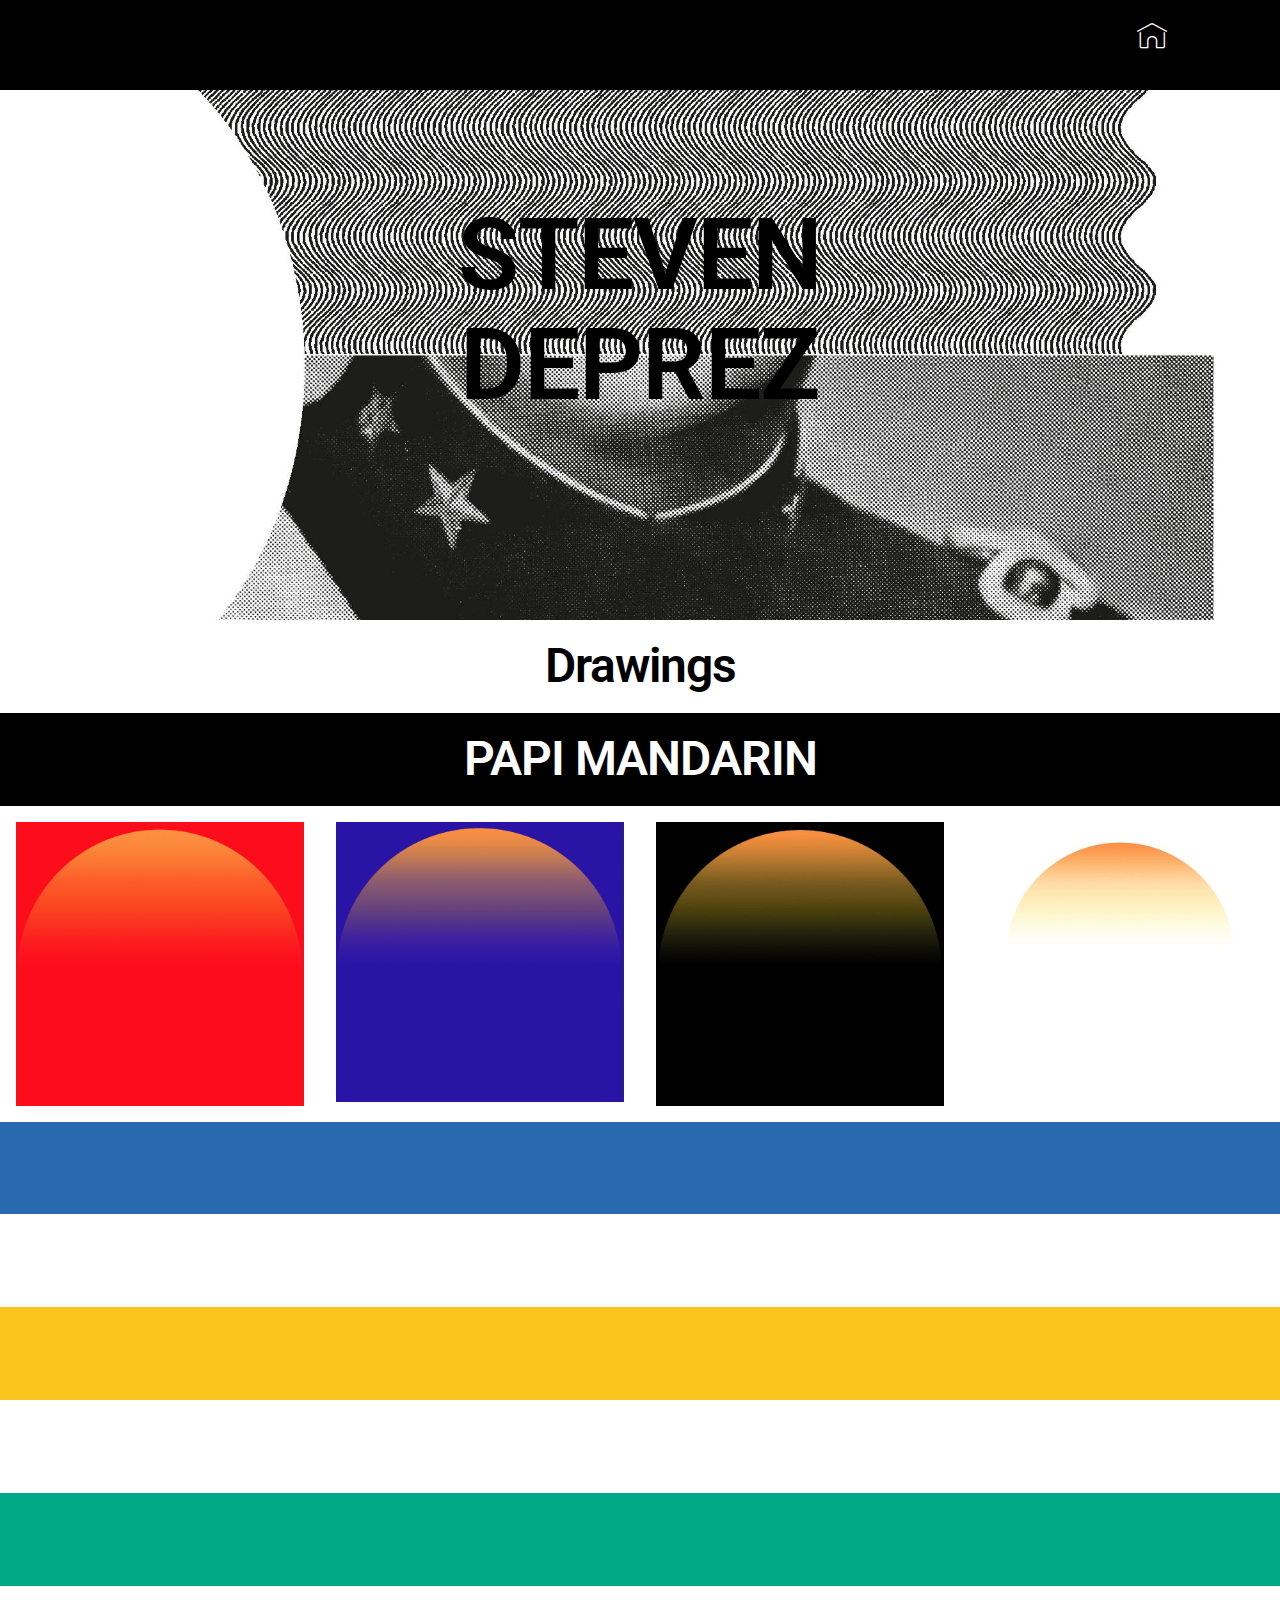
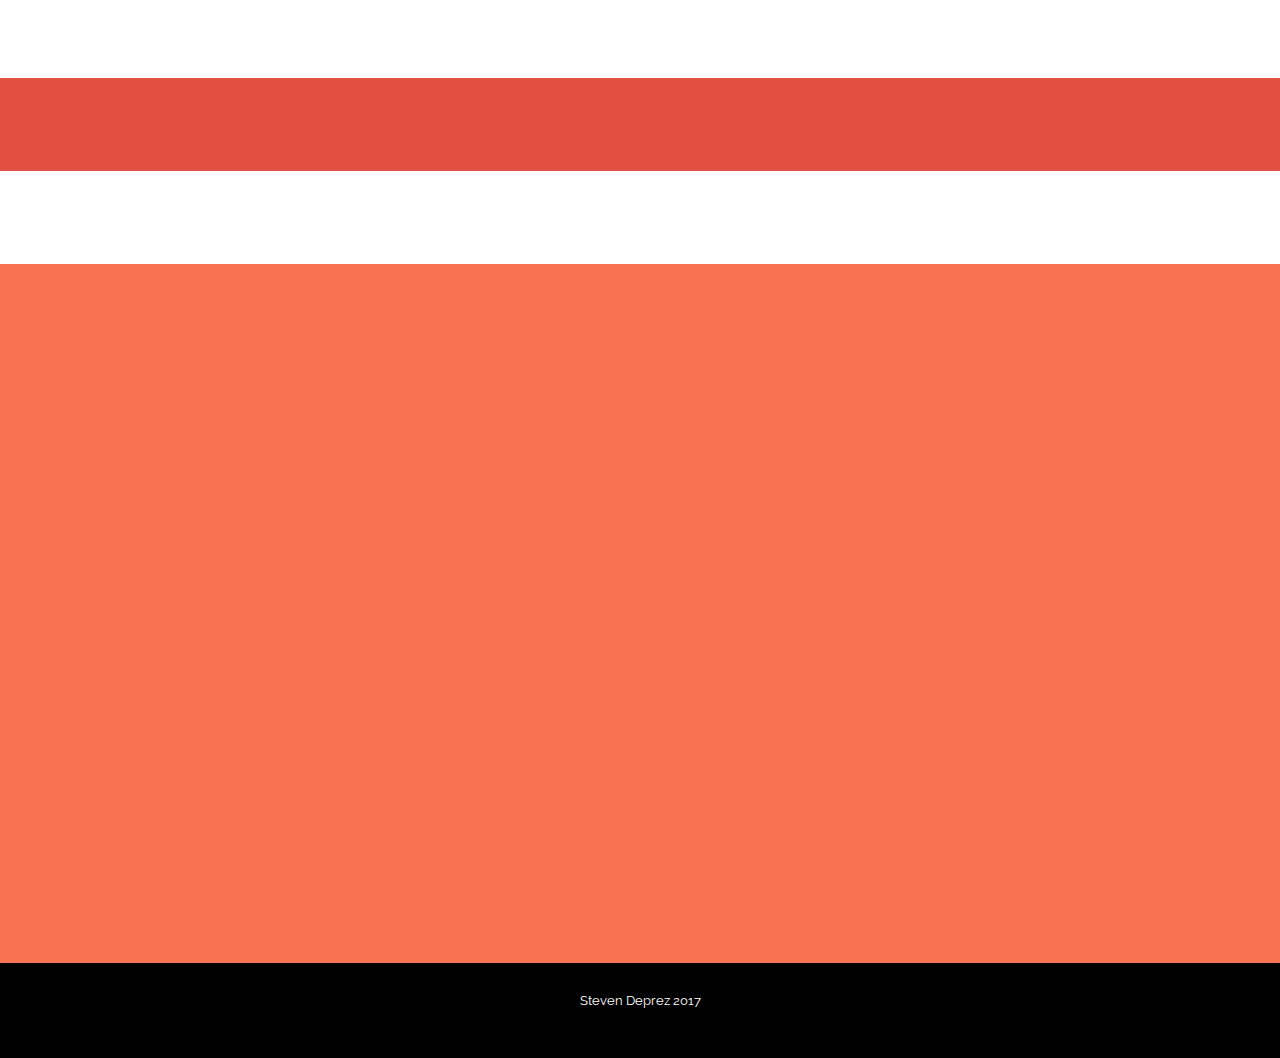
<file: index.html>
<!DOCTYPE html>
<html>
<head>
  <!-- Site made with Mobirise Website Builder v4.3.0, https://mobirise.com -->
  <meta charset="UTF-8">
  <meta http-equiv="X-UA-Compatible" content="IE=edge">
  <meta name="generator" content="Mobirise v4.3.0, mobirise.com">
  <meta name="viewport" content="width=device-width, initial-scale=1">
  <link rel="shortcut icon" href="assets/images/mbr-favicon.png" type="image/x-icon">
  <meta name="description" content="Steven Deprez, LUCA 2016-2017, Graphic Design, contact: steven_deprez@hotmail.com">
  <title>Steven Deprez</title>
  <link rel="stylesheet" href="assets/web/assets/mobirise-icons/mobirise-icons.css">
  <link rel="stylesheet" href="https://fonts.googleapis.com/css?family=Montserrat:400,700">
  <link rel="stylesheet" href="https://fonts.googleapis.com/css?family=Raleway:100,100i,200,200i,300,300i,400,400i,500,500i,600,600i,700,700i,800,800i,900,900i">
  <link rel="stylesheet" href="assets/et-line-font-plugin/style.css">
  <link rel="stylesheet" href="https://fonts.googleapis.com/css?family=Lora:400,700,400italic,700italic&subset=latin">
  <link rel="stylesheet" href="assets/bootstrap-material-design-font/css/material.css">
  <link rel="stylesheet" href="assets/tether/tether.min.css">
  <link rel="stylesheet" href="assets/bootstrap/css/bootstrap.min.css">
  <link rel="stylesheet" href="assets/animate.css/animate.min.css">
  <link rel="stylesheet" href="assets/dropdown/css/style.css">
  <link rel="stylesheet" href="assets/theme/css/style.css">
  <link rel="stylesheet" href="assets/mobirise-gallery/style.css">
  <link rel="stylesheet" href="assets/theme/css/style-rtl.css">
  <link rel="stylesheet" href="assets/mobirise/css/mbr-additional.css" type="text/css">
  
  
  
</head>
<body class="rtl">
<section id="ext_menu-1y" data-rv-view="0">

    <nav class="navbar navbar-dropdown navbar-fixed-top">
        <div class="container">

            <div class="mbr-table">
                
                <div class="mbr-table-cell">

                    <button class="navbar-toggler pull-xs-right hidden-md-up" type="button" data-toggle="collapse" data-target="#exCollapsingNavbar">
                        <div class="hamburger-icon"></div>
                    </button>

                    <ul class="nav-dropdown collapse pull-xs-right nav navbar-nav navbar-toggleable-sm" id="exCollapsingNavbar"><li class="nav-item"><a class="nav-link link" href="index.html"><span class="mbri-home mbr-iconfont mbr-iconfont-btn" style="font-size: 30px; color: rgb(255, 255, 255);"></span></a></li></ul>
                    <button hidden="" class="navbar-toggler navbar-close" type="button" data-toggle="collapse" data-target="#exCollapsingNavbar">
                        <div class="close-icon"></div>
                    </button>

                </div>
            </div>

        </div>
    </nav>

</section>

<section class="engine"><a href="https://mobirise.co/h">make a website for free</a></section><section class="mbr-section article mbr-parallax-background mbr-after-navbar" id="msg-box8-1s" data-rv-view="2" style="background-image: url(assets/images/trump-pagina-7-2000x2629.jpg); padding-top: 200px; padding-bottom: 200px;">

    
    <div class="container">
        <div class="row">
            <div class="col-md-8 col-md-offset-2 text-xs-center">
                <h3 class="mbr-section-title display-2">STEVEN DEPREZ</h3>
                
                
            </div>
        </div>
    </div>

</section>

<section class="mbr-section mbr-section__container article" id="header3-16" data-rv-view="5" style="background-color: rgb(255, 255, 255); padding-top: 20px; padding-bottom: 20px;">
    <div class="container">
        <div class="row">
            <div class="col-xs-12">
                <h3 class="mbr-section-title display-2"><a href="Tekeningen.html" class="text-primary">Drawings</a><br></h3>
                
            </div>
        </div>
    </div>
</section>

<section class="mbr-section mbr-section__container article" id="header3-27" data-rv-view="81" style="background-color: rgb(0, 0, 0); padding-top: 20px; padding-bottom: 20px;">
    <div class="container">
        <div class="row">
            <div class="col-xs-12">
                <h3 class="mbr-section-title display-2">PAPI MANDARIN</h3>
                
            </div>
        </div>
    </div>
</section>

<section class="mbr-gallery mbr-section mbr-section-nopadding mbr-slider-carousel" data-filter="false" id="gallery4-26" data-rv-view="34" style="background-color: rgb(255, 255, 255); padding-top: 0rem; padding-bottom: 0rem;">
    <!-- Filter -->
    

    <!-- Gallery -->
    <div class="mbr-gallery-row">
        <div class=" mbr-gallery-layout-default">
            <div>
                <div>
                    <div class="mbr-gallery-item mbr-gallery-item__mobirise3 mbr-gallery-item--p1" data-video-url="false" data-tags="Animated">
                        <div href="#lb-gallery4-26" data-slide-to="0" data-toggle="modal">
                            
                            

                            <img src="assets/images/schermafbeelding-2017-09-17-om-16.10.28-1532x1512-800x789.png" alt="">
                            
                            <span class="icon-focus"></span>
                            
                        </div>
                    </div><div class="mbr-gallery-item mbr-gallery-item__mobirise3 mbr-gallery-item--p1" data-video-url="false" data-tags="Animated">
                        <div href="#lb-gallery4-26" data-slide-to="1" data-toggle="modal">
                            
                            

                            <img src="assets/images/schermafbeelding-2017-09-17-om-16.06.47-1532x1494-800x780.png" alt="">
                            
                            <span class="icon-focus"></span>
                            
                        </div>
                    </div><div class="mbr-gallery-item mbr-gallery-item__mobirise3 mbr-gallery-item--p1" data-video-url="false" data-tags="Animated">
                        <div href="#lb-gallery4-26" data-slide-to="2" data-toggle="modal">
                            
                            

                            <img src="assets/images/papi-plaat3-2000x1973-800x789.jpg" alt="">
                            
                            <span class="icon-focus"></span>
                            
                        </div>
                    </div><div class="mbr-gallery-item mbr-gallery-item__mobirise3 mbr-gallery-item--p1" data-video-url="false" data-tags="Animated">
                        <div href="#lb-gallery4-26" data-slide-to="3" data-toggle="modal">
                            
                            

                            <img src="assets/images/papiplaat-2000x1973-800x789.jpg" alt="">
                            
                            <span class="icon-focus"></span>
                            
                        </div>
                    </div>
                </div>
            </div>
            <div class="clearfix"></div>
        </div>
    </div>

    <!-- Lightbox -->
    <div data-app-prevent-settings="" class="mbr-slider modal fade carousel slide" tabindex="-1" data-keyboard="true" data-interval="false" id="lb-gallery4-26">
        <div class="modal-dialog">
            <div class="modal-content">
                <div class="modal-body">
                    <ol class="carousel-indicators">
                        <li data-app-prevent-settings="" data-target="#lb-gallery4-26" data-slide-to="0"></li><li data-app-prevent-settings="" data-target="#lb-gallery4-26" data-slide-to="1"></li><li data-app-prevent-settings="" data-target="#lb-gallery4-26" data-slide-to="2"></li><li data-app-prevent-settings="" data-target="#lb-gallery4-26" class=" active" data-slide-to="3"></li>
                    </ol>
                    <div class="carousel-inner">
                        <div class="carousel-item">
                            <img src="assets/images/schermafbeelding-2017-09-17-om-16.10.28-1532x1512.png" alt="">
                        </div><div class="carousel-item">
                            <img src="assets/images/schermafbeelding-2017-09-17-om-16.06.47-1532x1494.png" alt="">
                        </div><div class="carousel-item">
                            <img src="assets/images/papi-plaat3-2000x1973.jpg" alt="">
                        </div><div class="carousel-item active">
                            <img src="assets/images/papiplaat-2000x1973.jpg" alt="">
                        </div>
                    </div>
                    <a class="left carousel-control" role="button" data-slide="prev" href="#lb-gallery4-26">
                        <span class="icon-prev" aria-hidden="true"></span>
                        <span class="sr-only">Previous</span>
                    </a>
                    <a class="right carousel-control" role="button" data-slide="next" href="#lb-gallery4-26">
                        <span class="icon-next" aria-hidden="true"></span>
                        <span class="sr-only">Next</span>
                    </a>

                    <a class="close" href="#" role="button" data-dismiss="modal">
                        <span aria-hidden="true">×</span>
                        <span class="sr-only">Close</span>
                    </a>
                </div>
            </div>
        </div>
    </div>
</section>

<section class="mbr-section mbr-section__container article" id="header3-17" data-rv-view="7" style="background-color: rgb(41, 105, 176); padding-top: 20px; padding-bottom: 20px;">
    <div class="container">
        <div class="row">
            <div class="col-xs-12">
                <h3 class="mbr-section-title display-2"><a href="Grap.html" class="text-primary">Joke</a></h3>
                
            </div>
        </div>
    </div>
</section>

<section class="mbr-section mbr-section__container article" id="header3-18" data-rv-view="9" style="background-color: rgb(255, 255, 255); padding-top: 20px; padding-bottom: 20px;">
    <div class="container">
        <div class="row">
            <div class="col-xs-12">
                <h3 class="mbr-section-title display-2"><a href="IstanbulEkspres.html" class="text-primary">Istanbul Ekspres</a><br></h3>
                
            </div>
        </div>
    </div>
</section>

<section class="mbr-section mbr-section__container article" id="header3-19" data-rv-view="11" style="background-color: rgb(250, 197, 28); padding-top: 20px; padding-bottom: 20px;">
    <div class="container">
        <div class="row">
            <div class="col-xs-12">
                <h3 class="mbr-section-title display-2"><a href="Vinyl.html" class="text-primary">Music for Insomniacs</a></h3>
                
            </div>
        </div>
    </div>
</section>

<section class="mbr-section mbr-section__container article" id="header3-1a" data-rv-view="13" style="background-color: rgb(255, 255, 255); padding-top: 20px; padding-bottom: 20px;">
    <div class="container">
        <div class="row">
            <div class="col-xs-12">
                <h3 class="mbr-section-title display-2"><a href="Kunstgeschiendenis.html" class="text-primary">The New Medieval Panorama</a></h3>
                
            </div>
        </div>
    </div>
</section>

<section class="mbr-section mbr-section__container article" id="header3-1b" data-rv-view="15" style="background-color: rgb(0, 168, 133); padding-top: 20px; padding-bottom: 20px;">
    <div class="container">
        <div class="row">
            <div class="col-xs-12">
                <h3 class="mbr-section-title display-2"><a href="page9.html" class="text-primary">A Neglected Herbarium</a></h3>
                
            </div>
        </div>
    </div>
</section>

<section class="mbr-section mbr-section__container article" id="header3-1c" data-rv-view="17" style="background-color: rgb(255, 255, 255); padding-top: 20px; padding-bottom: 20px;">
    <div class="container">
        <div class="row">
            <div class="col-xs-12">
                <h3 class="mbr-section-title display-2"><a href="Newspaper Trump.html" class="text-primary">Newspaper Trump</a></h3>
                
            </div>
        </div>
    </div>
</section>

<section class="mbr-section mbr-section__container article" id="header3-1t" data-rv-view="19" style="background-color: rgb(226, 80, 65); padding-top: 20px; padding-bottom: 20px;">
    <div class="container">
        <div class="row">
            <div class="col-xs-12">
                <h3 class="mbr-section-title display-2"><a href="fantastic voyage.html" class="text-primary">Fantastic Voyage</a></h3>
                
            </div>
        </div>
    </div>
</section>

<section class="mbr-section mbr-section__container article" id="header3-1u" data-rv-view="21" style="background-color: rgb(255, 255, 255); padding-top: 20px; padding-bottom: 20px;">
    <div class="container">
        <div class="row">
            <div class="col-xs-12">
                <h3 class="mbr-section-title display-2"><a href="Strangersonatrain.html" class="text-primary">Strangers on a Train</a></h3>
                
            </div>
        </div>
    </div>
</section>

<section class="mbr-section form1" id="form1-x" data-rv-view="23" style="background-color: rgb(249, 115, 82); padding-top: 120px; padding-bottom: 120px;">
    
    <div class="mbr-section mbr-section__container mbr-section__container--middle">
        <div class="container">
            <div class="row">
                <div class="col-xs-12 text-xs-center">
                    <h3 class="mbr-section-title display-2">Contact me</h3>
                    
                </div>
            </div>
        </div>
    </div>
    <div class="mbr-section mbr-section-nopadding">
        <div class="container">
            <div class="row">
                <div class="col-xs-12 col-lg-10 col-lg-offset-1" data-form-type="formoid">


                    <div data-form-alert="true">
                        <div hidden="" data-form-alert-success="true" class="alert alert-form alert-success text-xs-center">Thanks for filling out form!</div>
                    </div>


                    <form action="https://mobirise.com/" method="post" data-form-title="Contact me">

                        <input type="hidden" value="gu21DUxaIRfaPL4KvBD8p3oittEnjtwAHLzBId3W/c0IsanI7Q70sz455rsIeyKkK9v644t+cTQsw+pzH2Y4piC6b6UBv0oPjXjdRApBg+JrX1u0EMGUy7tlAxfxHga5" data-form-email="true">

                        <div class="row row-sm-offset">

                            <div class="col-xs-12 col-md-4">
                                <div class="form-group">
                                    <label class="form-control-label" for="form1-x-name">Name<span class="form-asterisk">*</span></label>
                                    <input type="text" class="form-control" name="name" required="" data-form-field="Name" id="form1-x-name">
                                </div>
                            </div>

                            <div class="col-xs-12 col-md-4">
                                <div class="form-group">
                                    <label class="form-control-label" for="form1-x-email">Email<span class="form-asterisk">*</span></label>
                                    <input type="email" class="form-control" name="email" required="" data-form-field="Email" id="form1-x-email">
                                </div>
                            </div>

                            <div class="col-xs-12 col-md-4">
                                <div class="form-group">
                                    <label class="form-control-label" for="form1-x-phone">Phone</label>
                                    <input type="tel" class="form-control" name="phone" data-form-field="Phone" id="form1-x-phone">
                                </div>
                            </div>

                        </div>

                        <div class="form-group">
                            <label class="form-control-label" for="form1-x-message">Message</label>
                            <textarea class="form-control" name="message" rows="7" data-form-field="Message" id="form1-x-message"></textarea>
                        </div>

                        <div><button type="submit" class="btn btn-primary">Send</button></div>

                    </form>
                </div>
            </div>
        </div>
    </div>
</section>

<footer class="mbr-small-footer mbr-section mbr-section-nopadding" id="footer1-1r" data-rv-view="32" style="background-color: rgb(0, 0, 0); padding-top: 1.75rem; padding-bottom: 1.75rem;">
    
    <div class="container text-xs-center">
        <p>Steven Deprez 2017<br><br></p>
    </div>
</footer>


  <script src="assets/web/assets/jquery/jquery.min.js"></script>
  <script src="assets/tether/tether.min.js"></script>
  <script src="assets/bootstrap/js/bootstrap.min.js"></script>
  <script src="assets/jarallax/jarallax.js"></script>
  <script src="assets/smooth-scroll/smooth-scroll.js"></script>
  <script src="assets/viewport-checker/jquery.viewportchecker.js"></script>
  <script src="assets/dropdown/js/script.min.js"></script>
  <script src="assets/bootstrap-carousel-swipe/bootstrap-carousel-swipe.js"></script>
  <script src="assets/masonry/masonry.pkgd.min.js"></script>
  <script src="assets/imagesloaded/imagesloaded.pkgd.min.js"></script>
  <script src="assets/touch-swipe/jquery.touch-swipe.min.js"></script>
  <script src="assets/theme/js/script.js"></script>
  <script src="assets/mobirise-gallery/player.min.js"></script>
  <script src="assets/mobirise-gallery/script.js"></script>
  <script src="assets/formoid/formoid.min.js"></script>
  
  
  <input name="animation" type="hidden">
   <div id="scrollToTop" class="scrollToTop mbr-arrow-up"><a style="text-align: center;"><i class="mbr-arrow-up-icon"></i></a></div>
  </body>
</html>
</file>
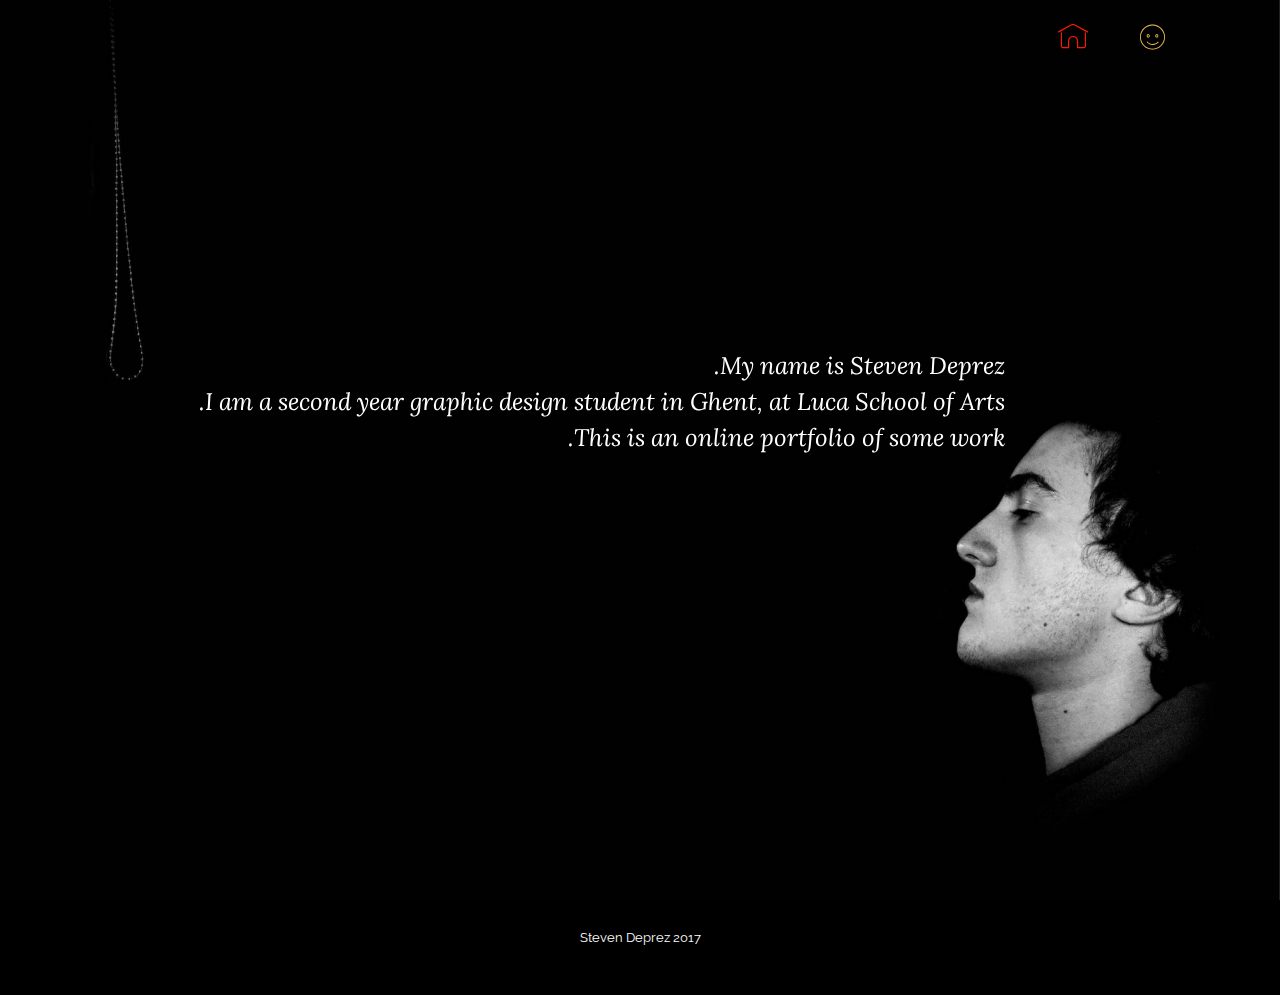
<file: about..html>
<!DOCTYPE html>
<html>
<head>
  <!-- Site made with Mobirise Website Builder v3.12.1, https://mobirise.com -->
  <meta charset="UTF-8">
  <meta http-equiv="X-UA-Compatible" content="IE=edge">
  <meta name="generator" content="Mobirise v3.12.1, mobirise.com">
  <meta name="viewport" content="width=device-width, initial-scale=1">
  <link rel="shortcut icon" href="assets/images/logo.png" type="image/x-icon">
  <meta name="description" content="Beschrijving Deprez Steven, tekening, 
Steven Deprez, LUCA 2016-2017, Graphic Design, contact: steven_deprez@hotmail.com">
  <title>Over mij</title>
  <link rel="stylesheet" href="https://fonts.googleapis.com/css?family=Lora:400,700,400italic,700italic&amp;subset=latin">
  <link rel="stylesheet" href="https://fonts.googleapis.com/css?family=Montserrat:400,700">
  <link rel="stylesheet" href="https://fonts.googleapis.com/css?family=Raleway:100,100i,200,200i,300,300i,400,400i,500,500i,600,600i,700,700i,800,800i,900,900i">
  <link rel="stylesheet" href="assets/bootstrap-material-design-font/css/material.css">
  <link rel="stylesheet" href="assets/web/assets/mobirise-icons/mobirise-icons.css">
  <link rel="stylesheet" href="assets/et-line-font-plugin/style.css">
  <link rel="stylesheet" href="assets/tether/tether.min.css">
  <link rel="stylesheet" href="assets/bootstrap/css/bootstrap.min.css">
  <link rel="stylesheet" href="assets/dropdown/css/style.css">
  <link rel="stylesheet" href="assets/animate.css/animate.min.css">
  <link rel="stylesheet" href="assets/theme/css/style.css">
  <link rel="stylesheet" href="assets/theme/css/style-rtl.css">
  <link rel="stylesheet" href="assets/mobirise/css/mbr-additional.css" type="text/css">
  
  
  
</head>
<body class="rtl">
<section id="ext_menu-4">

    <nav class="navbar navbar-dropdown">
        <div class="container">

            <div class="mbr-table">
                
                <div class="mbr-table-cell">

                    <button class="navbar-toggler pull-xs-right hidden-md-up" type="button" data-toggle="collapse" data-target="#exCollapsingNavbar">
                        <div class="hamburger-icon"></div>
                    </button>

                    <ul class="nav-dropdown collapse pull-xs-right nav navbar-nav navbar-toggleable-sm" id="exCollapsingNavbar"><li class="nav-item"><a class="nav-link link" href="index.html"><span class="mbri-home mbr-iconfont mbr-iconfont-btn" style="font-size: 30px; color: rgb(255, 24, 0);"></span></a></li><li class="nav-item"><a class="nav-link link" href="about..html"><span class="etl-icon icon-happy mbr-iconfont mbr-iconfont-btn" style="font-size: 25px;"></span></a></li></ul>
                    <button hidden="" class="navbar-toggler navbar-close" type="button" data-toggle="collapse" data-target="#exCollapsingNavbar">
                        <div class="close-icon"></div>
                    </button>

                </div>
            </div>

        </div>
    </nav>

</section>

<section class="engine"><a rel="external" href="https://mobirise.com">mobirise.com</a></section><section class="mbr-section mbr-section-hero mbr-section-full mbr-parallax-background mbr-after-navbar" id="header5-r" style="background-image: url(assets/images/moimeme-2000x1663.jpg);">

    

    <div class="mbr-table-cell">

        <div class="container">
            <div class="row">
                <div class="mbr-section col-md-10">

                    
                    <p class="mbr-section-lead lead">My name is Steven Deprez.<br>I am a second year graphic design student in Ghent, at Luca School of Arts.<br>This is an online portfolio of some work.<br><br></p>
                    
                </div>
            </div>
        </div>
    </div>

    

</section>

<footer class="mbr-small-footer mbr-section mbr-section-nopadding" id="footer1-1r" style="background-color: rgb(0, 0, 0); padding-top: 1.75rem; padding-bottom: 1.75rem;">
    
    <div class="container">
        <p class="text-xs-center">Steven Deprez 2017<br><br></p>
    </div>
</footer>


  <script src="assets/web/assets/jquery/jquery.min.js"></script>
  <script src="assets/tether/tether.min.js"></script>
  <script src="assets/bootstrap/js/bootstrap.min.js"></script>
  <script src="assets/smooth-scroll/smooth-scroll.js"></script>
  <script src="assets/dropdown/js/script.min.js"></script>
  <script src="assets/touch-swipe/jquery.touch-swipe.min.js"></script>
  <script src="assets/viewport-checker/jquery.viewportchecker.js"></script>
  <script src="assets/jarallax/jarallax.js"></script>
  <script src="assets/theme/js/script.js"></script>
  
  
  <input name="animation" type="hidden">
   <div id="scrollToTop" class="scrollToTop mbr-arrow-up"><a style="text-align: center;"><i class="mbr-arrow-up-icon"></i></a></div>
  </body>
</html>
</file>
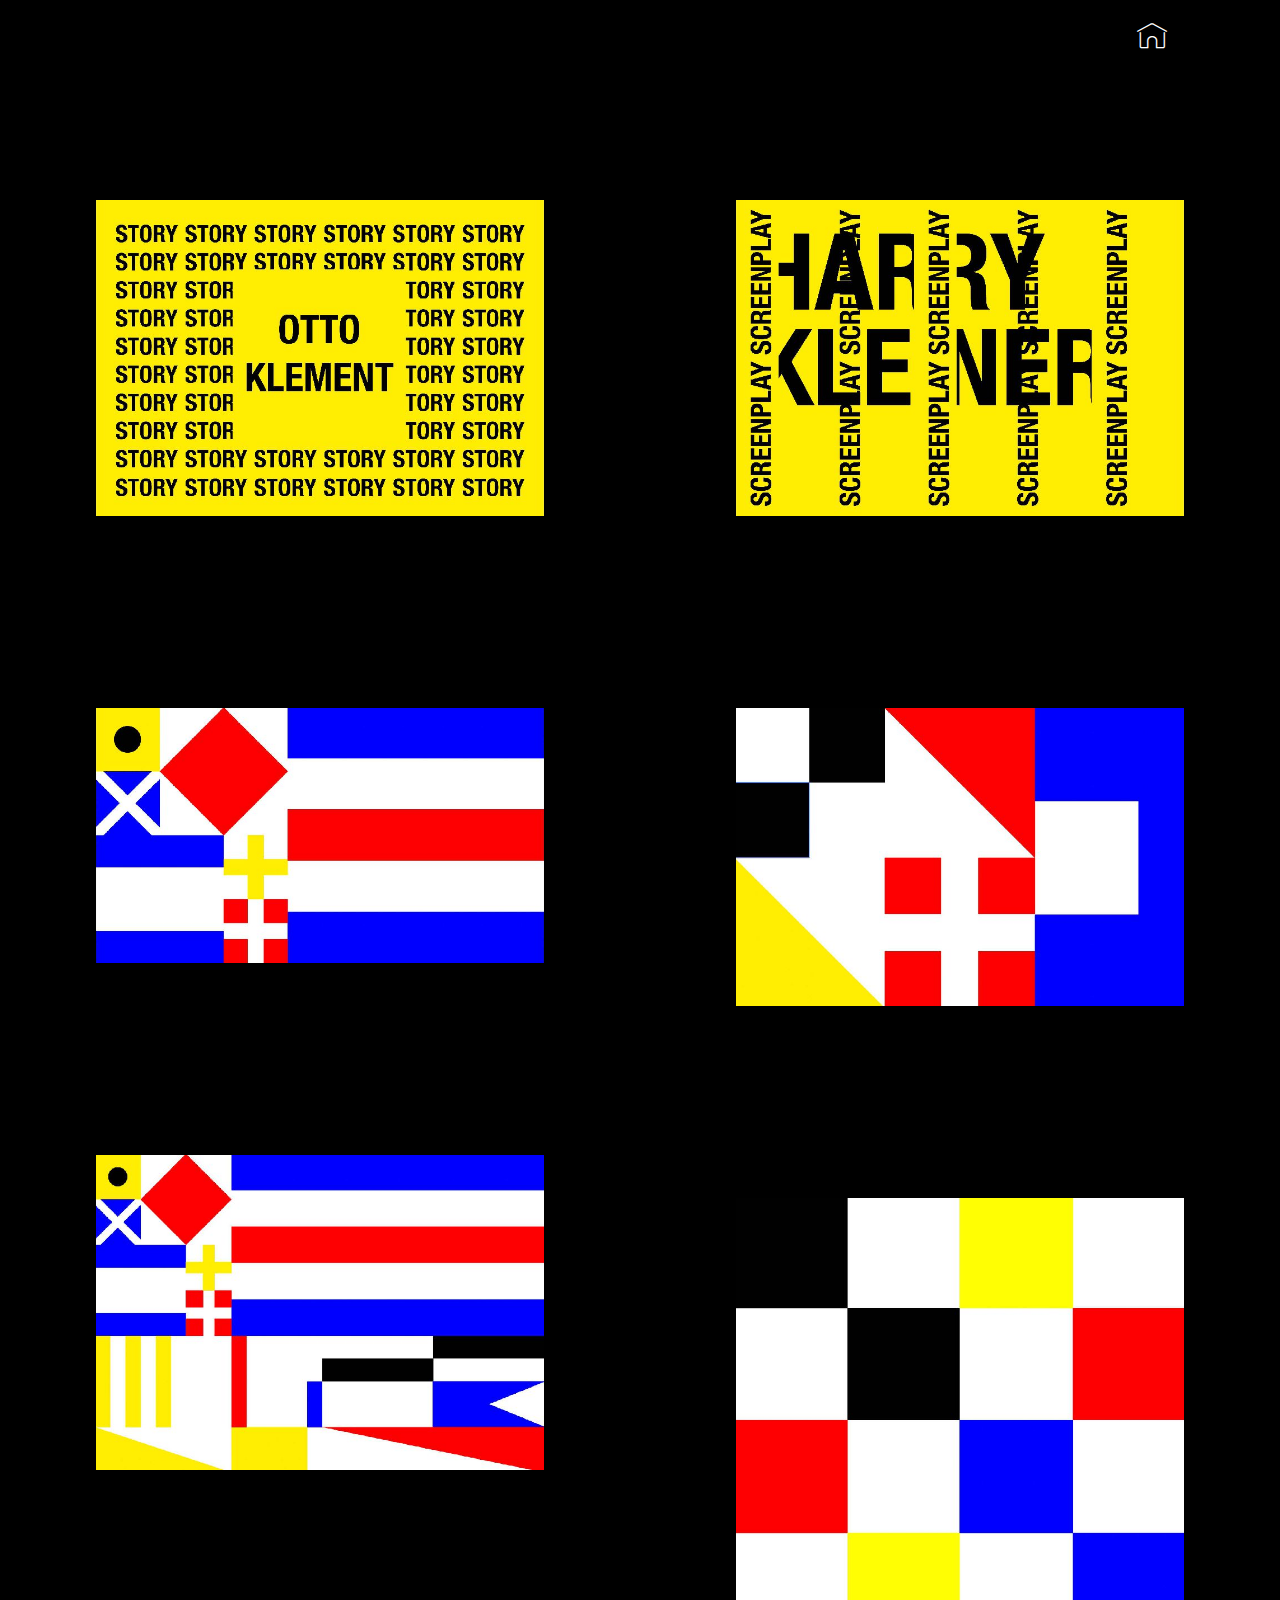
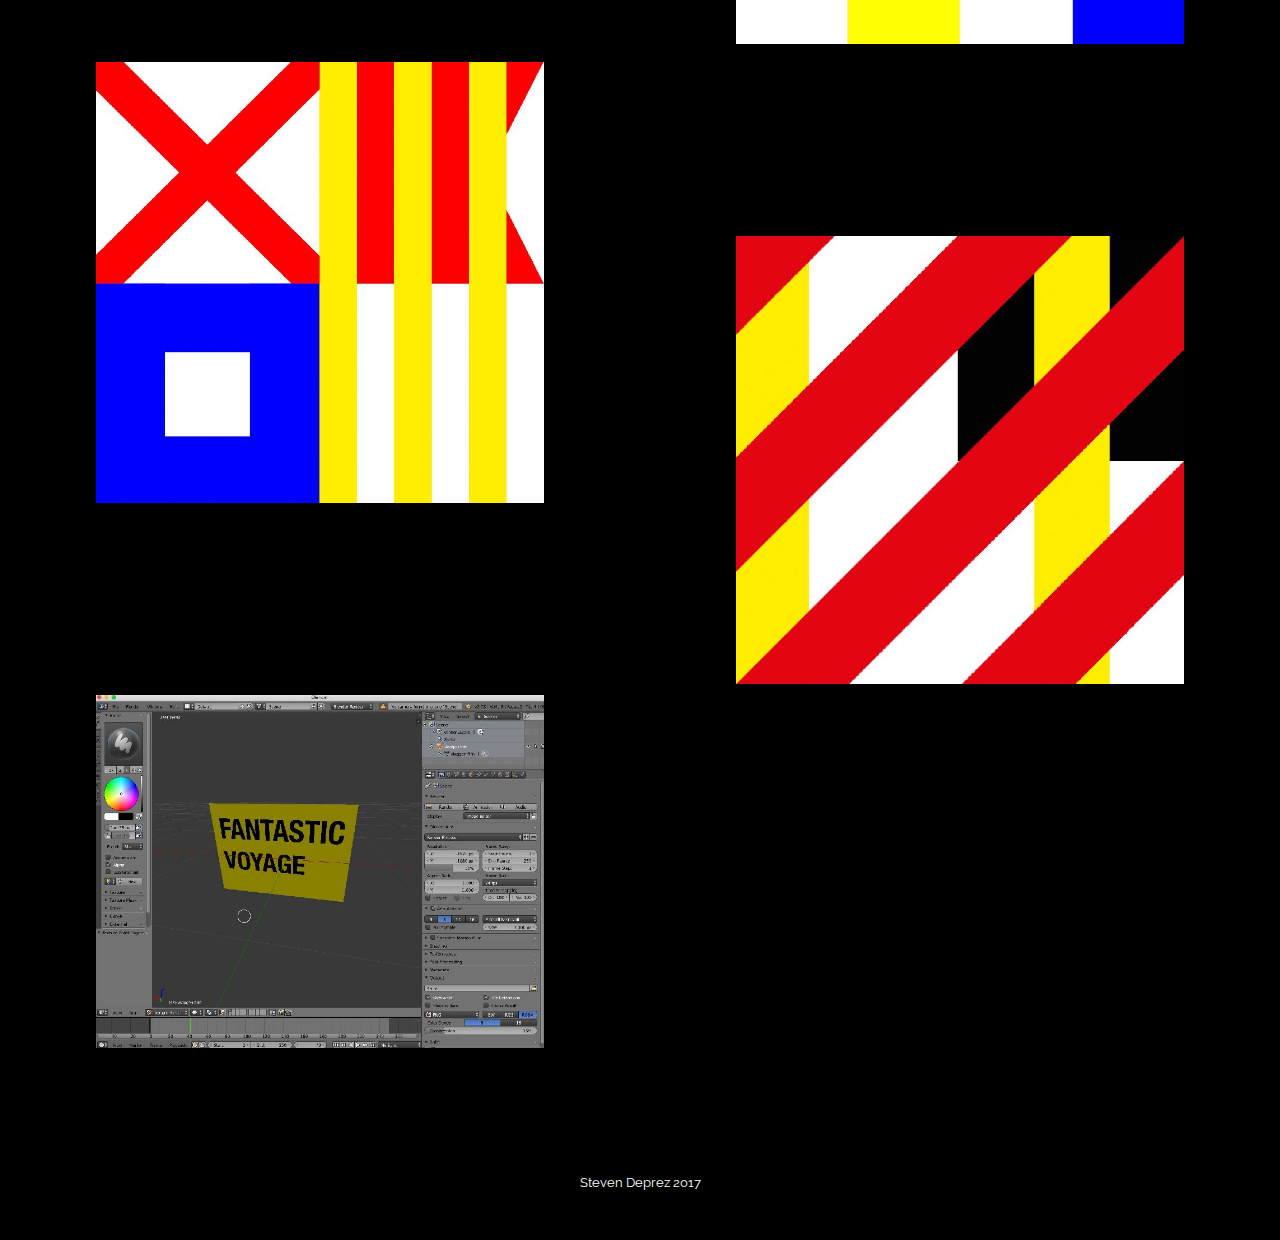
<file: fantastic voyage.html>
<!DOCTYPE html>
<html>
<head>
  <!-- Site made with Mobirise Website Builder v4.3.0, https://mobirise.com -->
  <meta charset="UTF-8">
  <meta http-equiv="X-UA-Compatible" content="IE=edge">
  <meta name="generator" content="Mobirise v4.3.0, mobirise.com">
  <meta name="viewport" content="width=device-width, initial-scale=1">
  <link rel="shortcut icon" href="assets/images/mbr-favicon.png" type="image/x-icon">
  <meta name="description" content="Steven Deprez, Steven, Deprez, LUCA, Fantastic Voyage, Fantastic Voyage">
  <title>A Fantastic Voyage</title>
  <link rel="stylesheet" href="assets/web/assets/mobirise-icons/mobirise-icons.css">
  <link rel="stylesheet" href="https://fonts.googleapis.com/css?family=Montserrat:400,700">
  <link rel="stylesheet" href="https://fonts.googleapis.com/css?family=Raleway:100,100i,200,200i,300,300i,400,400i,500,500i,600,600i,700,700i,800,800i,900,900i">
  <link rel="stylesheet" href="assets/et-line-font-plugin/style.css">
  <link rel="stylesheet" href="https://fonts.googleapis.com/css?family=Lora:400,700,400italic,700italic&subset=latin">
  <link rel="stylesheet" href="assets/bootstrap-material-design-font/css/material.css">
  <link rel="stylesheet" href="assets/tether/tether.min.css">
  <link rel="stylesheet" href="assets/bootstrap/css/bootstrap.min.css">
  <link rel="stylesheet" href="assets/animate.css/animate.min.css">
  <link rel="stylesheet" href="assets/dropdown/css/style.css">
  <link rel="stylesheet" href="assets/theme/css/style.css">
  <link rel="stylesheet" href="assets/mobirise-gallery/style.css">
  <link rel="stylesheet" href="assets/theme/css/style-rtl.css">
  <link rel="stylesheet" href="assets/mobirise/css/mbr-additional.css" type="text/css">
  
  
  
</head>
<body class="rtl">
<section id="ext_menu-1v" data-rv-view="494">

    <nav class="navbar navbar-dropdown navbar-fixed-top">
        <div class="container">

            <div class="mbr-table">
                
                <div class="mbr-table-cell">

                    <button class="navbar-toggler pull-xs-right hidden-md-up" type="button" data-toggle="collapse" data-target="#exCollapsingNavbar">
                        <div class="hamburger-icon"></div>
                    </button>

                    <ul class="nav-dropdown collapse pull-xs-right nav navbar-nav navbar-toggleable-sm" id="exCollapsingNavbar"><li class="nav-item"><a class="nav-link link" href="index.html"><span class="mbri-home mbr-iconfont mbr-iconfont-btn" style="font-size: 30px; color: rgb(255, 255, 255);"></span></a></li></ul>
                    <button hidden="" class="navbar-toggler navbar-close" type="button" data-toggle="collapse" data-target="#exCollapsingNavbar">
                        <div class="close-icon"></div>
                    </button>

                </div>
            </div>

        </div>
    </nav>

</section>

<section class="engine"><a href="https://mobirise.co/o">bootstrap button</a></section><section class="mbr-gallery mbr-section mbr-section-nopadding mbr-slider-carousel mbr-after-navbar" data-filter="true" id="gallery4-1x" data-rv-view="498" style="background-color: rgb(0, 0, 0); padding-top: 0rem; padding-bottom: 0rem;">
    <!-- Filter -->
    <div class="mbr-gallery-filter container gallery-filter-active">
        <ul>
            <li class="mbr-gallery-filter-all active">All</li>
        </ul>
    </div>

    <!-- Gallery -->
    <div class="mbr-gallery-row">
        <div class=" mbr-gallery-layout-default">
            <div>
                <div>
                    <div class="mbr-gallery-item mbr-gallery-item__mobirise3 mbr-gallery-item--p6" data-video-url="false" data-tags="Animated">
                        <div href="#lb-gallery4-1x" data-slide-to="0" data-toggle="modal">
                            
                            

                            <img src="assets/images/portfolio-steven-deprez-18-mei-1-van-12-2000x1413-800x565.jpg">
                            
                            <span class="icon-focus"></span>
                            
                        </div>
                    </div><div class="mbr-gallery-item mbr-gallery-item__mobirise3 mbr-gallery-item--p6" data-video-url="false" data-tags="Animated">
                        <div href="#lb-gallery4-1x" data-slide-to="1" data-toggle="modal">
                            
                            

                            <img src="assets/images/portfolio-steven-deprez-18-mei-2-van-12-2000x1413-800x565.jpg">
                            
                            <span class="icon-focus"></span>
                            
                        </div>
                    </div><div class="mbr-gallery-item mbr-gallery-item__mobirise3 mbr-gallery-item--p6" data-video-url="false" data-tags="Animated">
                        <div href="#lb-gallery4-1x" data-slide-to="2" data-toggle="modal">
                            
                            

                            <img src="assets/images/portfolio-steven-deprez-18-mei-7-van-12-2000x1141-800x456.jpg">
                            
                            <span class="icon-focus"></span>
                            
                        </div>
                    </div><div class="mbr-gallery-item mbr-gallery-item__mobirise3 mbr-gallery-item--p6" data-video-url="false" data-tags="Animated">
                        <div href="#lb-gallery4-1x" data-slide-to="3" data-toggle="modal">
                            
                            

                            <img src="assets/images/portfolio-steven-deprez-18-mei-8-van-12-2000x1333-800x533.jpg">
                            
                            <span class="icon-focus"></span>
                            
                        </div>
                    </div><div class="mbr-gallery-item mbr-gallery-item__mobirise3 mbr-gallery-item--p6" data-video-url="false" data-tags="Animated">
                        <div href="#lb-gallery4-1x" data-slide-to="4" data-toggle="modal">
                            
                            

                            <img src="assets/images/portfolio-steven-deprez-18-mei-9-van-12-2000x1406-800x562.jpg">
                            
                            <span class="icon-focus"></span>
                            
                        </div>
                    </div><div class="mbr-gallery-item mbr-gallery-item__mobirise3 mbr-gallery-item--p6" data-video-url="false" data-tags="Animated">
                        <div href="#lb-gallery4-1x" data-slide-to="5" data-toggle="modal">
                            
                            

                            <img src="assets/images/portfolio-steven-deprez-18-mei-10-van-12-2000x1992-800x796.jpg">
                            
                            <span class="icon-focus"></span>
                            
                        </div>
                    </div><div class="mbr-gallery-item mbr-gallery-item__mobirise3 mbr-gallery-item--p6" data-video-url="false" data-tags="Animated">
                        <div href="#lb-gallery4-1x" data-slide-to="6" data-toggle="modal">
                            
                            

                            <img src="assets/images/portfolio-steven-deprez-18-mei-11-van-12-2000x1970-800x788.jpg">
                            
                            <span class="icon-focus"></span>
                            
                        </div>
                    </div><div class="mbr-gallery-item mbr-gallery-item__mobirise3 mbr-gallery-item--p6" data-video-url="false" data-tags="Animated">
                        <div href="#lb-gallery4-1x" data-slide-to="7" data-toggle="modal">
                            
                            

                            <img src="assets/images/portfolio-steven-deprez-18-mei-12-van-12-2000x2000-800x800.jpg">
                            
                            <span class="icon-focus"></span>
                            
                        </div>
                    </div><div class="mbr-gallery-item mbr-gallery-item__mobirise3 mbr-gallery-item--p6" data-video-url="false" data-tags="Animated">
                        <div href="#lb-gallery4-1x" data-slide-to="8" data-toggle="modal">
                            
                            

                            <img src="assets/images/portfolio-steven-deprez-18-mei-6-van-12-2000x1576-800x630.jpg">
                            
                            <span class="icon-focus"></span>
                            
                        </div>
                    </div>
                </div>
            </div>
            <div class="clearfix"></div>
        </div>
    </div>

    <!-- Lightbox -->
    <div data-app-prevent-settings="" class="mbr-slider modal fade carousel slide" tabindex="-1" data-keyboard="true" data-interval="false" id="lb-gallery4-1x">
        <div class="modal-dialog">
            <div class="modal-content">
                <div class="modal-body">
                    <ol class="carousel-indicators">
                        <li data-app-prevent-settings="" data-target="#lb-gallery4-1x" data-slide-to="0"></li><li data-app-prevent-settings="" data-target="#lb-gallery4-1x" data-slide-to="1"></li><li data-app-prevent-settings="" data-target="#lb-gallery4-1x" data-slide-to="2"></li><li data-app-prevent-settings="" data-target="#lb-gallery4-1x" data-slide-to="3"></li><li data-app-prevent-settings="" data-target="#lb-gallery4-1x" data-slide-to="4"></li><li data-app-prevent-settings="" data-target="#lb-gallery4-1x" data-slide-to="5"></li><li data-app-prevent-settings="" data-target="#lb-gallery4-1x" data-slide-to="6"></li><li data-app-prevent-settings="" data-target="#lb-gallery4-1x" data-slide-to="7"></li><li data-app-prevent-settings="" data-target="#lb-gallery4-1x" class=" active" data-slide-to="8"></li>
                    </ol>
                    <div class="carousel-inner">
                        <div class="carousel-item">
                            <img src="assets/images/portfolio-steven-deprez-18-mei-1-van-12-2000x1413.jpg">
                        </div><div class="carousel-item">
                            <img src="assets/images/portfolio-steven-deprez-18-mei-2-van-12-2000x1413.jpg">
                        </div><div class="carousel-item">
                            <img src="assets/images/portfolio-steven-deprez-18-mei-7-van-12-2000x1141.jpg">
                        </div><div class="carousel-item">
                            <img src="assets/images/portfolio-steven-deprez-18-mei-8-van-12-2000x1333.jpg">
                        </div><div class="carousel-item">
                            <img src="assets/images/portfolio-steven-deprez-18-mei-9-van-12-2000x1406.jpg">
                        </div><div class="carousel-item">
                            <img src="assets/images/portfolio-steven-deprez-18-mei-10-van-12-2000x1992.jpg">
                        </div><div class="carousel-item">
                            <img src="assets/images/portfolio-steven-deprez-18-mei-11-van-12-2000x1970.jpg">
                        </div><div class="carousel-item">
                            <img src="assets/images/portfolio-steven-deprez-18-mei-12-van-12-2000x2000.jpg">
                        </div><div class="carousel-item active">
                            <img src="assets/images/portfolio-steven-deprez-18-mei-6-van-12-2000x1576.jpg">
                        </div>
                    </div>
                    <a class="left carousel-control" role="button" data-slide="prev" href="#lb-gallery4-1x">
                        <span class="icon-prev" aria-hidden="true"></span>
                        <span class="sr-only">Previous</span>
                    </a>
                    <a class="right carousel-control" role="button" data-slide="next" href="#lb-gallery4-1x">
                        <span class="icon-next" aria-hidden="true"></span>
                        <span class="sr-only">Next</span>
                    </a>

                    <a class="close" href="#" role="button" data-dismiss="modal">
                        <span aria-hidden="true">×</span>
                        <span class="sr-only">Close</span>
                    </a>
                </div>
            </div>
        </div>
    </div>
</section>

<footer class="mbr-small-footer mbr-section mbr-section-nopadding" id="footer1-1w" data-rv-view="496" style="background-color: rgb(0, 0, 0); padding-top: 1.75rem; padding-bottom: 1.75rem;">
    
    <div class="container text-xs-center">
        <p>Steven Deprez 2017<br><br></p>
    </div>
</footer>


  <script src="assets/web/assets/jquery/jquery.min.js"></script>
  <script src="assets/tether/tether.min.js"></script>
  <script src="assets/bootstrap/js/bootstrap.min.js"></script>
  <script src="assets/smooth-scroll/smooth-scroll.js"></script>
  <script src="assets/touch-swipe/jquery.touch-swipe.min.js"></script>
  <script src="assets/viewport-checker/jquery.viewportchecker.js"></script>
  <script src="assets/dropdown/js/script.min.js"></script>
  <script src="assets/masonry/masonry.pkgd.min.js"></script>
  <script src="assets/imagesloaded/imagesloaded.pkgd.min.js"></script>
  <script src="assets/bootstrap-carousel-swipe/bootstrap-carousel-swipe.js"></script>
  <script src="assets/theme/js/script.js"></script>
  <script src="assets/mobirise-gallery/player.min.js"></script>
  <script src="assets/mobirise-gallery/script.js"></script>
  
  
  <input name="animation" type="hidden">
   <div id="scrollToTop" class="scrollToTop mbr-arrow-up"><a style="text-align: center;"><i class="mbr-arrow-up-icon"></i></a></div>
  </body>
</html>
</file>
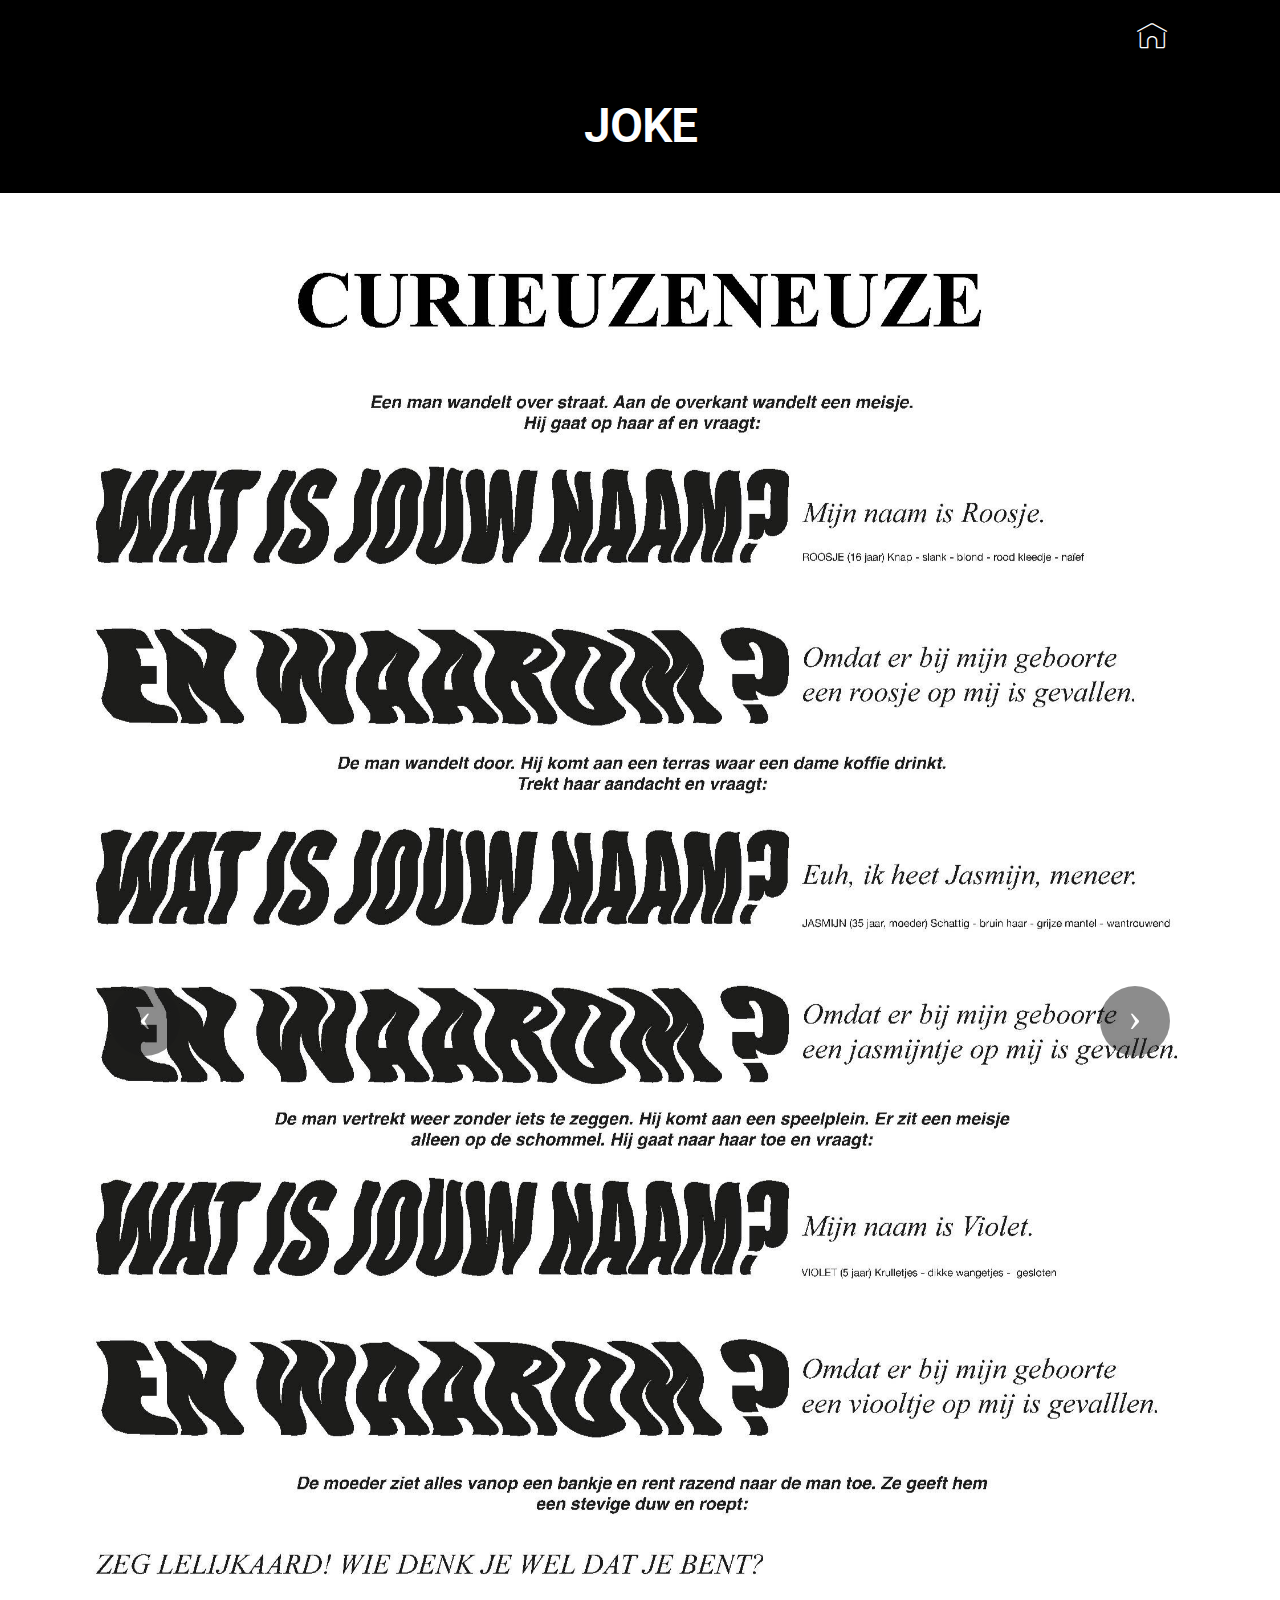
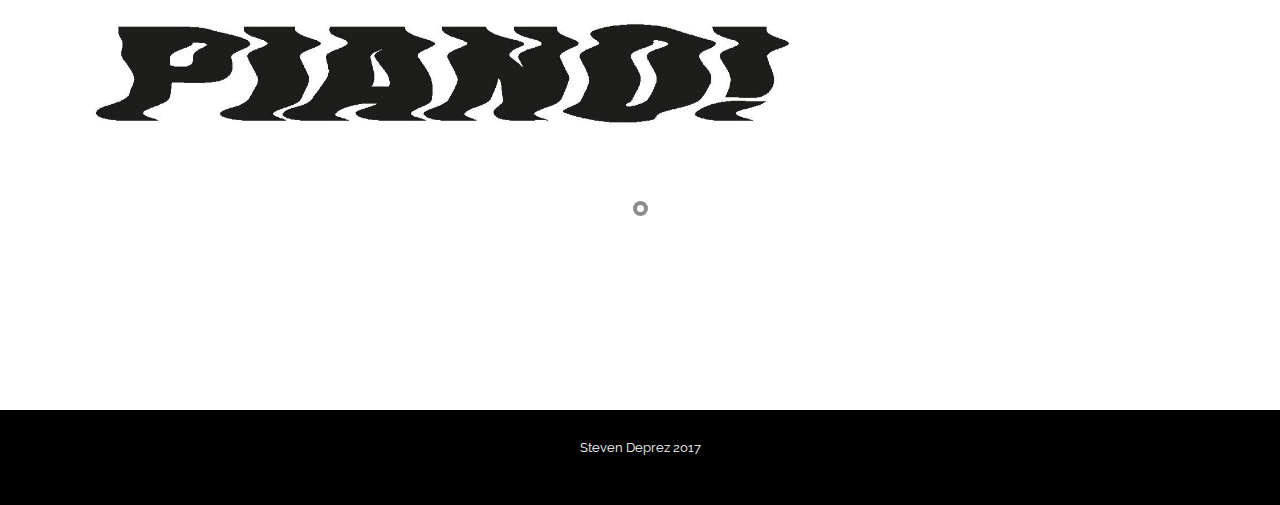
<file: Grap.html>
<!DOCTYPE html>
<html>
<head>
  <!-- Site made with Mobirise Website Builder v4.3.0, https://mobirise.com -->
  <meta charset="UTF-8">
  <meta http-equiv="X-UA-Compatible" content="IE=edge">
  <meta name="generator" content="Mobirise v4.3.0, mobirise.com">
  <meta name="viewport" content="width=device-width, initial-scale=1">
  <link rel="shortcut icon" href="assets/images/mbr-favicon.png" type="image/x-icon">
  <meta name="description" content="Geen tekst, afbeelding mop ontwerp Steven Deprez, LUCA 2016-2017, Graphic Design, contact: steven_deprez@hotmail.com">
  <title>Joke</title>
  <link rel="stylesheet" href="assets/bootstrap-material-design-font/css/material.css">
  <link rel="stylesheet" href="assets/web/assets/mobirise-icons/mobirise-icons.css">
  <link rel="stylesheet" href="https://fonts.googleapis.com/css?family=Montserrat:400,700">
  <link rel="stylesheet" href="https://fonts.googleapis.com/css?family=Raleway:100,100i,200,200i,300,300i,400,400i,500,500i,600,600i,700,700i,800,800i,900,900i">
  <link rel="stylesheet" href="https://fonts.googleapis.com/css?family=Lora:400,700,400italic,700italic&subset=latin">
  <link rel="stylesheet" href="assets/tether/tether.min.css">
  <link rel="stylesheet" href="assets/bootstrap/css/bootstrap.min.css">
  <link rel="stylesheet" href="assets/dropdown/css/style.css">
  <link rel="stylesheet" href="assets/animate.css/animate.min.css">
  <link rel="stylesheet" href="assets/theme/css/style.css">
  <link rel="stylesheet" href="assets/theme/css/style-rtl.css">
  <link rel="stylesheet" href="assets/mobirise/css/mbr-additional.css" type="text/css">
  
  
  
</head>
<body class="rtl">
<section id="ext_menu-d" data-rv-view="230">

    <nav class="navbar navbar-dropdown navbar-fixed-top">
        <div class="container">

            <div class="mbr-table">
                
                <div class="mbr-table-cell">

                    <button class="navbar-toggler pull-xs-right hidden-md-up" type="button" data-toggle="collapse" data-target="#exCollapsingNavbar">
                        <div class="hamburger-icon"></div>
                    </button>

                    <ul class="nav-dropdown collapse pull-xs-right nav navbar-nav navbar-toggleable-sm" id="exCollapsingNavbar"><li class="nav-item"><a class="nav-link link" href="index.html"><span class="mbri-home mbr-iconfont mbr-iconfont-btn" style="font-size: 30px; color: rgb(255, 255, 255);"></span></a></li></ul>
                    <button hidden="" class="navbar-toggler navbar-close" type="button" data-toggle="collapse" data-target="#exCollapsingNavbar">
                        <div class="close-icon"></div>
                    </button>

                </div>
            </div>

        </div>
    </nav>

</section>

<section class="engine"><a href="https://mobirise.co/j">how to design your own website</a></section><section class="mbr-section mbr-section__container article mbr-after-navbar" id="header3-1k" data-rv-view="232" style="background-color: rgb(0, 0, 0); padding-top: 100px; padding-bottom: 40px;">
    <div class="container">
        <div class="row">
            <div class="col-xs-12">
                <h3 class="mbr-section-title display-2">JOKE</h3>
                
            </div>
        </div>
    </div>
</section>

<section class="mbr-slider mbr-section mbr-section__container carousel slide mbr-section-nopadding" data-ride="carousel" data-keyboard="false" data-wrap="true" data-pause="false" data-interval="5000" id="slider3-e" data-rv-view="234" style="background-color: rgb(255, 255, 255);">
    <div class=" container boxed-slider" style="padding-top: 0px; padding-bottom: 160px;">
        <div>
            <div>
                <ol class="carousel-indicators">
                    <li data-app-prevent-settings="" data-target="#slider3-e" class="active" data-slide-to="0"></li>
                </ol>
                <div class="carousel-inner" role="listbox">
                    <div class="mbr-section mbr-section-hero carousel-item dark center active" data-bg-video-slide="false">
                        <div class="mbr-table-cell">
                            
                            <div class="container-slide">
                                <img src="assets/images/github-website-afbeeldingen-48-van-123-2000x2907.jpg">
                                <div class="row">
                                    <div class="col-md-8 col-md-offset-2 text-xs-center">
                                        
                                        

                                        
                                    </div>
                                </div>
                            </div>
                        </div>
                    </div>
                </div>

                <a data-app-prevent-settings="" class="left carousel-control" role="button" data-slide="prev" href="#slider3-e">
                    <span class="icon-prev" aria-hidden="true"></span>
                    <span class="sr-only">Previous</span>
                </a>
                <a data-app-prevent-settings="" class="right carousel-control" role="button" data-slide="next" href="#slider3-e">
                    <span class="icon-next" aria-hidden="true"></span>
                    <span class="sr-only">Next</span>
                </a>
            </div>
        </div>
    </div>
</section>

<footer class="mbr-small-footer mbr-section mbr-section-nopadding" id="footer1-1r" data-rv-view="240" style="background-color: rgb(0, 0, 0); padding-top: 1.75rem; padding-bottom: 1.75rem;">
    
    <div class="container text-xs-center">
        <p>Steven Deprez 2017<br><br></p>
    </div>
</footer>


  <script src="assets/web/assets/jquery/jquery.min.js"></script>
  <script src="assets/tether/tether.min.js"></script>
  <script src="assets/bootstrap/js/bootstrap.min.js"></script>
  <script src="assets/smooth-scroll/smooth-scroll.js"></script>
  <script src="assets/dropdown/js/script.min.js"></script>
  <script src="assets/viewport-checker/jquery.viewportchecker.js"></script>
  <script src="assets/bootstrap-carousel-swipe/bootstrap-carousel-swipe.js"></script>
  <script src="assets/touch-swipe/jquery.touch-swipe.min.js"></script>
  <script src="assets/theme/js/script.js"></script>
  
  
  <input name="animation" type="hidden">
   <div id="scrollToTop" class="scrollToTop mbr-arrow-up"><a style="text-align: center;"><i class="mbr-arrow-up-icon"></i></a></div>
  </body>
</html>
</file>
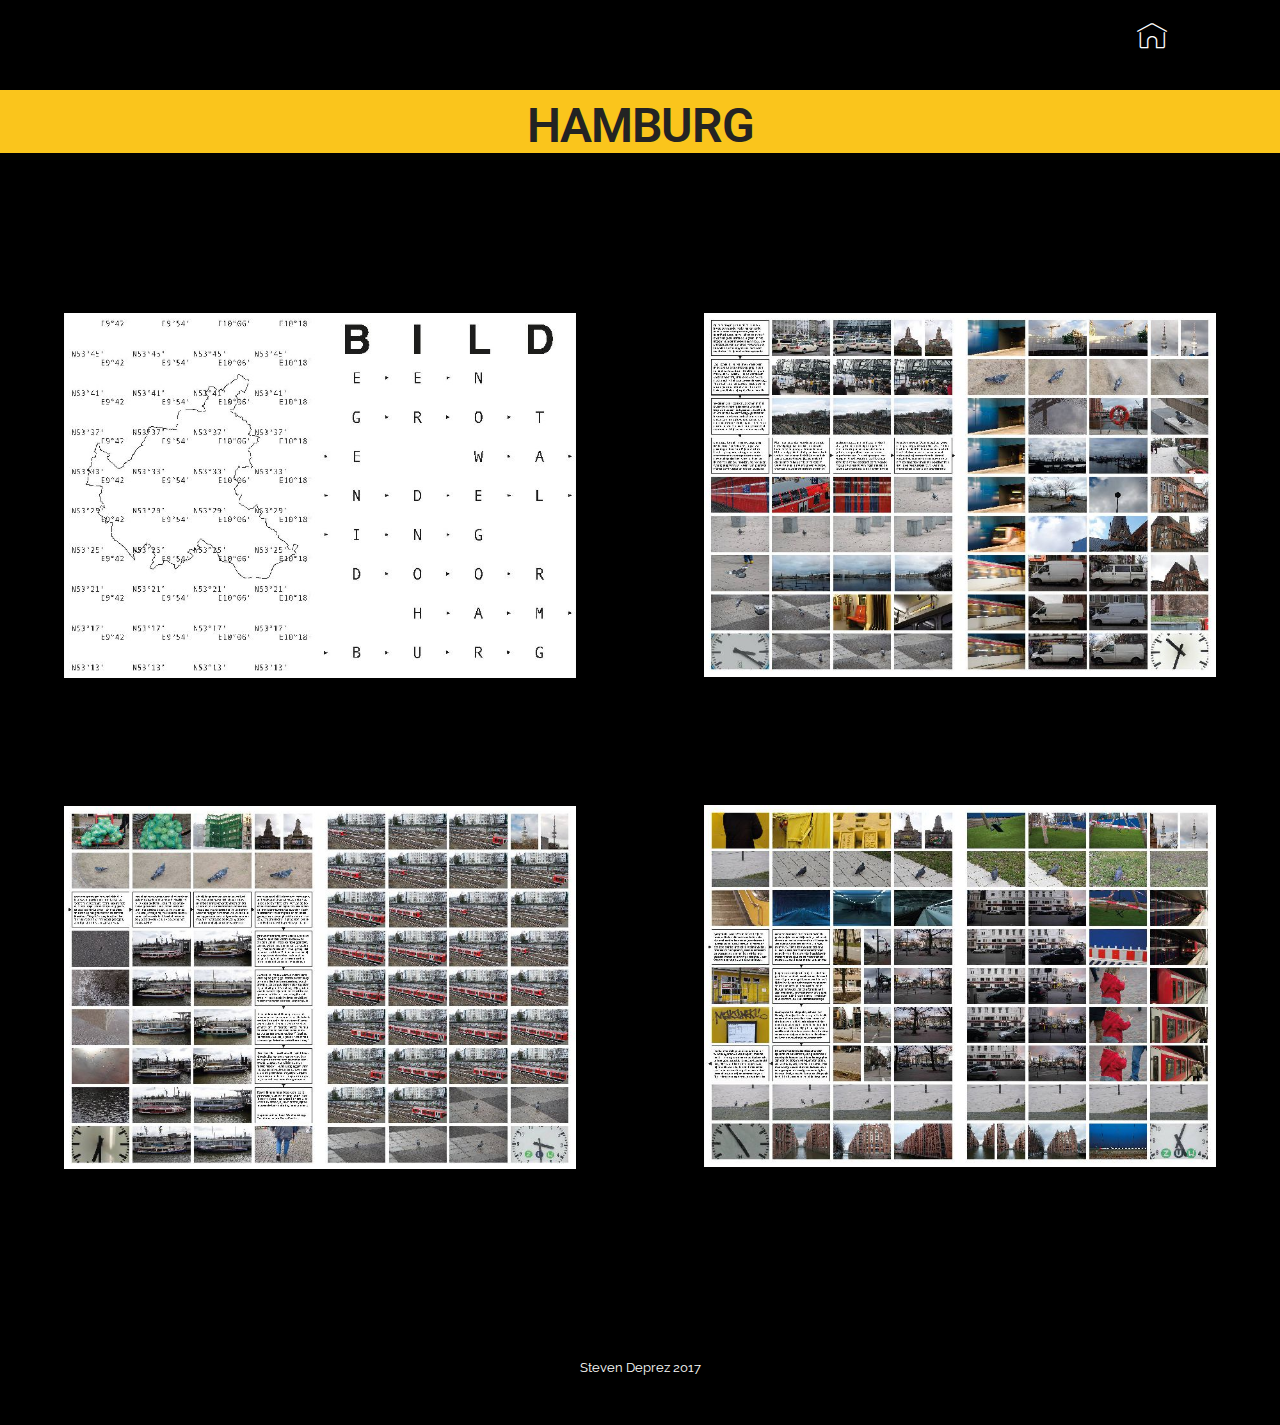
<file: Hamburg.html>
<!DOCTYPE html>
<html>
<head>
  <!-- Site made with Mobirise Website Builder v4.3.0, https://mobirise.com -->
  <meta charset="UTF-8">
  <meta http-equiv="X-UA-Compatible" content="IE=edge">
  <meta name="generator" content="Mobirise v4.3.0, mobirise.com">
  <meta name="viewport" content="width=device-width, initial-scale=1">
  <link rel="shortcut icon" href="assets/images/mbr-favicon.png" type="image/x-icon">
  <meta name="description" content="Geen tekst, weergave alle beelden, weergave aparte lagen Steven Deprez, LUCA 2016-2017, Graphic Design, contact: steven_deprez@hotmail.com">
  <title>Hamburg</title>
  <link rel="stylesheet" href="assets/web/assets/mobirise-icons/mobirise-icons.css">
  <link rel="stylesheet" href="https://fonts.googleapis.com/css?family=Montserrat:400,700">
  <link rel="stylesheet" href="https://fonts.googleapis.com/css?family=Raleway:100,100i,200,200i,300,300i,400,400i,500,500i,600,600i,700,700i,800,800i,900,900i">
  <link rel="stylesheet" href="assets/et-line-font-plugin/style.css">
  <link rel="stylesheet" href="https://fonts.googleapis.com/css?family=Lora:400,700,400italic,700italic&subset=latin">
  <link rel="stylesheet" href="assets/bootstrap-material-design-font/css/material.css">
  <link rel="stylesheet" href="assets/tether/tether.min.css">
  <link rel="stylesheet" href="assets/bootstrap/css/bootstrap.min.css">
  <link rel="stylesheet" href="assets/animate.css/animate.min.css">
  <link rel="stylesheet" href="assets/dropdown/css/style.css">
  <link rel="stylesheet" href="assets/theme/css/style.css">
  <link rel="stylesheet" href="assets/mobirise-gallery/style.css">
  <link rel="stylesheet" href="assets/theme/css/style-rtl.css">
  <link rel="stylesheet" href="assets/mobirise/css/mbr-additional.css" type="text/css">
  
  
  
</head>
<body class="rtl">
<section id="ext_menu-b" data-rv-view="205">

    <nav class="navbar navbar-dropdown navbar-fixed-top">
        <div class="container">

            <div class="mbr-table">
                
                <div class="mbr-table-cell">

                    <button class="navbar-toggler pull-xs-right hidden-md-up" type="button" data-toggle="collapse" data-target="#exCollapsingNavbar">
                        <div class="hamburger-icon"></div>
                    </button>

                    <ul class="nav-dropdown collapse pull-xs-right nav navbar-nav navbar-toggleable-sm" id="exCollapsingNavbar"><li class="nav-item"><a class="nav-link link" href="index.html"><span class="mbri-home mbr-iconfont mbr-iconfont-btn" style="font-size: 30px; color: rgb(255, 255, 255);"></span></a></li></ul>
                    <button hidden="" class="navbar-toggler navbar-close" type="button" data-toggle="collapse" data-target="#exCollapsingNavbar">
                        <div class="close-icon"></div>
                    </button>

                </div>
            </div>

        </div>
    </nav>

</section>

<section class="engine"><a href="https://mobirise.co/e">website creation software</a></section><section class="mbr-section mbr-section__container article mbr-after-navbar" id="header3-1g" data-rv-view="207" style="background-color: rgb(250, 197, 28); padding-top: 100px; padding-bottom: 0px;">
    <div class="container">
        <div class="row">
            <div class="col-xs-12">
                <h3 class="mbr-section-title display-2">HAMBURG</h3>
                
            </div>
        </div>
    </div>
</section>

<section class="mbr-gallery mbr-section mbr-section-nopadding mbr-slider-carousel" data-filter="false" id="gallery2-i" data-rv-view="209" style="background-color: rgb(0, 0, 0); padding-top: 6rem; padding-bottom: 6rem;">
    <!-- Filter -->
    

    <!-- Gallery -->
    <div class="mbr-gallery-row">
        <div class=" mbr-gallery-layout-default">
            <div>
                <div>
                    <div class="mbr-gallery-item mbr-gallery-item__mobirise3 mbr-gallery-item--p4" data-video-url="false" data-tags="VIER">
                        <div href="#lb-gallery2-i" data-slide-to="0" data-toggle="modal">
                            
                            

                            <img src="assets/images/github-website-afbeeldingen-44-van-123-2000x1428-800x571.jpg">
                            
                            <span class="icon-focus"></span>
                            
                        </div>
                    </div><div class="mbr-gallery-item mbr-gallery-item__mobirise3 mbr-gallery-item--p4" data-video-url="false" data-tags="VIER">
                        <div href="#lb-gallery2-i" data-slide-to="1" data-toggle="modal">
                            
                            

                            <img src="assets/images/github-website-afbeeldingen-45-van-123-2000x1424-800x569.jpg">
                            
                            <span class="icon-focus"></span>
                            
                        </div>
                    </div><div class="mbr-gallery-item mbr-gallery-item__mobirise3 mbr-gallery-item--p4" data-video-url="false" data-tags="VIER">
                        <div href="#lb-gallery2-i" data-slide-to="2" data-toggle="modal">
                            
                            

                            <img src="assets/images/github-website-afbeeldingen-47-van-123-2000x1415-800x566.jpg">
                            
                            <span class="icon-focus"></span>
                            
                        </div>
                    </div><div class="mbr-gallery-item mbr-gallery-item__mobirise3 mbr-gallery-item--p4" data-video-url="false" data-tags="VIER">
                        <div href="#lb-gallery2-i" data-slide-to="3" data-toggle="modal">
                            
                            

                            <img src="assets/images/github-website-afbeeldingen-46-van-123-2000x1420-800x568.jpg">
                            
                            <span class="icon-focus"></span>
                            
                        </div>
                    </div>
                </div>
            </div>
            <div class="clearfix"></div>
        </div>
    </div>

    <!-- Lightbox -->
    <div data-app-prevent-settings="" class="mbr-slider modal fade carousel slide" tabindex="-1" data-keyboard="true" data-interval="false" id="lb-gallery2-i">
        <div class="modal-dialog">
            <div class="modal-content">
                <div class="modal-body">
                    <ol class="carousel-indicators">
                        <li data-app-prevent-settings="" data-target="#lb-gallery2-i" data-slide-to="0"></li><li data-app-prevent-settings="" data-target="#lb-gallery2-i" data-slide-to="1"></li><li data-app-prevent-settings="" data-target="#lb-gallery2-i" data-slide-to="2"></li><li data-app-prevent-settings="" data-target="#lb-gallery2-i" class=" active" data-slide-to="3"></li>
                    </ol>
                    <div class="carousel-inner">
                        <div class="carousel-item">
                            <img src="assets/images/github-website-afbeeldingen-44-van-123-2000x1428.jpg">
                        </div><div class="carousel-item">
                            <img src="assets/images/github-website-afbeeldingen-45-van-123-2000x1424.jpg">
                        </div><div class="carousel-item">
                            <img src="assets/images/github-website-afbeeldingen-47-van-123-2000x1415.jpg">
                        </div><div class="carousel-item active">
                            <img src="assets/images/github-website-afbeeldingen-46-van-123-2000x1420.jpg">
                        </div>
                    </div>
                    <a class="left carousel-control" role="button" data-slide="prev" href="#lb-gallery2-i">
                        <span class="icon-prev" aria-hidden="true"></span>
                        <span class="sr-only">Previous</span>
                    </a>
                    <a class="right carousel-control" role="button" data-slide="next" href="#lb-gallery2-i">
                        <span class="icon-next" aria-hidden="true"></span>
                        <span class="sr-only">Next</span>
                    </a>

                    <a class="close" href="#" role="button" data-dismiss="modal">
                        <span aria-hidden="true">×</span>
                        <span class="sr-only">Close</span>
                    </a>
                </div>
            </div>
        </div>
    </div>
</section>

<footer class="mbr-small-footer mbr-section mbr-section-nopadding" id="footer1-1r" data-rv-view="228" style="background-color: rgb(0, 0, 0); padding-top: 1.75rem; padding-bottom: 1.75rem;">
    
    <div class="container text-xs-center">
        <p>Steven Deprez 2017<br><br></p>
    </div>
</footer>


  <script src="assets/web/assets/jquery/jquery.min.js"></script>
  <script src="assets/tether/tether.min.js"></script>
  <script src="assets/bootstrap/js/bootstrap.min.js"></script>
  <script src="assets/smooth-scroll/smooth-scroll.js"></script>
  <script src="assets/touch-swipe/jquery.touch-swipe.min.js"></script>
  <script src="assets/viewport-checker/jquery.viewportchecker.js"></script>
  <script src="assets/dropdown/js/script.min.js"></script>
  <script src="assets/masonry/masonry.pkgd.min.js"></script>
  <script src="assets/imagesloaded/imagesloaded.pkgd.min.js"></script>
  <script src="assets/bootstrap-carousel-swipe/bootstrap-carousel-swipe.js"></script>
  <script src="assets/theme/js/script.js"></script>
  <script src="assets/mobirise-gallery/player.min.js"></script>
  <script src="assets/mobirise-gallery/script.js"></script>
  
  
  <input name="animation" type="hidden">
   <div id="scrollToTop" class="scrollToTop mbr-arrow-up"><a style="text-align: center;"><i class="mbr-arrow-up-icon"></i></a></div>
  </body>
</html>
</file>
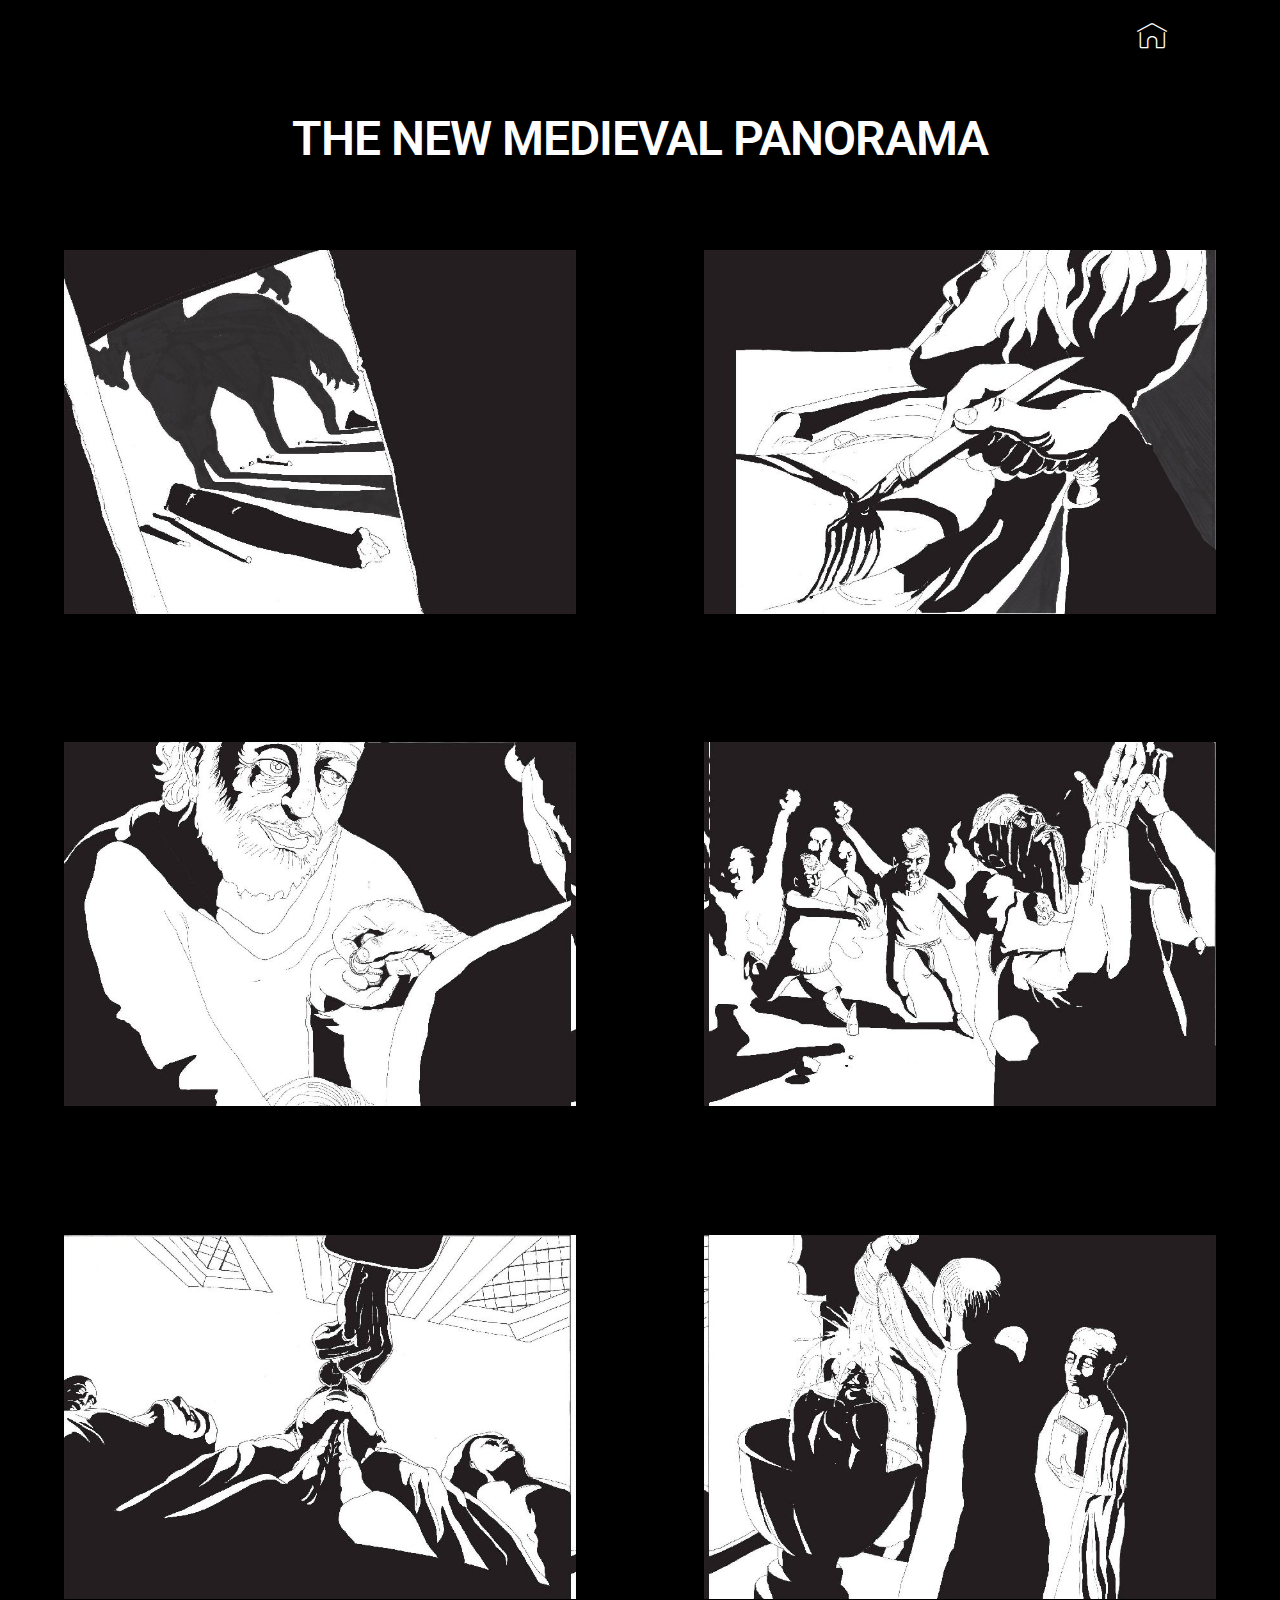
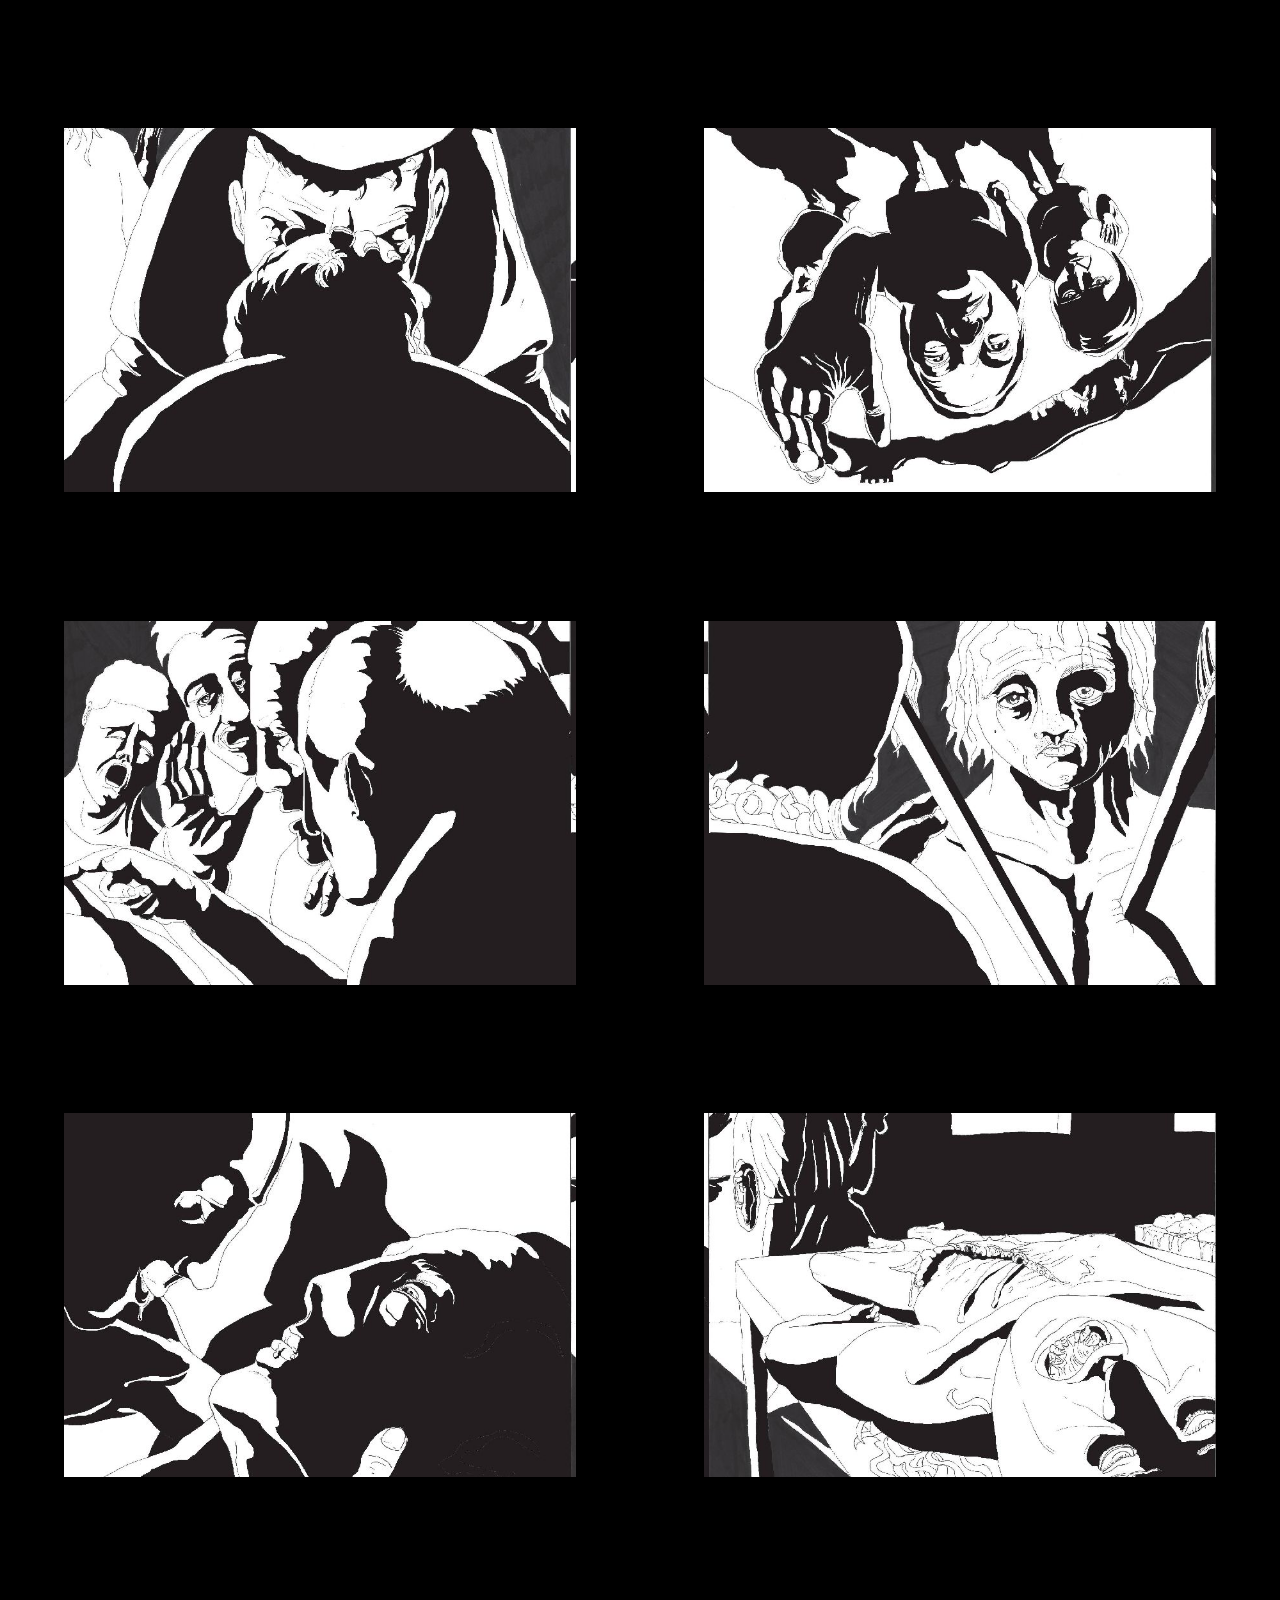
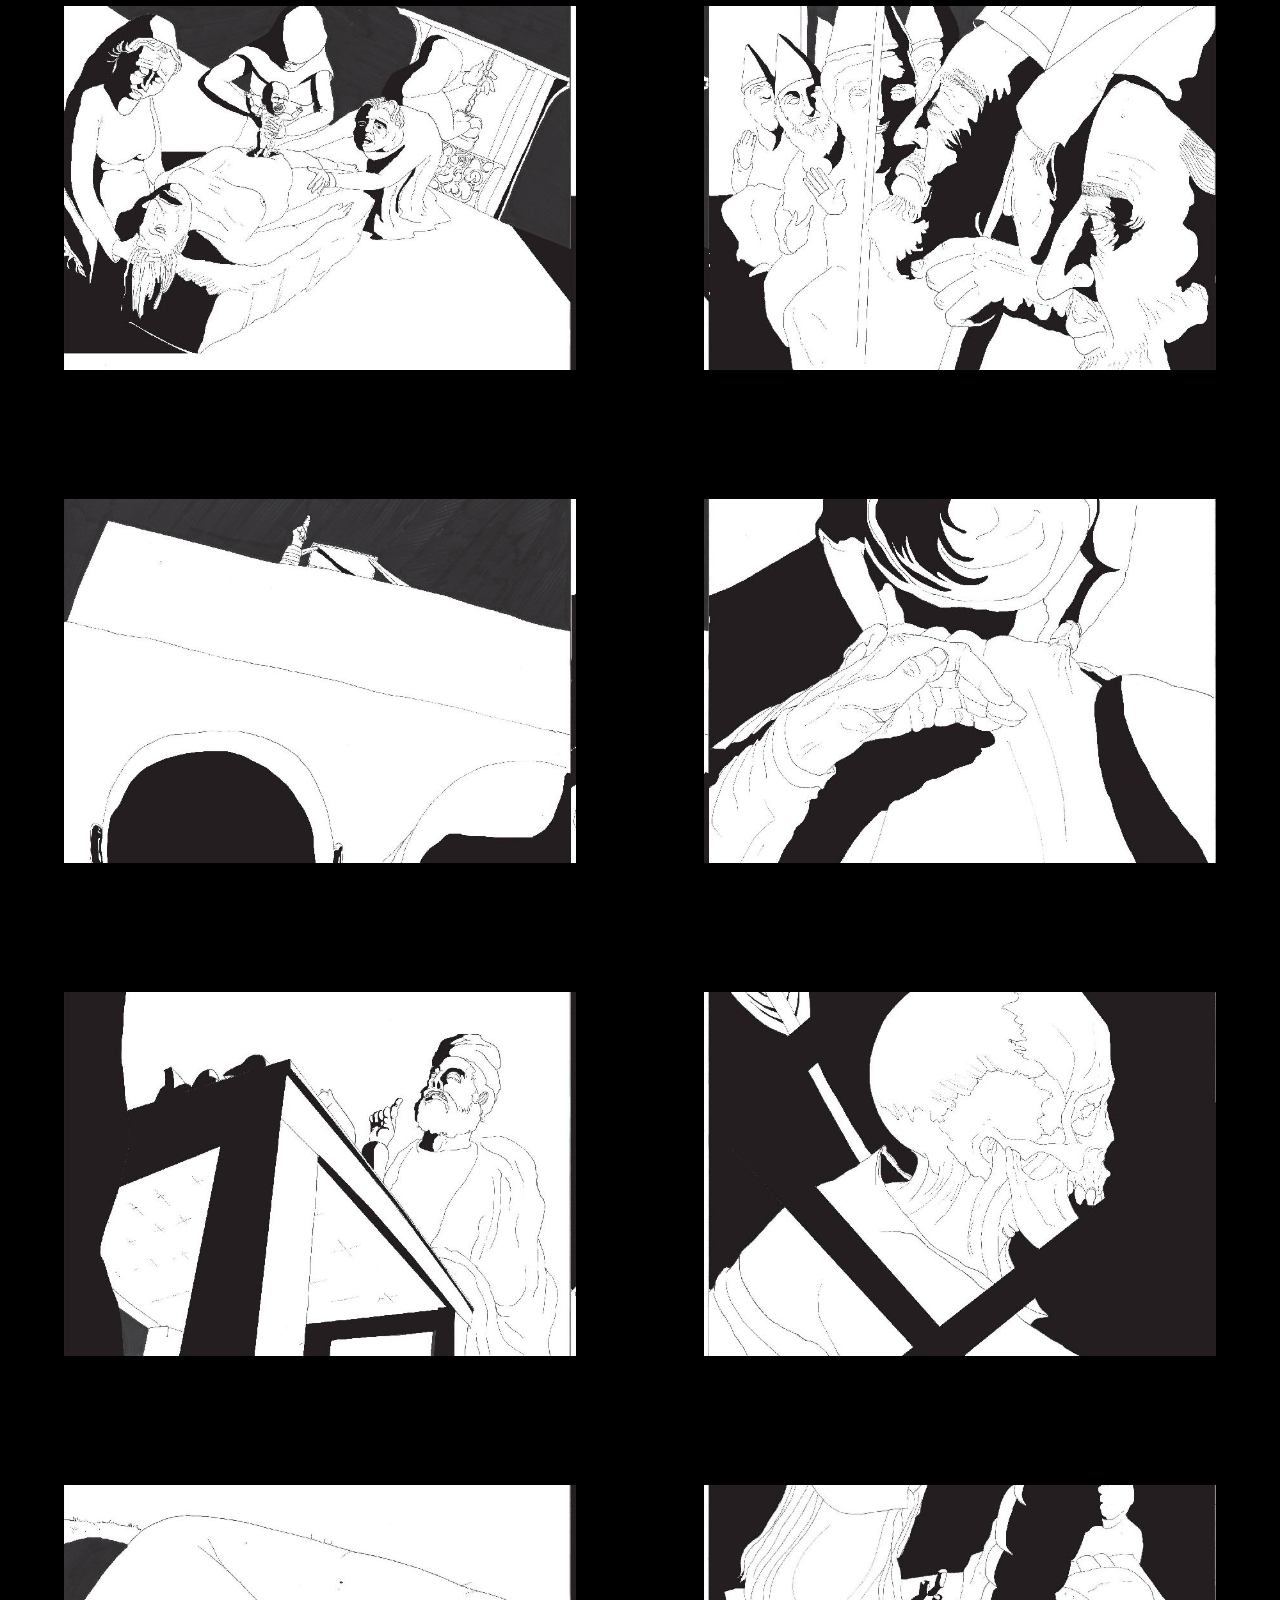
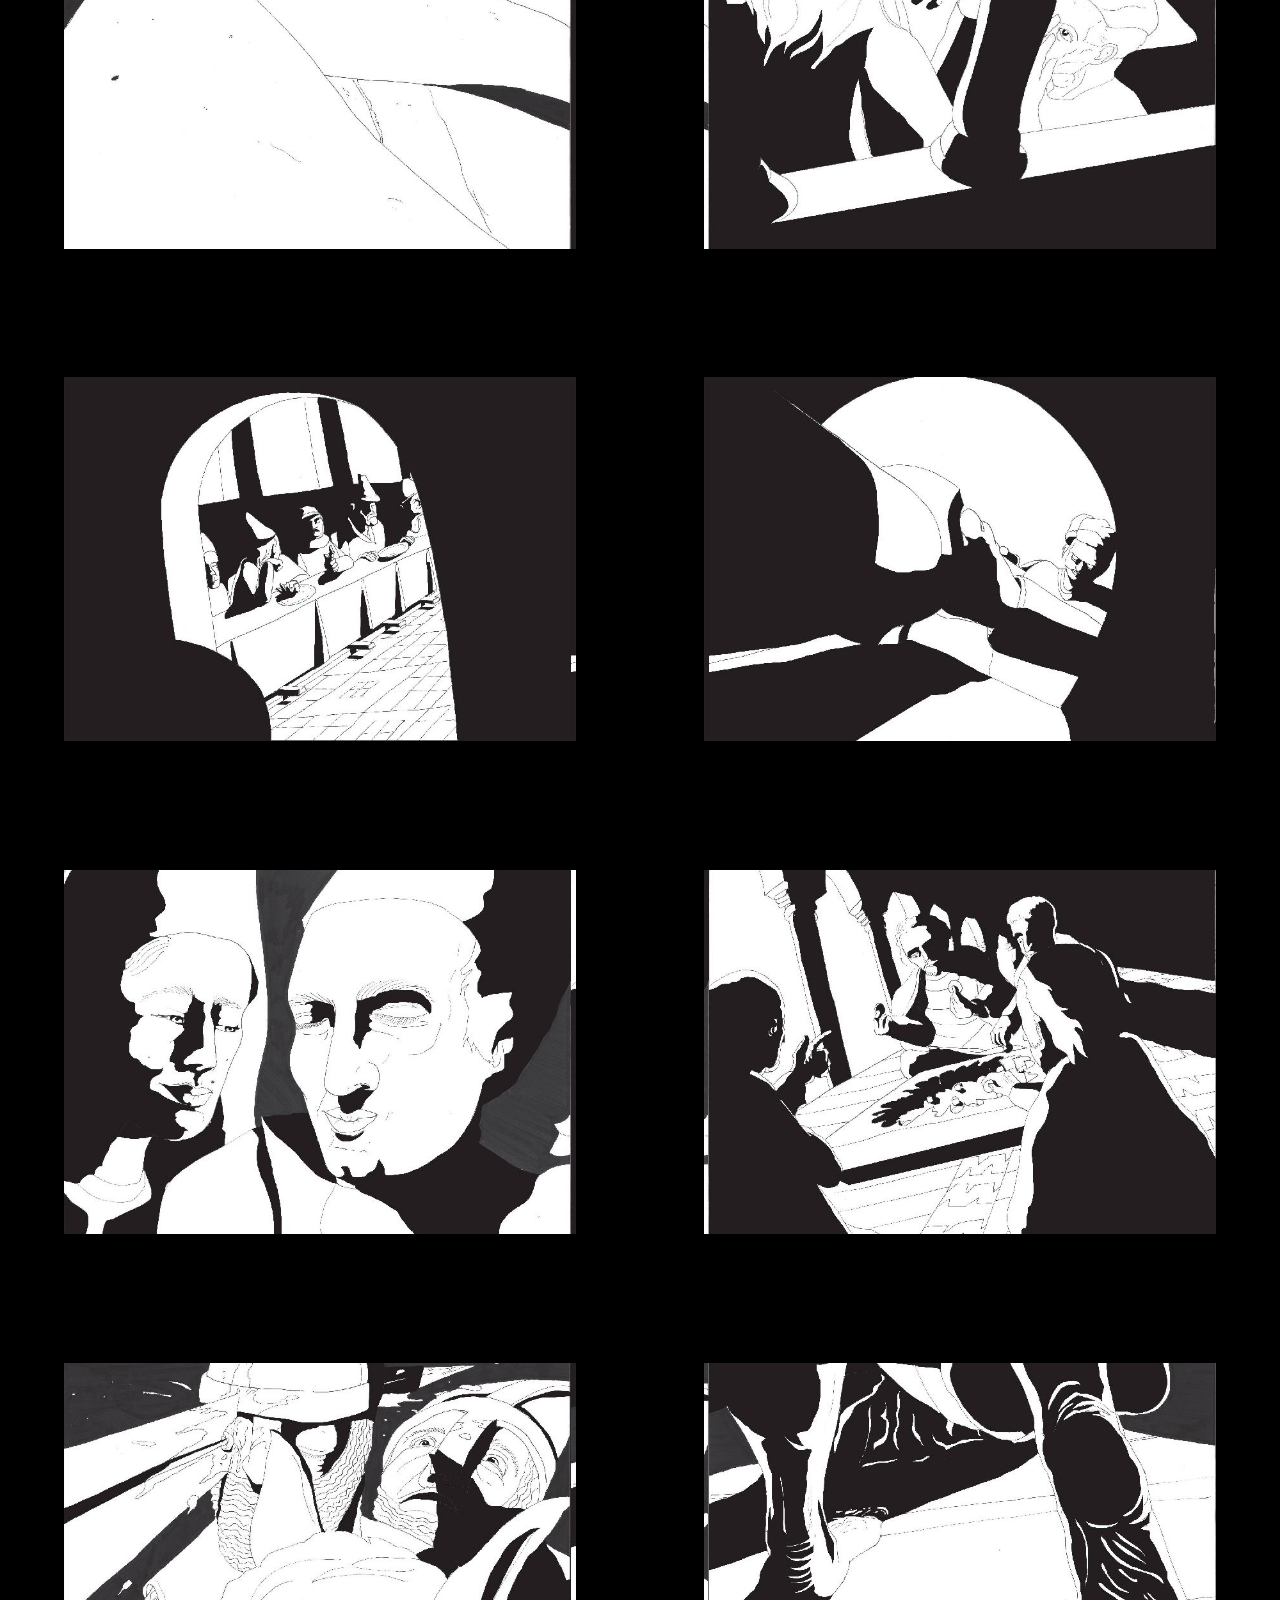
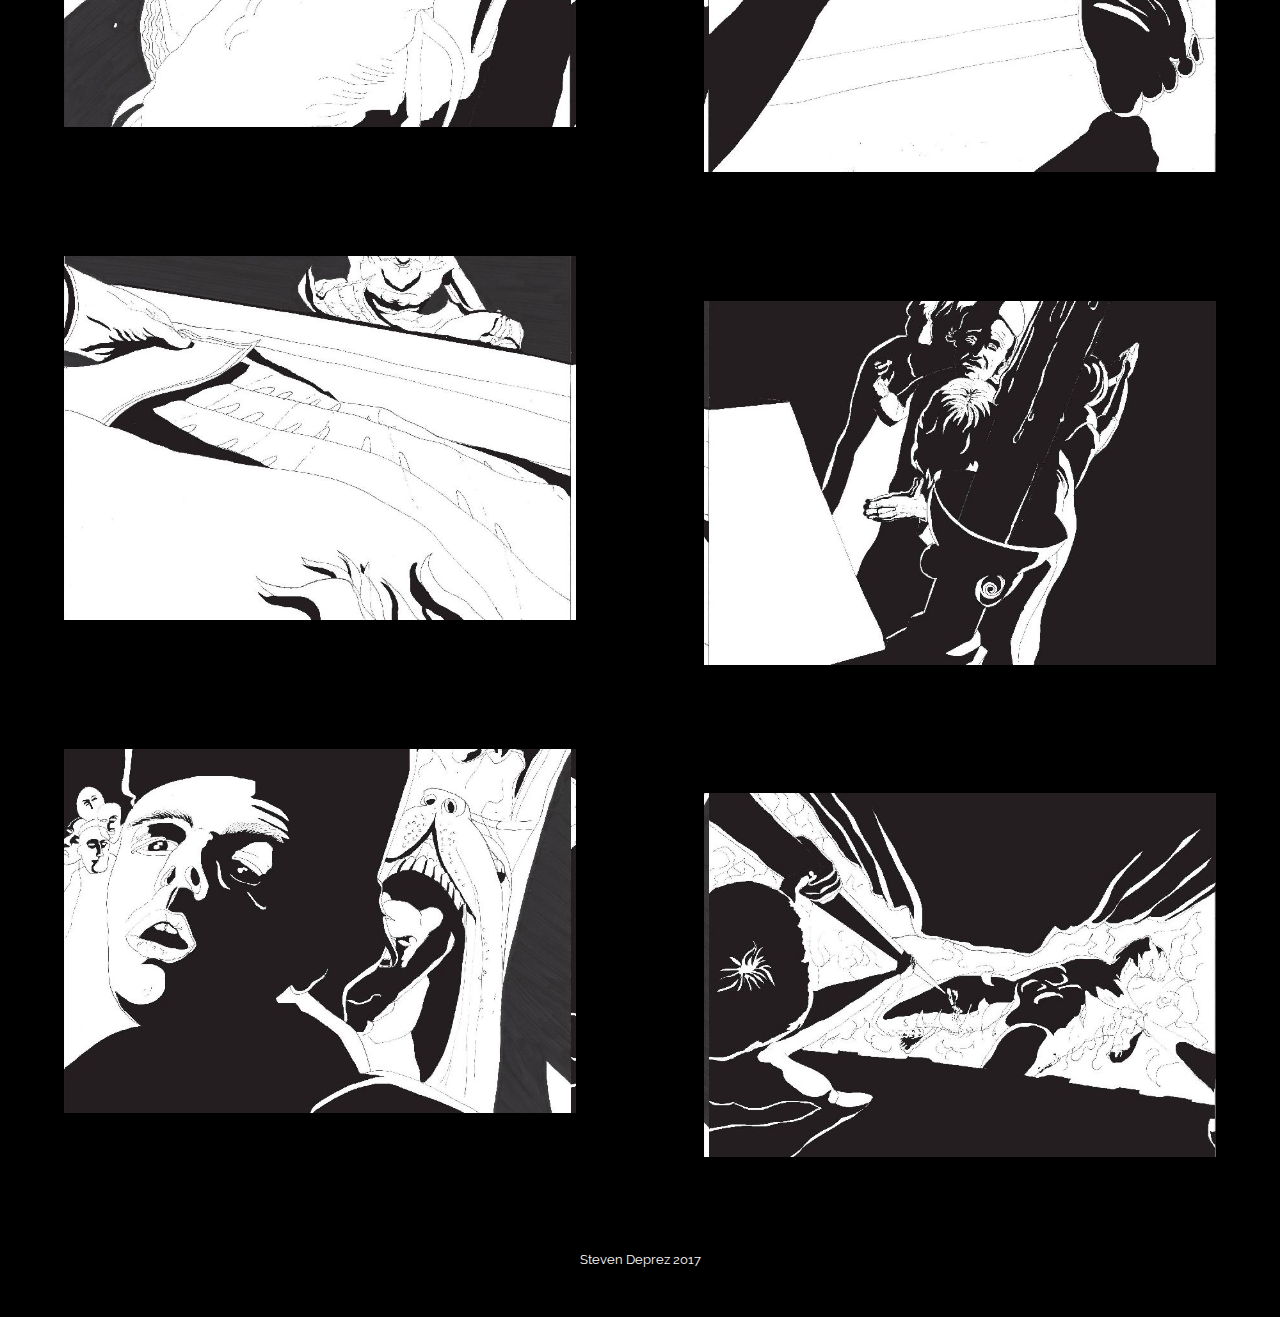
<file: Kunstgeschiendenis.html>
<!DOCTYPE html>
<html>
<head>
  <!-- Site made with Mobirise Website Builder v4.3.0, https://mobirise.com -->
  <meta charset="UTF-8">
  <meta http-equiv="X-UA-Compatible" content="IE=edge">
  <meta name="generator" content="Mobirise v4.3.0, mobirise.com">
  <meta name="viewport" content="width=device-width, initial-scale=1">
  <link rel="shortcut icon" href="assets/images/mbr-favicon.png" type="image/x-icon">
  <meta name="description" content="Steven Deprez, LUCA 2016-2017, Graphic Design, contact: steven_deprez@hotmail.com">
  <title>The New Medieval Panorama</title>
  <link rel="stylesheet" href="assets/web/assets/mobirise-icons/mobirise-icons.css">
  <link rel="stylesheet" href="https://fonts.googleapis.com/css?family=Montserrat:400,700">
  <link rel="stylesheet" href="https://fonts.googleapis.com/css?family=Raleway:100,100i,200,200i,300,300i,400,400i,500,500i,600,600i,700,700i,800,800i,900,900i">
  <link rel="stylesheet" href="assets/et-line-font-plugin/style.css">
  <link rel="stylesheet" href="https://fonts.googleapis.com/css?family=Lora:400,700,400italic,700italic&subset=latin">
  <link rel="stylesheet" href="assets/bootstrap-material-design-font/css/material.css">
  <link rel="stylesheet" href="assets/tether/tether.min.css">
  <link rel="stylesheet" href="assets/bootstrap/css/bootstrap.min.css">
  <link rel="stylesheet" href="assets/dropdown/css/style.css">
  <link rel="stylesheet" href="assets/animate.css/animate.min.css">
  <link rel="stylesheet" href="assets/theme/css/style.css">
  <link rel="stylesheet" href="assets/mobirise-gallery/style.css">
  <link rel="stylesheet" href="assets/theme/css/style-rtl.css">
  <link rel="stylesheet" href="assets/mobirise/css/mbr-additional.css" type="text/css">
  
  
  
</head>
<body class="rtl">
<section id="ext_menu-k" data-rv-view="265">

    <nav class="navbar navbar-dropdown navbar-fixed-top">
        <div class="container">

            <div class="mbr-table">
                
                <div class="mbr-table-cell">

                    <button class="navbar-toggler pull-xs-right hidden-md-up" type="button" data-toggle="collapse" data-target="#exCollapsingNavbar">
                        <div class="hamburger-icon"></div>
                    </button>

                    <ul class="nav-dropdown collapse pull-xs-right nav navbar-nav navbar-toggleable-sm" id="exCollapsingNavbar"><li class="nav-item"><a class="nav-link link" href="index.html"><span class="mbri-home mbr-iconfont mbr-iconfont-btn" style="font-size: 30px; color: rgb(255, 255, 255);"></span></a></li></ul>
                    <button hidden="" class="navbar-toggler navbar-close" type="button" data-toggle="collapse" data-target="#exCollapsingNavbar">
                        <div class="close-icon"></div>
                    </button>

                </div>
            </div>

        </div>
    </nav>

</section>

<section class="engine"><a href="https://mobirise.co/p">bootstrap dropdown</a></section><section class="mbr-section mbr-section__container article mbr-after-navbar" id="header3-1n" data-rv-view="263" style="background-color: rgb(0, 0, 0); padding-top: 20px; padding-bottom: 20px;">
    <div class="container">
        <div class="row">
            <div class="col-xs-12">
                <h3 class="mbr-section-title display-2">Title with Solid Background Color</h3>
                
            </div>
        </div>
    </div>
</section>

<section class="mbr-section mbr-section__container article" id="header3-1m" data-rv-view="267" style="background-color: rgb(0, 0, 0); padding-top: 20px; padding-bottom: 20px;">
    <div class="container">
        <div class="row">
            <div class="col-xs-12">
                <h3 class="mbr-section-title display-2">THE NEW MEDIEVAL PANORAMA</h3>
                
            </div>
        </div>
    </div>
</section>

<section class="mbr-gallery mbr-section mbr-section-nopadding mbr-slider-carousel" data-filter="false" id="gallery3-p" data-rv-view="269" style="background-color: rgb(0, 0, 0); padding-top: 0rem; padding-bottom: 0rem;">
    <!-- Filter -->
    

    <!-- Gallery -->
    <div class="mbr-gallery-row">
        <div class=" mbr-gallery-layout-default">
            <div>
                <div>
                    <div class="mbr-gallery-item mbr-gallery-item__mobirise3 mbr-gallery-item--p4" data-video-url="false" data-tags="Awesome">
                        <div href="#lb-gallery3-p" data-slide-to="0" data-toggle="modal">
                            
                            

                            <img src="assets/images/kunstgesch-af-pagina-03-2000x1425-99-800x570-57.jpg">
                            
                            <span class="icon-focus"></span>
                            
                        </div>
                    </div><div class="mbr-gallery-item mbr-gallery-item__mobirise3 mbr-gallery-item--p4" data-video-url="false" data-tags="Responsive">
                        <div href="#lb-gallery3-p" data-slide-to="1" data-toggle="modal">
                            
                            

                            <img src="assets/images/kunstgesch-af-pagina-04-2000x1425-84-800x570-54.jpg">
                            
                            <span class="icon-focus"></span>
                            
                        </div>
                    </div><div class="mbr-gallery-item mbr-gallery-item__mobirise3 mbr-gallery-item--p4" data-video-url="false" data-tags="Creative">
                        <div href="#lb-gallery3-p" data-slide-to="2" data-toggle="modal">
                            
                            

                            <img src="assets/images/kunstgesch-af-pagina-05-2000x1425-30-800x570-16.jpg">
                            
                            <span class="icon-focus"></span>
                            
                        </div>
                    </div><div class="mbr-gallery-item mbr-gallery-item__mobirise3 mbr-gallery-item--p4" data-video-url="false" data-tags="Animated">
                        <div href="#lb-gallery3-p" data-slide-to="3" data-toggle="modal">
                            
                            

                            <img src="assets/images/kunstgesch-af-pagina-06-2000x1425-92-800x570-60.jpg">
                            
                            <span class="icon-focus"></span>
                            
                        </div>
                    </div><div class="mbr-gallery-item mbr-gallery-item__mobirise3 mbr-gallery-item--p4" data-video-url="false" data-tags="Awesome">
                        <div href="#lb-gallery3-p" data-slide-to="4" data-toggle="modal">
                            
                            

                            <img src="assets/images/kunstgesch-af-pagina-07-2000x1425-41-800x570-60.jpg">
                            
                            <span class="icon-focus"></span>
                            
                        </div>
                    </div><div class="mbr-gallery-item mbr-gallery-item__mobirise3 mbr-gallery-item--p4" data-video-url="false" data-tags="Awesome">
                        <div href="#lb-gallery3-p" data-slide-to="5" data-toggle="modal">
                            
                            

                            <img src="assets/images/kunstgesch-af-pagina-08-2000x1425-71-800x570-68.jpg">
                            
                            <span class="icon-focus"></span>
                            
                        </div>
                    </div><div class="mbr-gallery-item mbr-gallery-item__mobirise3 mbr-gallery-item--p4" data-video-url="false" data-tags="Awesome">
                        <div href="#lb-gallery3-p" data-slide-to="6" data-toggle="modal">
                            
                            

                            <img src="assets/images/kunstgesch-af-pagina-09-2000x1425-4-800x570-33.jpg">
                            
                            <span class="icon-focus"></span>
                            
                        </div>
                    </div><div class="mbr-gallery-item mbr-gallery-item__mobirise3 mbr-gallery-item--p4" data-video-url="false" data-tags="Awesome">
                        <div href="#lb-gallery3-p" data-slide-to="7" data-toggle="modal">
                            
                            

                            <img src="assets/images/kunstgesch-af-pagina-10-2000x1425-21-800x570-53.jpg">
                            
                            <span class="icon-focus"></span>
                            
                        </div>
                    </div><div class="mbr-gallery-item mbr-gallery-item__mobirise3 mbr-gallery-item--p4" data-video-url="false" data-tags="Awesome">
                        <div href="#lb-gallery3-p" data-slide-to="8" data-toggle="modal">
                            
                            

                            <img src="assets/images/kunstgesch-af-pagina-11-2000x1425-15-800x570-94.jpg">
                            
                            <span class="icon-focus"></span>
                            
                        </div>
                    </div><div class="mbr-gallery-item mbr-gallery-item__mobirise3 mbr-gallery-item--p4" data-video-url="false" data-tags="Awesome">
                        <div href="#lb-gallery3-p" data-slide-to="9" data-toggle="modal">
                            
                            

                            <img src="assets/images/kunstgesch-af-pagina-12-2000x1425-46-800x570-42.jpg">
                            
                            <span class="icon-focus"></span>
                            
                        </div>
                    </div><div class="mbr-gallery-item mbr-gallery-item__mobirise3 mbr-gallery-item--p4" data-video-url="false" data-tags="Awesome">
                        <div href="#lb-gallery3-p" data-slide-to="10" data-toggle="modal">
                            
                            

                            <img src="assets/images/kunstgesch-af-pagina-13-2000x1425-43-800x570-98.jpg">
                            
                            <span class="icon-focus"></span>
                            
                        </div>
                    </div><div class="mbr-gallery-item mbr-gallery-item__mobirise3 mbr-gallery-item--p4" data-video-url="false" data-tags="Awesome">
                        <div href="#lb-gallery3-p" data-slide-to="11" data-toggle="modal">
                            
                            

                            <img src="assets/images/kunstgesch-af-pagina-14-2000x1425-81-800x570-73.jpg">
                            
                            <span class="icon-focus"></span>
                            
                        </div>
                    </div><div class="mbr-gallery-item mbr-gallery-item__mobirise3 mbr-gallery-item--p4" data-video-url="false" data-tags="Awesome">
                        <div href="#lb-gallery3-p" data-slide-to="12" data-toggle="modal">
                            
                            

                            <img src="assets/images/kunstgesch-af-pagina-15-2000x1425-42-800x570-21.jpg">
                            
                            <span class="icon-focus"></span>
                            
                        </div>
                    </div><div class="mbr-gallery-item mbr-gallery-item__mobirise3 mbr-gallery-item--p4" data-video-url="false" data-tags="Awesome">
                        <div href="#lb-gallery3-p" data-slide-to="13" data-toggle="modal">
                            
                            

                            <img src="assets/images/kunstgesch-af-pagina-16-2000x1425-37-800x570-96.jpg">
                            
                            <span class="icon-focus"></span>
                            
                        </div>
                    </div><div class="mbr-gallery-item mbr-gallery-item__mobirise3 mbr-gallery-item--p4" data-video-url="false" data-tags="Awesome">
                        <div href="#lb-gallery3-p" data-slide-to="14" data-toggle="modal">
                            
                            

                            <img src="assets/images/kunstgesch-af-pagina-17-2000x1425-57-800x570-67.jpg">
                            
                            <span class="icon-focus"></span>
                            
                        </div>
                    </div><div class="mbr-gallery-item mbr-gallery-item__mobirise3 mbr-gallery-item--p4" data-video-url="false" data-tags="Awesome">
                        <div href="#lb-gallery3-p" data-slide-to="15" data-toggle="modal">
                            
                            

                            <img src="assets/images/kunstgesch-af-pagina-18-2000x1425-74-800x570-25.jpg">
                            
                            <span class="icon-focus"></span>
                            
                        </div>
                    </div><div class="mbr-gallery-item mbr-gallery-item__mobirise3 mbr-gallery-item--p4" data-video-url="false" data-tags="Awesome">
                        <div href="#lb-gallery3-p" data-slide-to="16" data-toggle="modal">
                            
                            

                            <img src="assets/images/kunstgesch-af-pagina-19-2000x1425-6-800x570-86.jpg">
                            
                            <span class="icon-focus"></span>
                            
                        </div>
                    </div><div class="mbr-gallery-item mbr-gallery-item__mobirise3 mbr-gallery-item--p4" data-video-url="false" data-tags="Awesome">
                        <div href="#lb-gallery3-p" data-slide-to="17" data-toggle="modal">
                            
                            

                            <img src="assets/images/kunstgesch-af-pagina-20-2000x1425-71-800x570-53.jpg">
                            
                            <span class="icon-focus"></span>
                            
                        </div>
                    </div><div class="mbr-gallery-item mbr-gallery-item__mobirise3 mbr-gallery-item--p4" data-video-url="false" data-tags="Awesome">
                        <div href="#lb-gallery3-p" data-slide-to="18" data-toggle="modal">
                            
                            

                            <img src="assets/images/kunstgesch-af-pagina-21-2000x1425-14-800x570-63.jpg">
                            
                            <span class="icon-focus"></span>
                            
                        </div>
                    </div><div class="mbr-gallery-item mbr-gallery-item__mobirise3 mbr-gallery-item--p4" data-video-url="false" data-tags="Awesome">
                        <div href="#lb-gallery3-p" data-slide-to="19" data-toggle="modal">
                            
                            

                            <img src="assets/images/kunstgesch-af-pagina-22-2000x1425-7-800x570-20.jpg">
                            
                            <span class="icon-focus"></span>
                            
                        </div>
                    </div><div class="mbr-gallery-item mbr-gallery-item__mobirise3 mbr-gallery-item--p4" data-video-url="false" data-tags="Awesome">
                        <div href="#lb-gallery3-p" data-slide-to="20" data-toggle="modal">
                            
                            

                            <img src="assets/images/kunstgesch-af-pagina-23-2000x1425-26-800x570-1.jpg">
                            
                            <span class="icon-focus"></span>
                            
                        </div>
                    </div><div class="mbr-gallery-item mbr-gallery-item__mobirise3 mbr-gallery-item--p4" data-video-url="false" data-tags="Awesome">
                        <div href="#lb-gallery3-p" data-slide-to="21" data-toggle="modal">
                            
                            

                            <img src="assets/images/kunstgesch-af-pagina-24-2000x1425-85-800x570-51.jpg">
                            
                            <span class="icon-focus"></span>
                            
                        </div>
                    </div><div class="mbr-gallery-item mbr-gallery-item__mobirise3 mbr-gallery-item--p4" data-video-url="false" data-tags="Awesome">
                        <div href="#lb-gallery3-p" data-slide-to="22" data-toggle="modal">
                            
                            

                            <img src="assets/images/kunstgesch-af-pagina-25-2000x1425-45-800x570-6.jpg">
                            
                            <span class="icon-focus"></span>
                            
                        </div>
                    </div><div class="mbr-gallery-item mbr-gallery-item__mobirise3 mbr-gallery-item--p4" data-video-url="false" data-tags="Awesome">
                        <div href="#lb-gallery3-p" data-slide-to="23" data-toggle="modal">
                            
                            

                            <img src="assets/images/kunstgesch-af-pagina-26-2000x1425-88-800x570-8.jpg">
                            
                            <span class="icon-focus"></span>
                            
                        </div>
                    </div><div class="mbr-gallery-item mbr-gallery-item__mobirise3 mbr-gallery-item--p4" data-video-url="false" data-tags="Awesome">
                        <div href="#lb-gallery3-p" data-slide-to="24" data-toggle="modal">
                            
                            

                            <img src="assets/images/kunstgesch-af-pagina-27-2000x1425-94-800x570-22.jpg">
                            
                            <span class="icon-focus"></span>
                            
                        </div>
                    </div><div class="mbr-gallery-item mbr-gallery-item__mobirise3 mbr-gallery-item--p4" data-video-url="false" data-tags="Awesome">
                        <div href="#lb-gallery3-p" data-slide-to="25" data-toggle="modal">
                            
                            

                            <img src="assets/images/kunstgesch-af-pagina-28-2000x1600-78-800x640-89.jpg">
                            
                            <span class="icon-focus"></span>
                            
                        </div>
                    </div><div class="mbr-gallery-item mbr-gallery-item__mobirise3 mbr-gallery-item--p4" data-video-url="false" data-tags="Awesome">
                        <div href="#lb-gallery3-p" data-slide-to="26" data-toggle="modal">
                            
                            

                            <img src="assets/images/kunstgesch-af-pagina-29-2000x1425-26-800x570-50.jpg">
                            
                            <span class="icon-focus"></span>
                            
                        </div>
                    </div><div class="mbr-gallery-item mbr-gallery-item__mobirise3 mbr-gallery-item--p4" data-video-url="false" data-tags="Awesome">
                        <div href="#lb-gallery3-p" data-slide-to="27" data-toggle="modal">
                            
                            

                            <img src="assets/images/kunstgesch-af-pagina-30-2000x1425-82-800x570-11.jpg">
                            
                            <span class="icon-focus"></span>
                            
                        </div>
                    </div><div class="mbr-gallery-item mbr-gallery-item__mobirise3 mbr-gallery-item--p4" data-video-url="false" data-tags="Awesome">
                        <div href="#lb-gallery3-p" data-slide-to="28" data-toggle="modal">
                            
                            

                            <img src="assets/images/kunstgesch-af-pagina-31-2000x1425-65-800x570-61.jpg">
                            
                            <span class="icon-focus"></span>
                            
                        </div>
                    </div><div class="mbr-gallery-item mbr-gallery-item__mobirise3 mbr-gallery-item--p4" data-video-url="false" data-tags="Awesome">
                        <div href="#lb-gallery3-p" data-slide-to="29" data-toggle="modal">
                            
                            

                            <img src="assets/images/kunstgesch-af-pagina-32-2000x1425-27-800x570-28.jpg">
                            
                            <span class="icon-focus"></span>
                            
                        </div>
                    </div>
                </div>
            </div>
            <div class="clearfix"></div>
        </div>
    </div>

    <!-- Lightbox -->
    <div data-app-prevent-settings="" class="mbr-slider modal fade carousel slide" tabindex="-1" data-keyboard="true" data-interval="false" id="lb-gallery3-p">
        <div class="modal-dialog">
            <div class="modal-content">
                <div class="modal-body">
                    <ol class="carousel-indicators">
                        <li data-app-prevent-settings="" data-target="#lb-gallery3-p" data-slide-to="0"></li><li data-app-prevent-settings="" data-target="#lb-gallery3-p" data-slide-to="1"></li><li data-app-prevent-settings="" data-target="#lb-gallery3-p" data-slide-to="2"></li><li data-app-prevent-settings="" data-target="#lb-gallery3-p" data-slide-to="3"></li><li data-app-prevent-settings="" data-target="#lb-gallery3-p" data-slide-to="4"></li><li data-app-prevent-settings="" data-target="#lb-gallery3-p" data-slide-to="5"></li><li data-app-prevent-settings="" data-target="#lb-gallery3-p" data-slide-to="6"></li><li data-app-prevent-settings="" data-target="#lb-gallery3-p" data-slide-to="7"></li><li data-app-prevent-settings="" data-target="#lb-gallery3-p" data-slide-to="8"></li><li data-app-prevent-settings="" data-target="#lb-gallery3-p" data-slide-to="9"></li><li data-app-prevent-settings="" data-target="#lb-gallery3-p" data-slide-to="10"></li><li data-app-prevent-settings="" data-target="#lb-gallery3-p" data-slide-to="11"></li><li data-app-prevent-settings="" data-target="#lb-gallery3-p" data-slide-to="12"></li><li data-app-prevent-settings="" data-target="#lb-gallery3-p" data-slide-to="13"></li><li data-app-prevent-settings="" data-target="#lb-gallery3-p" data-slide-to="14"></li><li data-app-prevent-settings="" data-target="#lb-gallery3-p" data-slide-to="15"></li><li data-app-prevent-settings="" data-target="#lb-gallery3-p" data-slide-to="16"></li><li data-app-prevent-settings="" data-target="#lb-gallery3-p" data-slide-to="17"></li><li data-app-prevent-settings="" data-target="#lb-gallery3-p" data-slide-to="18"></li><li data-app-prevent-settings="" data-target="#lb-gallery3-p" data-slide-to="19"></li><li data-app-prevent-settings="" data-target="#lb-gallery3-p" data-slide-to="20"></li><li data-app-prevent-settings="" data-target="#lb-gallery3-p" data-slide-to="21"></li><li data-app-prevent-settings="" data-target="#lb-gallery3-p" data-slide-to="22"></li><li data-app-prevent-settings="" data-target="#lb-gallery3-p" data-slide-to="23"></li><li data-app-prevent-settings="" data-target="#lb-gallery3-p" data-slide-to="24"></li><li data-app-prevent-settings="" data-target="#lb-gallery3-p" data-slide-to="25"></li><li data-app-prevent-settings="" data-target="#lb-gallery3-p" data-slide-to="26"></li><li data-app-prevent-settings="" data-target="#lb-gallery3-p" data-slide-to="27"></li><li data-app-prevent-settings="" data-target="#lb-gallery3-p" data-slide-to="28"></li><li data-app-prevent-settings="" data-target="#lb-gallery3-p" class=" active" data-slide-to="29"></li>
                    </ol>
                    <div class="carousel-inner">
                        <div class="carousel-item">
                            <img src="assets/images/kunstgesch-af-pagina-03-2000x1425-99.jpg">
                        </div><div class="carousel-item">
                            <img src="assets/images/kunstgesch-af-pagina-04-2000x1425-84.jpg">
                        </div><div class="carousel-item">
                            <img src="assets/images/kunstgesch-af-pagina-05-2000x1425-30.jpg">
                        </div><div class="carousel-item">
                            <img src="assets/images/kunstgesch-af-pagina-06-2000x1425-92.jpg">
                        </div><div class="carousel-item">
                            <img src="assets/images/kunstgesch-af-pagina-07-2000x1425-41.jpg">
                        </div><div class="carousel-item">
                            <img src="assets/images/kunstgesch-af-pagina-08-2000x1425-71.jpg">
                        </div><div class="carousel-item">
                            <img src="assets/images/kunstgesch-af-pagina-09-2000x1425-4.jpg">
                        </div><div class="carousel-item">
                            <img src="assets/images/kunstgesch-af-pagina-10-2000x1425-21.jpg">
                        </div><div class="carousel-item">
                            <img src="assets/images/kunstgesch-af-pagina-11-2000x1425-15.jpg">
                        </div><div class="carousel-item">
                            <img src="assets/images/kunstgesch-af-pagina-12-2000x1425-46.jpg">
                        </div><div class="carousel-item">
                            <img src="assets/images/kunstgesch-af-pagina-13-2000x1425-43.jpg">
                        </div><div class="carousel-item">
                            <img src="assets/images/kunstgesch-af-pagina-14-2000x1425-81.jpg">
                        </div><div class="carousel-item">
                            <img src="assets/images/kunstgesch-af-pagina-15-2000x1425-42.jpg">
                        </div><div class="carousel-item">
                            <img src="assets/images/kunstgesch-af-pagina-16-2000x1425-37.jpg">
                        </div><div class="carousel-item">
                            <img src="assets/images/kunstgesch-af-pagina-17-2000x1425-57.jpg">
                        </div><div class="carousel-item">
                            <img src="assets/images/kunstgesch-af-pagina-18-2000x1425-74.jpg">
                        </div><div class="carousel-item">
                            <img src="assets/images/kunstgesch-af-pagina-19-2000x1425-6.jpg">
                        </div><div class="carousel-item">
                            <img src="assets/images/kunstgesch-af-pagina-20-2000x1425-71.jpg">
                        </div><div class="carousel-item">
                            <img src="assets/images/kunstgesch-af-pagina-21-2000x1425-14.jpg">
                        </div><div class="carousel-item">
                            <img src="assets/images/kunstgesch-af-pagina-22-2000x1425-7.jpg">
                        </div><div class="carousel-item">
                            <img src="assets/images/kunstgesch-af-pagina-23-2000x1425-26.jpg">
                        </div><div class="carousel-item">
                            <img src="assets/images/kunstgesch-af-pagina-24-2000x1425-85.jpg">
                        </div><div class="carousel-item">
                            <img src="assets/images/kunstgesch-af-pagina-25-2000x1425-45.jpg">
                        </div><div class="carousel-item">
                            <img src="assets/images/kunstgesch-af-pagina-26-2000x1425-88.jpg">
                        </div><div class="carousel-item">
                            <img src="assets/images/kunstgesch-af-pagina-27-2000x1425-94.jpg">
                        </div><div class="carousel-item">
                            <img src="assets/images/kunstgesch-af-pagina-28-2000x1600-78.jpg">
                        </div><div class="carousel-item">
                            <img src="assets/images/kunstgesch-af-pagina-29-2000x1425-26.jpg">
                        </div><div class="carousel-item">
                            <img src="assets/images/kunstgesch-af-pagina-30-2000x1425-82.jpg">
                        </div><div class="carousel-item">
                            <img src="assets/images/kunstgesch-af-pagina-31-2000x1425-65.jpg">
                        </div><div class="carousel-item active">
                            <img src="assets/images/kunstgesch-af-pagina-32-2000x1425-27.jpg">
                        </div>
                    </div>
                    <a class="left carousel-control" role="button" data-slide="prev" href="#lb-gallery3-p">
                        <span class="icon-prev" aria-hidden="true"></span>
                        <span class="sr-only">Previous</span>
                    </a>
                    <a class="right carousel-control" role="button" data-slide="next" href="#lb-gallery3-p">
                        <span class="icon-next" aria-hidden="true"></span>
                        <span class="sr-only">Next</span>
                    </a>

                    <a class="close" href="#" role="button" data-dismiss="modal">
                        <span aria-hidden="true">×</span>
                        <span class="sr-only">Close</span>
                    </a>
                </div>
            </div>
        </div>
    </div>
</section>

<footer class="mbr-small-footer mbr-section mbr-section-nopadding" id="footer1-1r" data-rv-view="392" style="background-color: rgb(0, 0, 0); padding-top: 1.75rem; padding-bottom: 1.75rem;">
    
    <div class="container text-xs-center">
        <p>Steven Deprez 2017<br><br></p>
    </div>
</footer>


  <script src="assets/web/assets/jquery/jquery.min.js"></script>
  <script src="assets/tether/tether.min.js"></script>
  <script src="assets/bootstrap/js/bootstrap.min.js"></script>
  <script src="assets/touch-swipe/jquery.touch-swipe.min.js"></script>
  <script src="assets/viewport-checker/jquery.viewportchecker.js"></script>
  <script src="assets/smooth-scroll/smooth-scroll.js"></script>
  <script src="assets/dropdown/js/script.min.js"></script>
  <script src="assets/bootstrap-carousel-swipe/bootstrap-carousel-swipe.js"></script>
  <script src="assets/masonry/masonry.pkgd.min.js"></script>
  <script src="assets/imagesloaded/imagesloaded.pkgd.min.js"></script>
  <script src="assets/theme/js/script.js"></script>
  <script src="assets/mobirise-gallery/player.min.js"></script>
  <script src="assets/mobirise-gallery/script.js"></script>
  
  
  <input name="animation" type="hidden">
   <div id="scrollToTop" class="scrollToTop mbr-arrow-up"><a style="text-align: center;"><i class="mbr-arrow-up-icon"></i></a></div>
  </body>
</html>
</file>
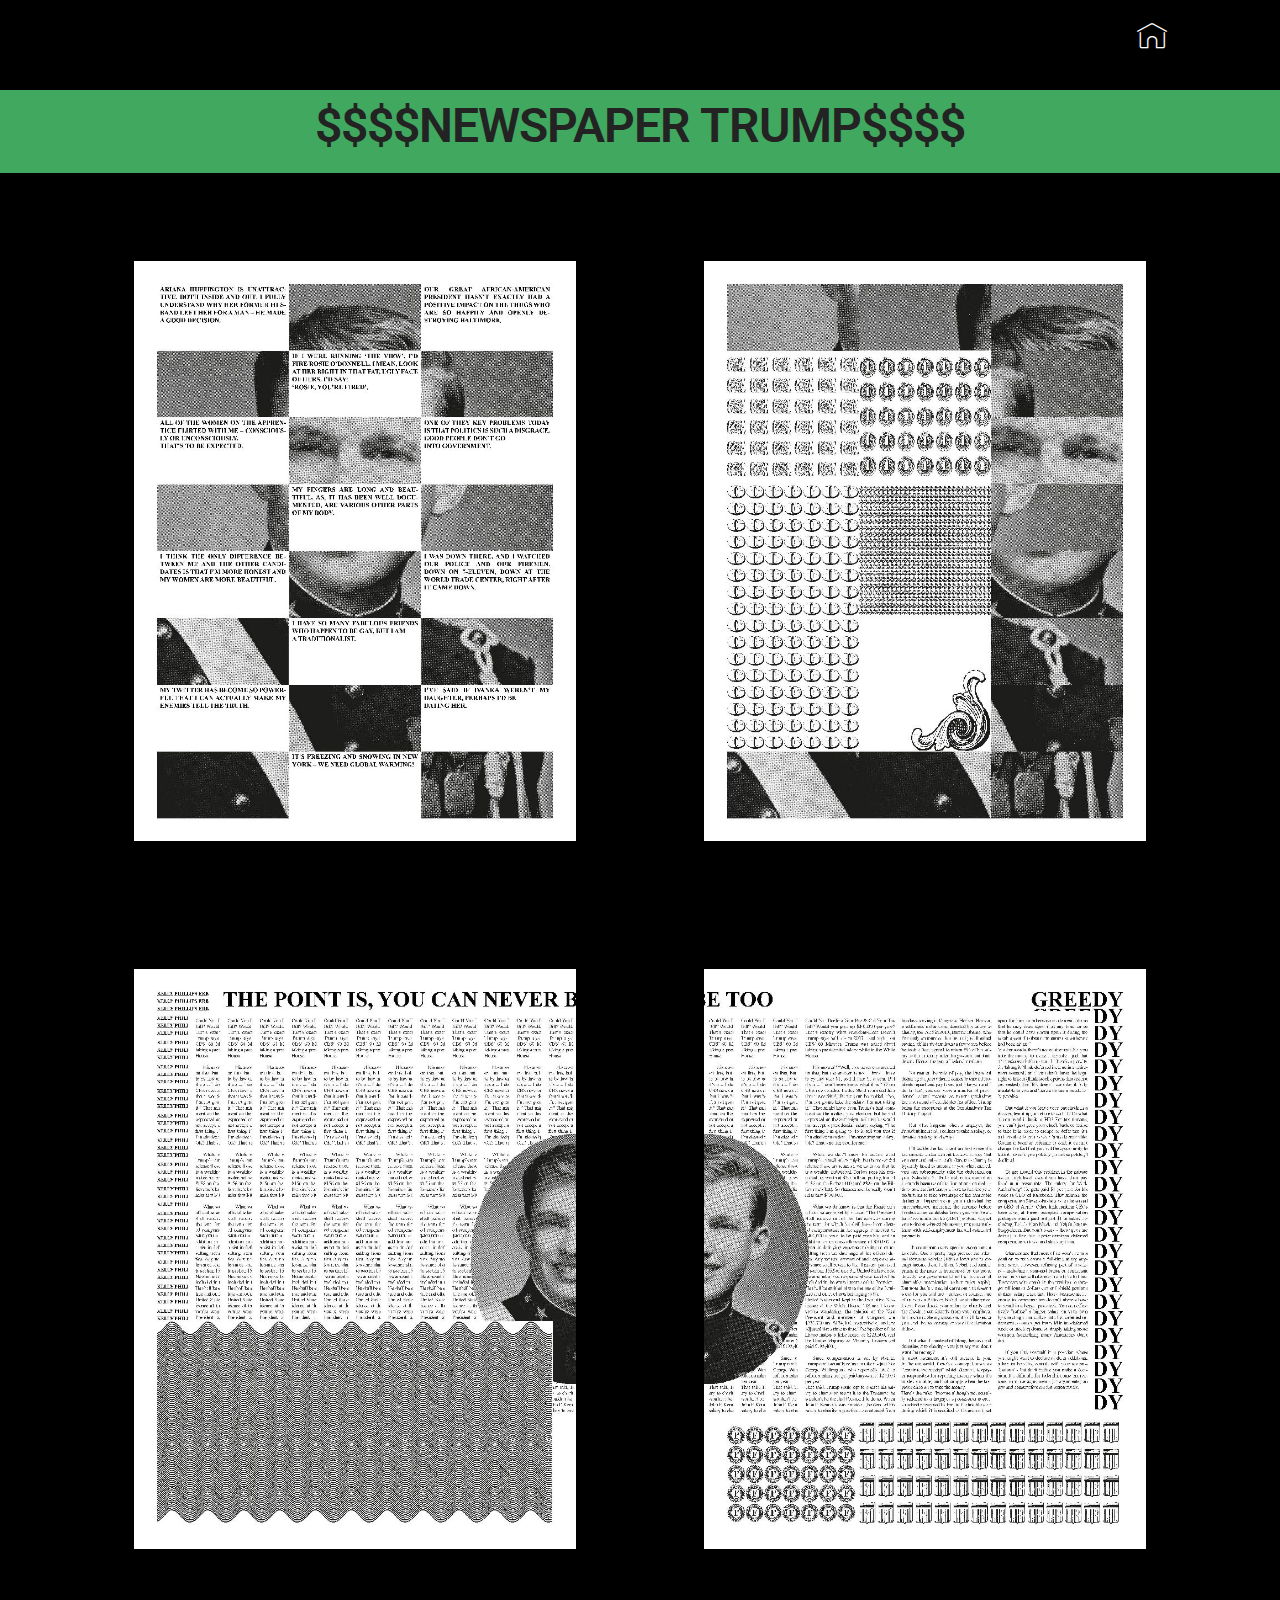
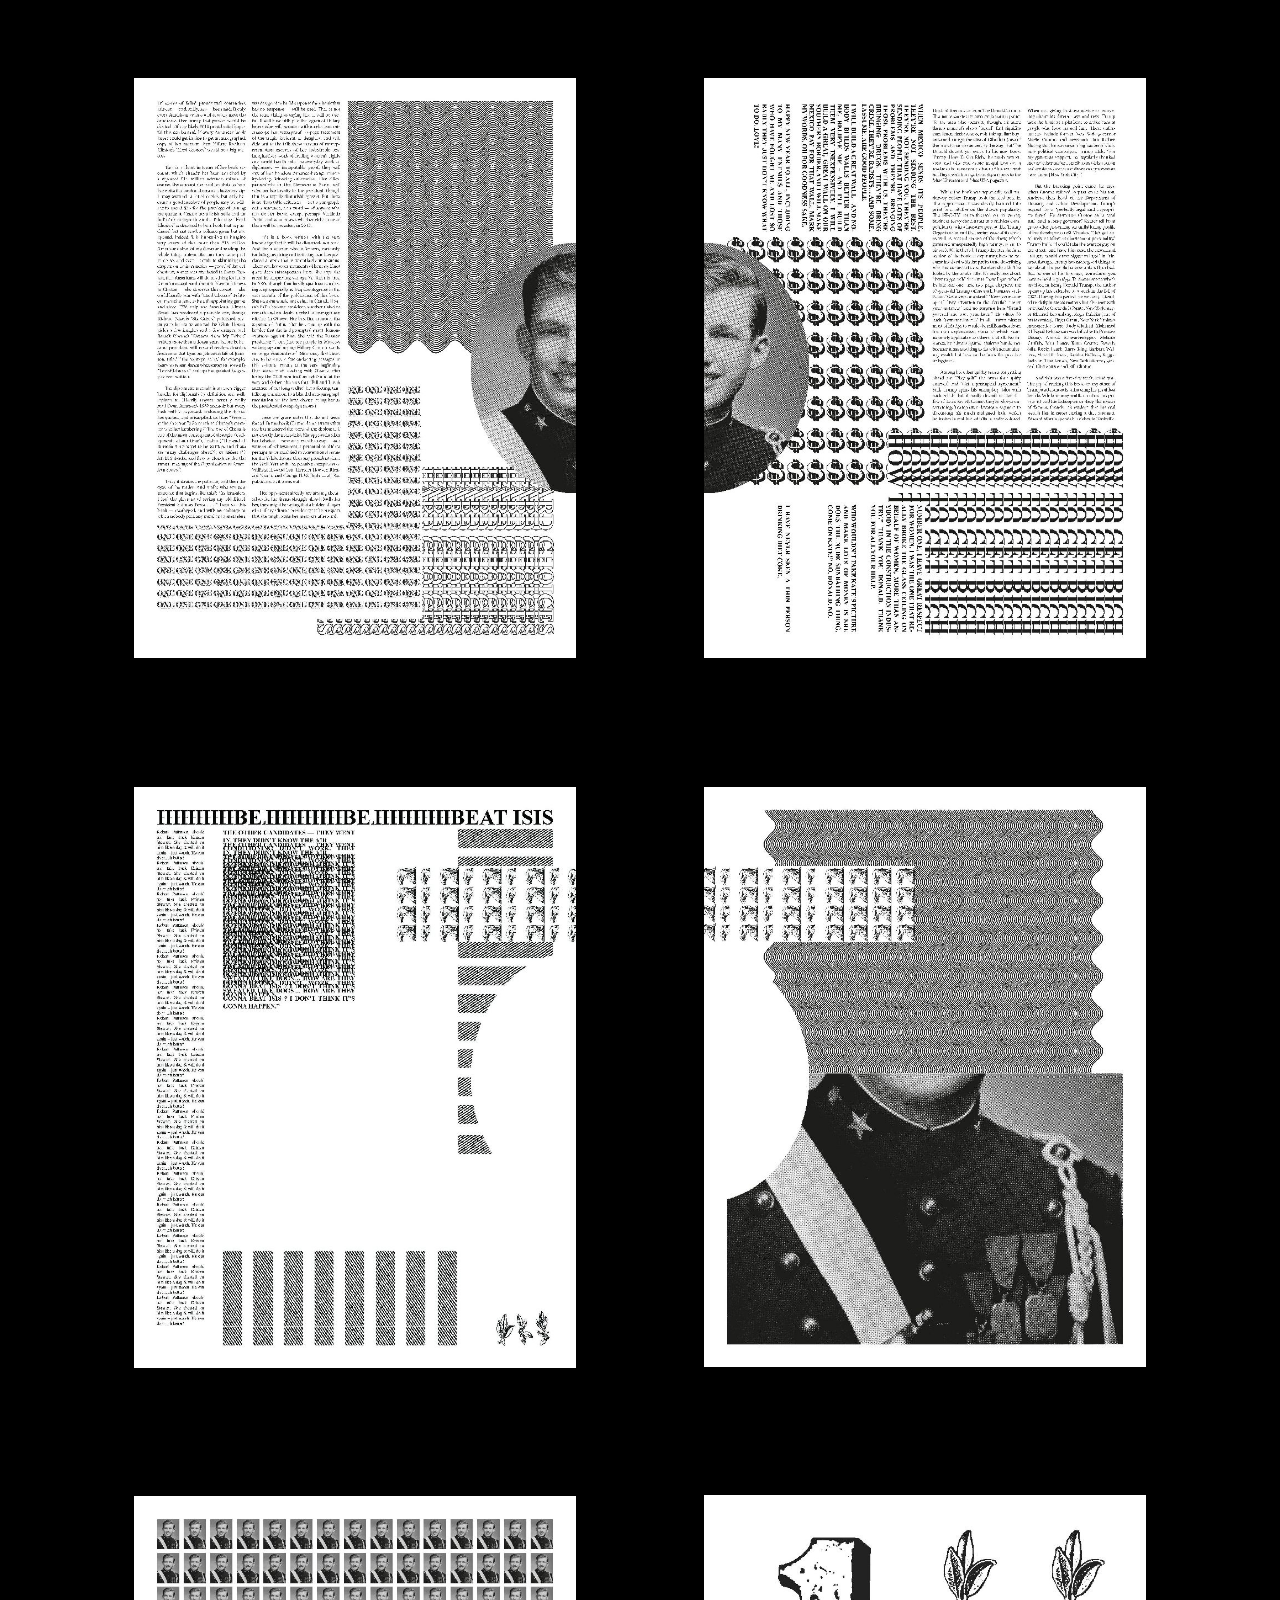
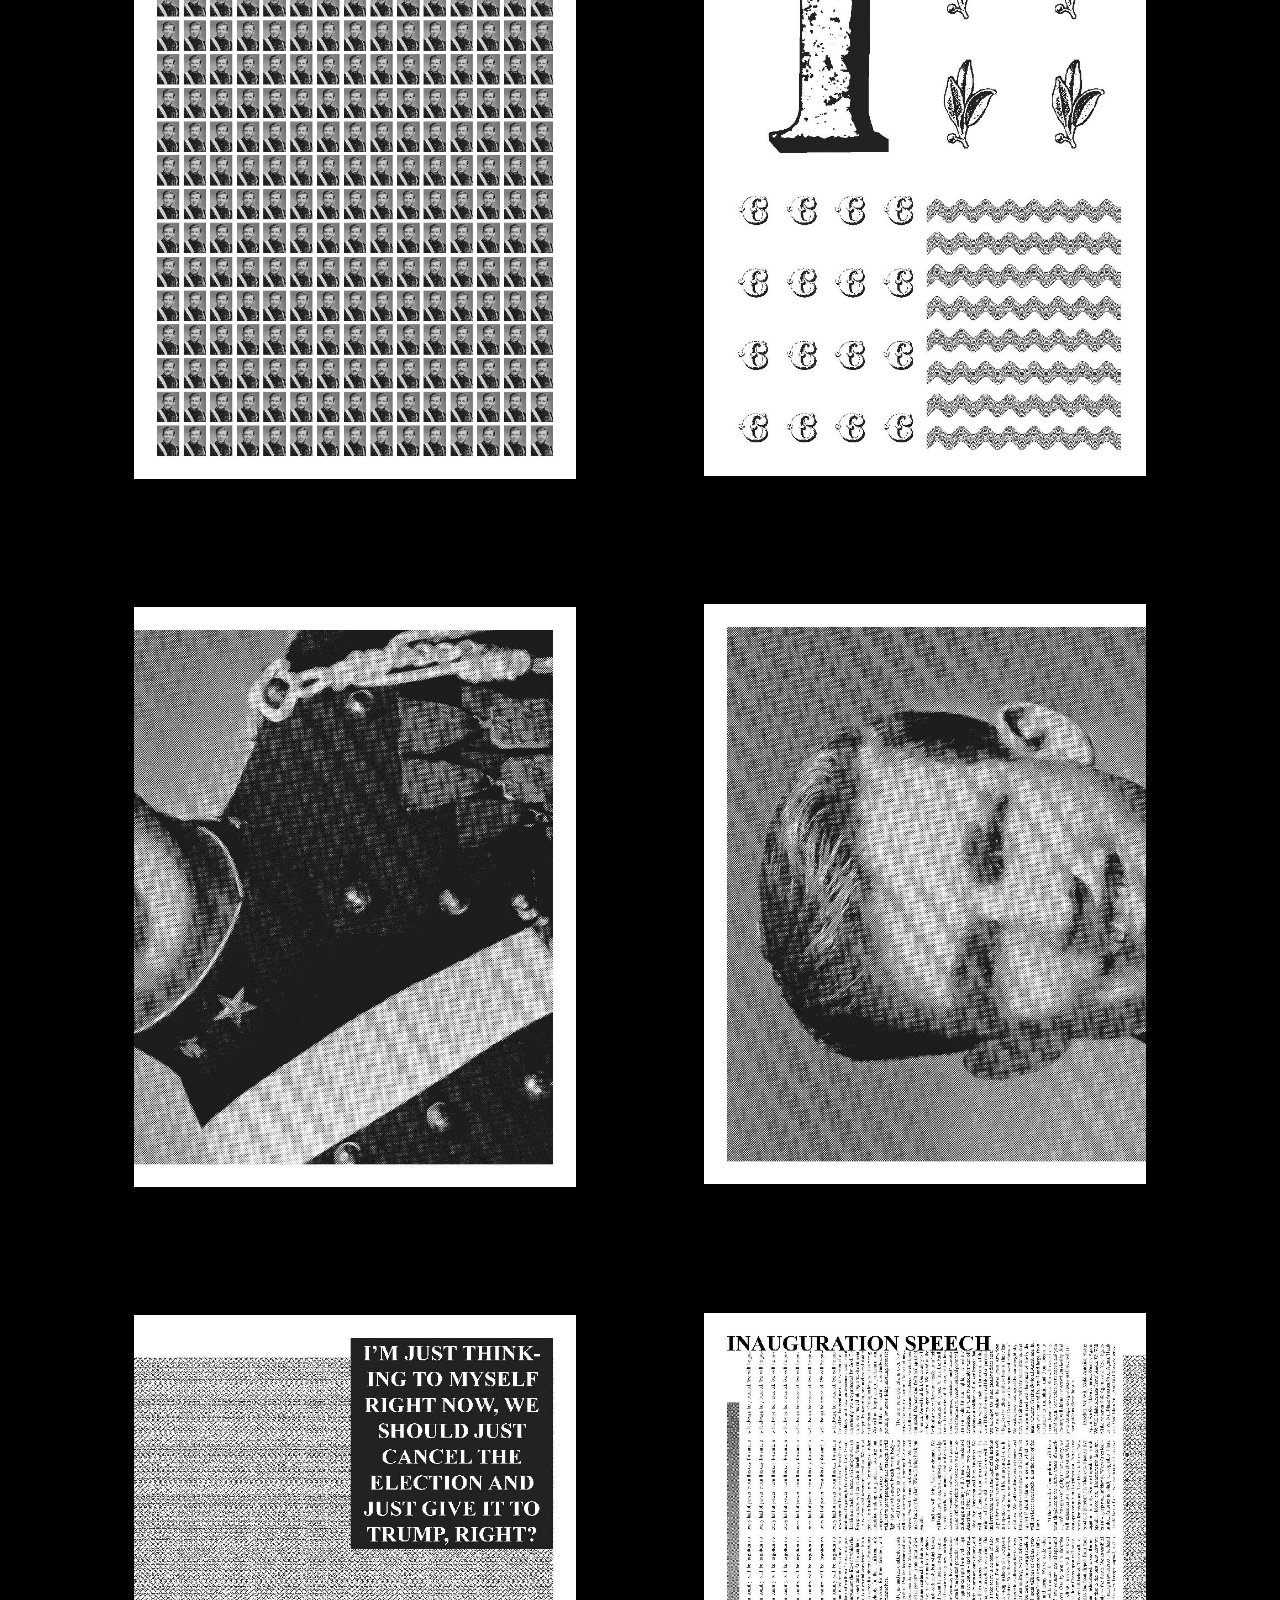
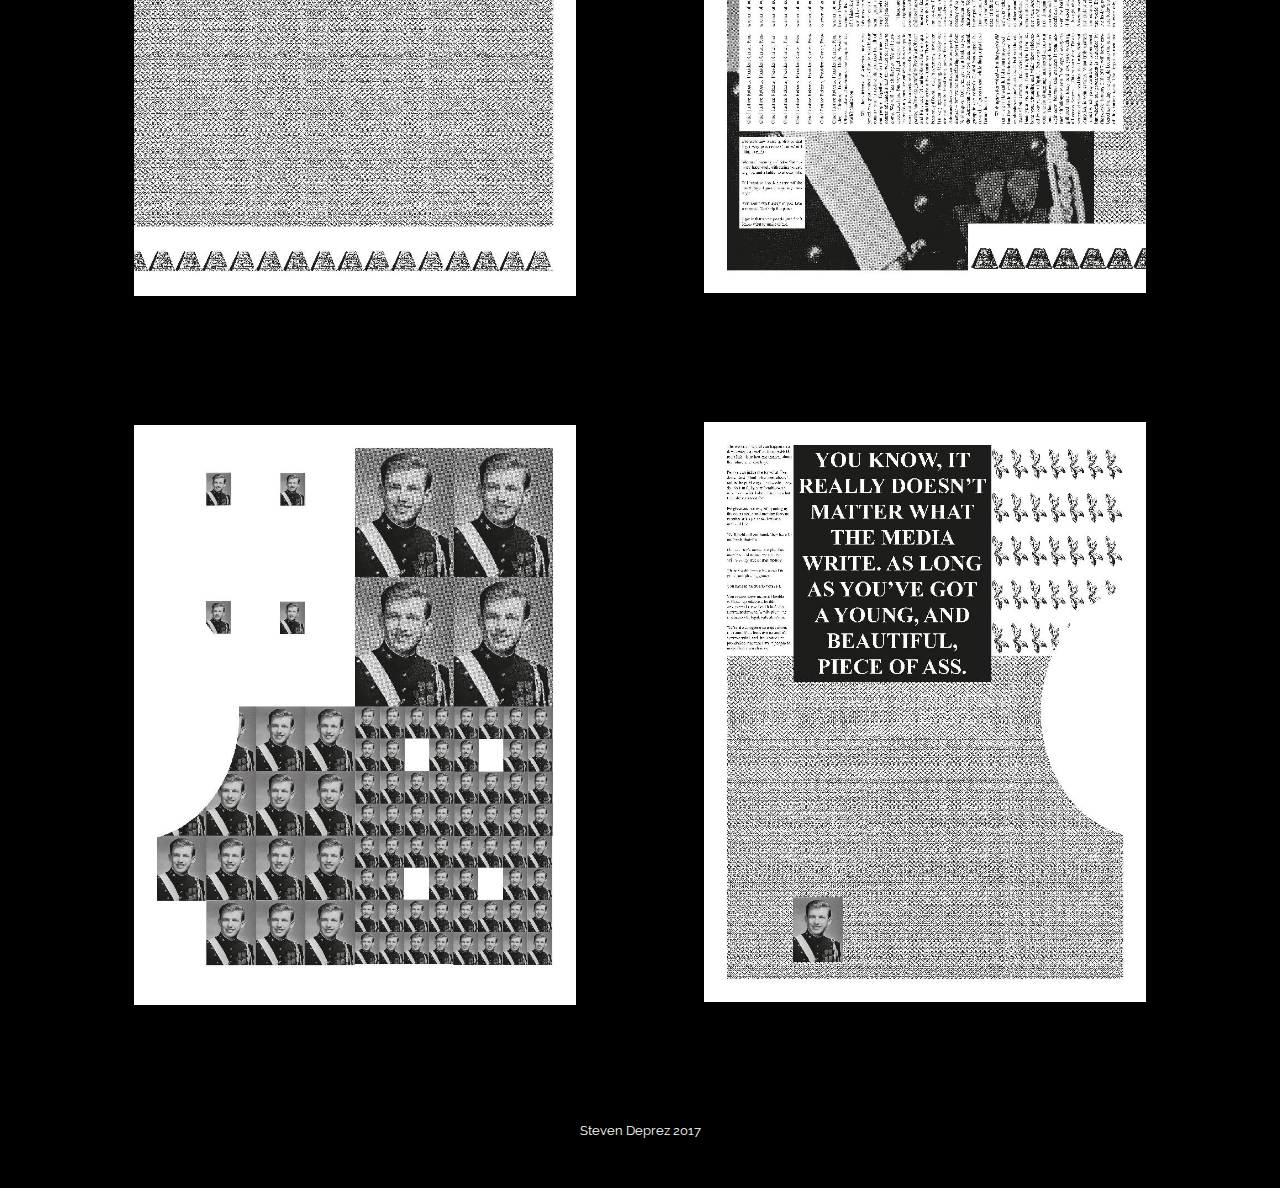
<file: Newspaper Trump.html>
<!DOCTYPE html>
<html>
<head>
  <!-- Site made with Mobirise Website Builder v4.3.0, https://mobirise.com -->
  <meta charset="UTF-8">
  <meta http-equiv="X-UA-Compatible" content="IE=edge">
  <meta name="generator" content="Mobirise v4.3.0, mobirise.com">
  <meta name="viewport" content="width=device-width, initial-scale=1">
  <link rel="shortcut icon" href="assets/images/mbr-favicon.png" type="image/x-icon">
  <meta name="description" content="Steven Deprez, LUCA 2016-2017, Graphic Design, contact: steven_deprez@hotmail.com">
  <title>Newspaper Trump</title>
  <link rel="stylesheet" href="assets/web/assets/mobirise-icons/mobirise-icons.css">
  <link rel="stylesheet" href="https://fonts.googleapis.com/css?family=Montserrat:400,700">
  <link rel="stylesheet" href="https://fonts.googleapis.com/css?family=Raleway:100,100i,200,200i,300,300i,400,400i,500,500i,600,600i,700,700i,800,800i,900,900i">
  <link rel="stylesheet" href="assets/et-line-font-plugin/style.css">
  <link rel="stylesheet" href="https://fonts.googleapis.com/css?family=Lora:400,700,400italic,700italic&subset=latin">
  <link rel="stylesheet" href="assets/bootstrap-material-design-font/css/material.css">
  <link rel="stylesheet" href="assets/tether/tether.min.css">
  <link rel="stylesheet" href="assets/bootstrap/css/bootstrap.min.css">
  <link rel="stylesheet" href="assets/animate.css/animate.min.css">
  <link rel="stylesheet" href="assets/dropdown/css/style.css">
  <link rel="stylesheet" href="assets/theme/css/style.css">
  <link rel="stylesheet" href="assets/mobirise-gallery/style.css">
  <link rel="stylesheet" href="assets/theme/css/style-rtl.css">
  <link rel="stylesheet" href="assets/mobirise/css/mbr-additional.css" type="text/css">
  
  
  
</head>
<body class="rtl">
<section id="ext_menu-11" data-rv-view="421">

    <nav class="navbar navbar-dropdown navbar-fixed-top">
        <div class="container">

            <div class="mbr-table">
                
                <div class="mbr-table-cell">

                    <button class="navbar-toggler pull-xs-right hidden-md-up" type="button" data-toggle="collapse" data-target="#exCollapsingNavbar">
                        <div class="hamburger-icon"></div>
                    </button>

                    <ul class="nav-dropdown collapse pull-xs-right nav navbar-nav navbar-toggleable-sm" id="exCollapsingNavbar"><li class="nav-item"><a class="nav-link link" href="index.html"><span class="mbri-home mbr-iconfont mbr-iconfont-btn" style="font-size: 30px; color: rgb(255, 255, 255);"></span></a></li></ul>
                    <button hidden="" class="navbar-toggler navbar-close" type="button" data-toggle="collapse" data-target="#exCollapsingNavbar">
                        <div class="close-icon"></div>
                    </button>

                </div>
            </div>

        </div>
    </nav>

</section>

<section class="engine"><a href="https://mobirise.co/b">web creator</a></section><section class="mbr-section mbr-section__container article mbr-after-navbar" id="header3-1q" data-rv-view="423" style="background-color: rgb(65, 168, 95); padding-top: 100px; padding-bottom: 20px;">
    <div class="container">
        <div class="row">
            <div class="col-xs-12">
                <h3 class="mbr-section-title display-2">$$$$NEWSPAPER TRUMP$$$$</h3>
                
            </div>
        </div>
    </div>
</section>

<section class="mbr-gallery mbr-section mbr-section-nopadding mbr-slider-carousel" data-filter="false" id="gallery3-1p" data-rv-view="427" style="background-color: rgb(0, 0, 0); padding-top: 1.5rem; padding-bottom: 1.5rem;">
    <!-- Filter -->
    

    <!-- Gallery -->
    <div class="mbr-gallery-row container">
        <div class=" mbr-gallery-layout-default">
            <div>
                <div>
                    <div class="mbr-gallery-item mbr-gallery-item__mobirise3 mbr-gallery-item--p4" data-video-url="false" data-tags="Animated">
                        <div href="#lb-gallery3-1p" data-slide-to="0" data-toggle="modal">
                            
                            

                            <img src="assets/images/trump-pagina-1-2000x2629-800x1051.jpg">
                            
                            <span class="icon-focus"></span>
                            
                        </div>
                    </div><div class="mbr-gallery-item mbr-gallery-item__mobirise3 mbr-gallery-item--p4" data-video-url="false" data-tags="Animated">
                        <div href="#lb-gallery3-1p" data-slide-to="1" data-toggle="modal">
                            
                            

                            <img src="assets/images/trump-pagina-2-2000x2629-800x1051.jpg">
                            
                            <span class="icon-focus"></span>
                            
                        </div>
                    </div><div class="mbr-gallery-item mbr-gallery-item__mobirise3 mbr-gallery-item--p4" data-video-url="false" data-tags="Animated">
                        <div href="#lb-gallery3-1p" data-slide-to="2" data-toggle="modal">
                            
                            

                            <img src="assets/images/trump-pagina-3-2000x2629-800x1051.jpg">
                            
                            <span class="icon-focus"></span>
                            
                        </div>
                    </div><div class="mbr-gallery-item mbr-gallery-item__mobirise3 mbr-gallery-item--p4" data-video-url="false" data-tags="Animated">
                        <div href="#lb-gallery3-1p" data-slide-to="3" data-toggle="modal">
                            
                            

                            <img src="assets/images/trump-pagina-4-2000x2629-800x1051.jpg">
                            
                            <span class="icon-focus"></span>
                            
                        </div>
                    </div><div class="mbr-gallery-item mbr-gallery-item__mobirise3 mbr-gallery-item--p4" data-video-url="false" data-tags="Animated">
                        <div href="#lb-gallery3-1p" data-slide-to="4" data-toggle="modal">
                            
                            

                            <img src="assets/images/trump-pagina-5-2000x2629-800x1051.jpg">
                            
                            <span class="icon-focus"></span>
                            
                        </div>
                    </div><div class="mbr-gallery-item mbr-gallery-item__mobirise3 mbr-gallery-item--p4" data-video-url="false" data-tags="Animated">
                        <div href="#lb-gallery3-1p" data-slide-to="5" data-toggle="modal">
                            
                            

                            <img src="assets/images/trump-pagina-6-2000x2629-800x1051.jpg">
                            
                            <span class="icon-focus"></span>
                            
                        </div>
                    </div><div class="mbr-gallery-item mbr-gallery-item__mobirise3 mbr-gallery-item--p4" data-video-url="false" data-tags="Animated">
                        <div href="#lb-gallery3-1p" data-slide-to="6" data-toggle="modal">
                            
                            

                            <img src="assets/images/trump-pagina-2000x2630-800x1052.jpg">
                            
                            <span class="icon-focus"></span>
                            
                        </div>
                    </div><div class="mbr-gallery-item mbr-gallery-item__mobirise3 mbr-gallery-item--p4" data-video-url="false" data-tags="Animated">
                        <div href="#lb-gallery3-1p" data-slide-to="7" data-toggle="modal">
                            
                            

                            <img src="assets/images/trump-pagina-7-2000x2629-800x1051.jpg">
                            
                            <span class="icon-focus"></span>
                            
                        </div>
                    </div><div class="mbr-gallery-item mbr-gallery-item__mobirise3 mbr-gallery-item--p4" data-video-url="false" data-tags="Animated">
                        <div href="#lb-gallery3-1p" data-slide-to="8" data-toggle="modal">
                            
                            

                            <img src="assets/images/trump-pagina-1-2000x2630-800x1052.jpg">
                            
                            <span class="icon-focus"></span>
                            
                        </div>
                    </div><div class="mbr-gallery-item mbr-gallery-item__mobirise3 mbr-gallery-item--p4" data-video-url="false" data-tags="Animated">
                        <div href="#lb-gallery3-1p" data-slide-to="9" data-toggle="modal">
                            
                            

                            <img src="assets/images/trump-pagina-2000x2638-800x1055.jpg">
                            
                            <span class="icon-focus"></span>
                            
                        </div>
                    </div><div class="mbr-gallery-item mbr-gallery-item__mobirise3 mbr-gallery-item--p4" data-video-url="false" data-tags="Animated">
                        <div href="#lb-gallery3-1p" data-slide-to="10" data-toggle="modal">
                            
                            

                            <img src="assets/images/trump-pagina-8-2000x2629-800x1051.jpg">
                            
                            <span class="icon-focus"></span>
                            
                        </div>
                    </div><div class="mbr-gallery-item mbr-gallery-item__mobirise3 mbr-gallery-item--p4" data-video-url="false" data-tags="Animated">
                        <div href="#lb-gallery3-1p" data-slide-to="11" data-toggle="modal">
                            
                            

                            <img src="assets/images/trump-pagina-9-2000x2629-800x1051.jpg">
                            
                            <span class="icon-focus"></span>
                            
                        </div>
                    </div><div class="mbr-gallery-item mbr-gallery-item__mobirise3 mbr-gallery-item--p4" data-video-url="false" data-tags="Animated">
                        <div href="#lb-gallery3-1p" data-slide-to="12" data-toggle="modal">
                            
                            

                            <img src="assets/images/trump-pagina-10-2000x2629-800x1051.jpg">
                            
                            <span class="icon-focus"></span>
                            
                        </div>
                    </div><div class="mbr-gallery-item mbr-gallery-item__mobirise3 mbr-gallery-item--p4" data-video-url="false" data-tags="Animated">
                        <div href="#lb-gallery3-1p" data-slide-to="13" data-toggle="modal">
                            
                            

                            <img src="assets/images/trump-pagina-2-2000x2630-800x1052.jpg">
                            
                            <span class="icon-focus"></span>
                            
                        </div>
                    </div><div class="mbr-gallery-item mbr-gallery-item__mobirise3 mbr-gallery-item--p4" data-video-url="false" data-tags="Animated">
                        <div href="#lb-gallery3-1p" data-slide-to="14" data-toggle="modal">
                            
                            

                            <img src="assets/images/trump-pagina-11-2000x2629-800x1051.jpg">
                            
                            <span class="icon-focus"></span>
                            
                        </div>
                    </div><div class="mbr-gallery-item mbr-gallery-item__mobirise3 mbr-gallery-item--p4" data-video-url="false" data-tags="Animated">
                        <div href="#lb-gallery3-1p" data-slide-to="15" data-toggle="modal">
                            
                            

                            <img src="assets/images/trump-pagina-12-2000x2629-800x1051.jpg">
                            
                            <span class="icon-focus"></span>
                            
                        </div>
                    </div>
                </div>
            </div>
            <div class="clearfix"></div>
        </div>
    </div>

    <!-- Lightbox -->
    <div data-app-prevent-settings="" class="mbr-slider modal fade carousel slide" tabindex="-1" data-keyboard="true" data-interval="false" id="lb-gallery3-1p">
        <div class="modal-dialog">
            <div class="modal-content">
                <div class="modal-body">
                    <ol class="carousel-indicators">
                        <li data-app-prevent-settings="" data-target="#lb-gallery3-1p" data-slide-to="0"></li><li data-app-prevent-settings="" data-target="#lb-gallery3-1p" data-slide-to="1"></li><li data-app-prevent-settings="" data-target="#lb-gallery3-1p" data-slide-to="2"></li><li data-app-prevent-settings="" data-target="#lb-gallery3-1p" data-slide-to="3"></li><li data-app-prevent-settings="" data-target="#lb-gallery3-1p" data-slide-to="4"></li><li data-app-prevent-settings="" data-target="#lb-gallery3-1p" data-slide-to="5"></li><li data-app-prevent-settings="" data-target="#lb-gallery3-1p" data-slide-to="6"></li><li data-app-prevent-settings="" data-target="#lb-gallery3-1p" data-slide-to="7"></li><li data-app-prevent-settings="" data-target="#lb-gallery3-1p" data-slide-to="8"></li><li data-app-prevent-settings="" data-target="#lb-gallery3-1p" data-slide-to="9"></li><li data-app-prevent-settings="" data-target="#lb-gallery3-1p" data-slide-to="10"></li><li data-app-prevent-settings="" data-target="#lb-gallery3-1p" data-slide-to="11"></li><li data-app-prevent-settings="" data-target="#lb-gallery3-1p" data-slide-to="12"></li><li data-app-prevent-settings="" data-target="#lb-gallery3-1p" data-slide-to="13"></li><li data-app-prevent-settings="" data-target="#lb-gallery3-1p" data-slide-to="14"></li><li data-app-prevent-settings="" data-target="#lb-gallery3-1p" class=" active" data-slide-to="15"></li>
                    </ol>
                    <div class="carousel-inner">
                        <div class="carousel-item">
                            <img src="assets/images/trump-pagina-1-2000x2629.jpg">
                        </div><div class="carousel-item">
                            <img src="assets/images/trump-pagina-2-2000x2629.jpg">
                        </div><div class="carousel-item">
                            <img src="assets/images/trump-pagina-3-2000x2629.jpg">
                        </div><div class="carousel-item">
                            <img src="assets/images/trump-pagina-4-2000x2629.jpg">
                        </div><div class="carousel-item">
                            <img src="assets/images/trump-pagina-5-2000x2629.jpg">
                        </div><div class="carousel-item">
                            <img src="assets/images/trump-pagina-6-2000x2629.jpg">
                        </div><div class="carousel-item">
                            <img src="assets/images/trump-pagina-2000x2630.jpg">
                        </div><div class="carousel-item">
                            <img src="assets/images/trump-pagina-7-2000x2629.jpg">
                        </div><div class="carousel-item">
                            <img src="assets/images/trump-pagina-1-2000x2630.jpg">
                        </div><div class="carousel-item">
                            <img src="assets/images/trump-pagina-2000x2638.jpg">
                        </div><div class="carousel-item">
                            <img src="assets/images/trump-pagina-8-2000x2629.jpg">
                        </div><div class="carousel-item">
                            <img src="assets/images/trump-pagina-9-2000x2629.jpg">
                        </div><div class="carousel-item">
                            <img src="assets/images/trump-pagina-10-2000x2629.jpg">
                        </div><div class="carousel-item">
                            <img src="assets/images/trump-pagina-2-2000x2630.jpg">
                        </div><div class="carousel-item">
                            <img src="assets/images/trump-pagina-11-2000x2629.jpg">
                        </div><div class="carousel-item active">
                            <img src="assets/images/trump-pagina-12-2000x2629.jpg">
                        </div>
                    </div>
                    <a class="left carousel-control" role="button" data-slide="prev" href="#lb-gallery3-1p">
                        <span class="icon-prev" aria-hidden="true"></span>
                        <span class="sr-only">Previous</span>
                    </a>
                    <a class="right carousel-control" role="button" data-slide="next" href="#lb-gallery3-1p">
                        <span class="icon-next" aria-hidden="true"></span>
                        <span class="sr-only">Next</span>
                    </a>

                    <a class="close" href="#" role="button" data-dismiss="modal">
                        <span aria-hidden="true">×</span>
                        <span class="sr-only">Close</span>
                    </a>
                </div>
            </div>
        </div>
    </div>
</section>

<footer class="mbr-small-footer mbr-section mbr-section-nopadding" id="footer1-1r" data-rv-view="425" style="background-color: rgb(0, 0, 0); padding-top: 1.75rem; padding-bottom: 1.75rem;">
    
    <div class="container text-xs-center">
        <p>Steven Deprez 2017<br><br></p>
    </div>
</footer>


  <script src="assets/web/assets/jquery/jquery.min.js"></script>
  <script src="assets/tether/tether.min.js"></script>
  <script src="assets/bootstrap/js/bootstrap.min.js"></script>
  <script src="assets/smooth-scroll/smooth-scroll.js"></script>
  <script src="assets/touch-swipe/jquery.touch-swipe.min.js"></script>
  <script src="assets/viewport-checker/jquery.viewportchecker.js"></script>
  <script src="assets/dropdown/js/script.min.js"></script>
  <script src="assets/masonry/masonry.pkgd.min.js"></script>
  <script src="assets/imagesloaded/imagesloaded.pkgd.min.js"></script>
  <script src="assets/bootstrap-carousel-swipe/bootstrap-carousel-swipe.js"></script>
  <script src="assets/theme/js/script.js"></script>
  <script src="assets/mobirise-gallery/player.min.js"></script>
  <script src="assets/mobirise-gallery/script.js"></script>
  
  
  <input name="animation" type="hidden">
   <div id="scrollToTop" class="scrollToTop mbr-arrow-up"><a style="text-align: center;"><i class="mbr-arrow-up-icon"></i></a></div>
  </body>
</html>
</file>
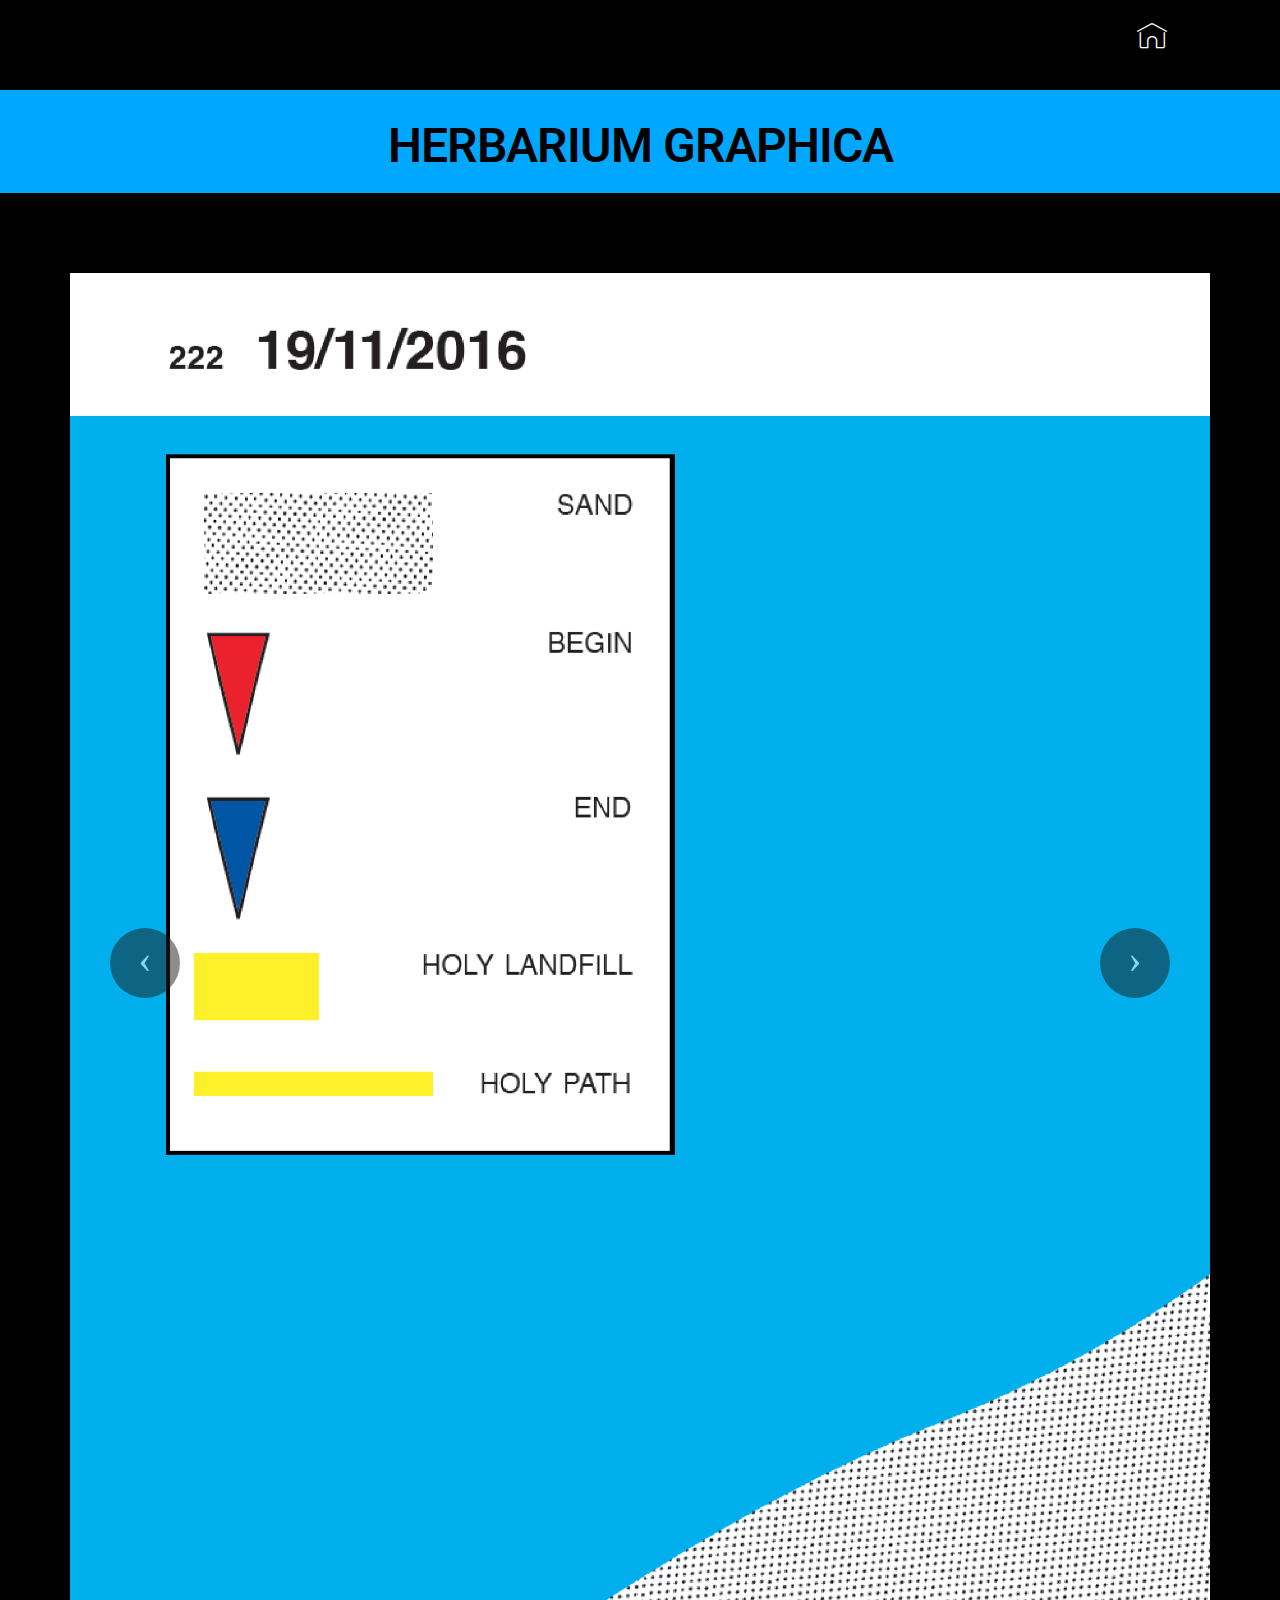
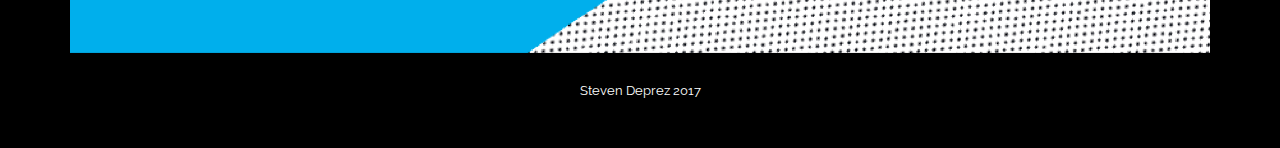
<file: page9.html>
<!DOCTYPE html>
<html>
<head>
  <!-- Site made with Mobirise Website Builder v4.3.0, https://mobirise.com -->
  <meta charset="UTF-8">
  <meta http-equiv="X-UA-Compatible" content="IE=edge">
  <meta name="generator" content="Mobirise v4.3.0, mobirise.com">
  <meta name="viewport" content="width=device-width, initial-scale=1">
  <link rel="shortcut icon" href="assets/images/mbr-favicon.png" type="image/x-icon">
  <meta name="description" content="Steven Deprez, LUCA 2016-2017, Graphic Design, contact: steven_deprez@hotmail.com">
  <title>Herbarium Graphica</title>
  <link rel="stylesheet" href="assets/bootstrap-material-design-font/css/material.css">
  <link rel="stylesheet" href="assets/et-line-font-plugin/style.css">
  <link rel="stylesheet" href="https://fonts.googleapis.com/css?family=Montserrat:400,700">
  <link rel="stylesheet" href="https://fonts.googleapis.com/css?family=Raleway:100,100i,200,200i,300,300i,400,400i,500,500i,600,600i,700,700i,800,800i,900,900i">
  <link rel="stylesheet" href="assets/web/assets/mobirise-icons/mobirise-icons.css">
  <link rel="stylesheet" href="https://fonts.googleapis.com/css?family=Lora:400,700,400italic,700italic&subset=latin">
  <link rel="stylesheet" href="assets/tether/tether.min.css">
  <link rel="stylesheet" href="assets/bootstrap/css/bootstrap.min.css">
  <link rel="stylesheet" href="assets/dropdown/css/style.css">
  <link rel="stylesheet" href="assets/animate.css/animate.min.css">
  <link rel="stylesheet" href="assets/theme/css/style.css">
  <link rel="stylesheet" href="assets/theme/css/style-rtl.css">
  <link rel="stylesheet" href="assets/mobirise/css/mbr-additional.css" type="text/css">
  
  
  
</head>
<body class="rtl">
<section id="ext_menu-z" data-rv-view="394">

    <nav class="navbar navbar-dropdown navbar-fixed-top">
        <div class="container">

            <div class="mbr-table">
                
                <div class="mbr-table-cell">

                    <button class="navbar-toggler pull-xs-right hidden-md-up" type="button" data-toggle="collapse" data-target="#exCollapsingNavbar">
                        <div class="hamburger-icon"></div>
                    </button>

                    <ul class="nav-dropdown collapse pull-xs-right nav navbar-nav navbar-toggleable-sm" id="exCollapsingNavbar"><li class="nav-item"><a class="nav-link link" href="index.html"><span class="mbri-home mbr-iconfont mbr-iconfont-btn" style="font-size: 30px; color: rgb(255, 255, 255);"></span></a></li></ul>
                    <button hidden="" class="navbar-toggler navbar-close" type="button" data-toggle="collapse" data-target="#exCollapsingNavbar">
                        <div class="close-icon"></div>
                    </button>

                </div>
            </div>

        </div>
    </nav>

</section>

<section class="engine"><a href="https://mobirise.co/d">web software</a></section><section class="mbr-section mbr-section__container article mbr-after-navbar" id="header3-1o" data-rv-view="396" style="background-color: rgb(0, 167, 255); padding-top: 120px; padding-bottom: 20px;">
    <div class="container">
        <div class="row">
            <div class="col-xs-12">
                <h3 class="mbr-section-title display-2">HERBARIUM GRAPHICA</h3>
                
            </div>
        </div>
    </div>
</section>

<section class="mbr-slider mbr-section mbr-section__container carousel slide mbr-section-nopadding" data-ride="carousel" data-keyboard="false" data-wrap="true" data-pause="false" data-interval="false" id="slider3-10" data-rv-view="398" style="background-color: rgb(0, 0, 0);">
    <div class=" container boxed-slider" style="padding-top: 80px; padding-bottom: 0px;">
        <div>
            <div>
                
                <div class="carousel-inner" role="listbox">
                    <div class="mbr-section mbr-section-hero carousel-item dark center active" data-bg-video-slide="false">
                        <div class="mbr-table-cell">
                            
                            <div class="container-slide">
                                <img src="assets/images/website-github-afbeelding-grafisch-herbarium-9-van-10-2000x2421.png">
                                <div class="row">
                                    <div class="col-md-8 col-md-offset-2 text-xs-center">
                                        
                                        

                                        
                                    </div>
                                </div>
                            </div>
                        </div>
                    </div><div class="mbr-section mbr-section-hero carousel-item dark center" data-bg-video-slide="false">
                        <div class="mbr-table-cell">
                            
                            <div class="container-slide">
                                <img src="assets/images/website-github-afbeelding-grafisch-herbarium-2-van-10-2000x2806.png">
                                <div class="row">
                                    <div class="col-md-8 col-md-offset-2 text-xs-center">
                                        
                                        

                                        
                                    </div>
                                </div>
                            </div>
                        </div>
                    </div><div class="mbr-section mbr-section-hero carousel-item dark center" data-bg-video-slide="false">
                        <div class="mbr-table-cell">
                            
                            <div class="container-slide">
                                <img src="assets/images/website-github-afbeelding-grafisch-herbarium-4-van-10-2000x1978.png">
                                <div class="row">
                                    <div class="col-md-8 col-md-offset-2 text-xs-center">
                                        
                                        

                                        
                                    </div>
                                </div>
                            </div>
                        </div>
                    </div><div class="mbr-section mbr-section-hero carousel-item dark center" data-bg-video-slide="false">
                        <div class="mbr-table-cell">
                            
                            <div class="container-slide">
                                <img src="assets/images/website-github-afbeelding-grafisch-herbarium-6-van-10-2000x1984.png">
                                <div class="row">
                                    <div class="col-md-8 col-md-offset-2 text-xs-center">
                                        
                                        

                                        
                                    </div>
                                </div>
                            </div>
                        </div>
                    </div><div class="mbr-section mbr-section-hero carousel-item dark center" data-bg-video-slide="false">
                        <div class="mbr-table-cell">
                            
                            <div class="container-slide">
                                <img src="assets/images/website-github-afbeelding-grafisch-herbarium-8-van-10-2000x2000.png">
                                <div class="row">
                                    <div class="col-md-8 col-md-offset-2 text-xs-center">
                                        
                                        

                                        
                                    </div>
                                </div>
                            </div>
                        </div>
                    </div><div class="mbr-section mbr-section-hero carousel-item dark center" data-bg-video-slide="false">
                        <div class="mbr-table-cell">
                            
                            <div class="container-slide">
                                <img src="assets/images/website-github-afbeelding-grafisch-herbarium-10-van-10-2000x2827.png">
                                <div class="row">
                                    <div class="col-md-8 col-md-offset-2 text-xs-center">
                                        
                                        

                                        
                                    </div>
                                </div>
                            </div>
                        </div>
                    </div>
                </div>

                <a data-app-prevent-settings="" class="left carousel-control" role="button" data-slide="prev" href="#slider3-10">
                    <span class="icon-prev" aria-hidden="true"></span>
                    <span class="sr-only">Previous</span>
                </a>
                <a data-app-prevent-settings="" class="right carousel-control" role="button" data-slide="next" href="#slider3-10">
                    <span class="icon-next" aria-hidden="true"></span>
                    <span class="sr-only">Next</span>
                </a>
            </div>
        </div>
    </div>
</section>

<footer class="mbr-small-footer mbr-section mbr-section-nopadding" id="footer1-1r" data-rv-view="419" style="background-color: rgb(0, 0, 0); padding-top: 1.75rem; padding-bottom: 1.75rem;">
    
    <div class="container text-xs-center">
        <p>Steven Deprez 2017<br><br></p>
    </div>
</footer>


  <script src="assets/web/assets/jquery/jquery.min.js"></script>
  <script src="assets/tether/tether.min.js"></script>
  <script src="assets/bootstrap/js/bootstrap.min.js"></script>
  <script src="assets/dropdown/js/script.min.js"></script>
  <script src="assets/touch-swipe/jquery.touch-swipe.min.js"></script>
  <script src="assets/smooth-scroll/smooth-scroll.js"></script>
  <script src="assets/viewport-checker/jquery.viewportchecker.js"></script>
  <script src="assets/bootstrap-carousel-swipe/bootstrap-carousel-swipe.js"></script>
  <script src="assets/theme/js/script.js"></script>
  
  
  <input name="animation" type="hidden">
   <div id="scrollToTop" class="scrollToTop mbr-arrow-up"><a style="text-align: center;"><i class="mbr-arrow-up-icon"></i></a></div>
  </body>
</html>
</file>
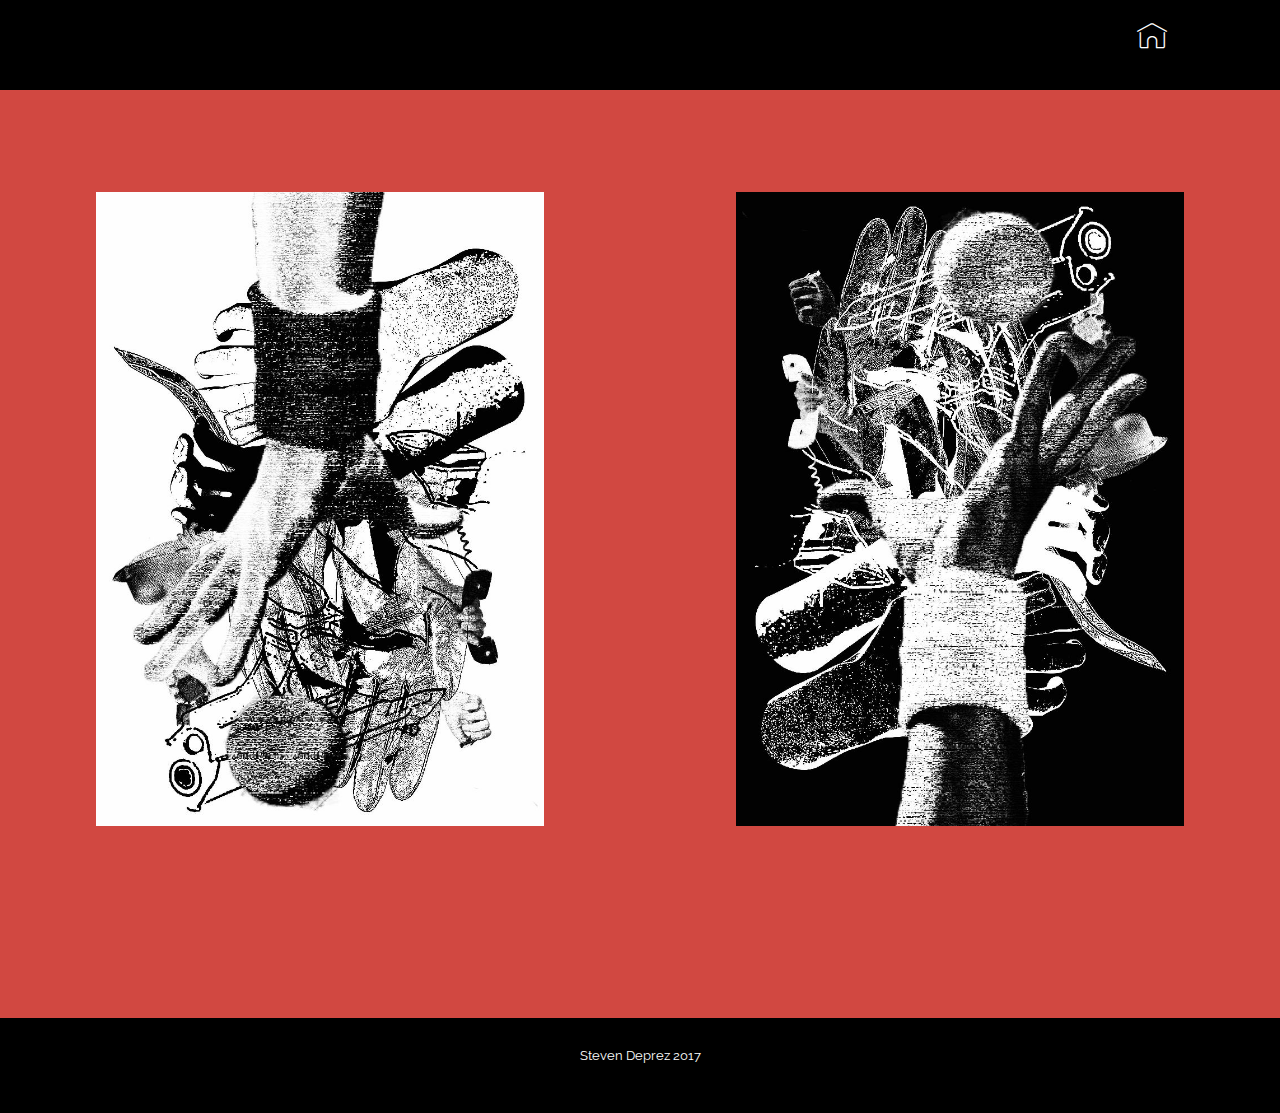
<file: Strangersonatrain.html>
<!DOCTYPE html>
<html>
<head>
  <!-- Site made with Mobirise Website Builder v4.3.0, https://mobirise.com -->
  <meta charset="UTF-8">
  <meta http-equiv="X-UA-Compatible" content="IE=edge">
  <meta name="generator" content="Mobirise v4.3.0, mobirise.com">
  <meta name="viewport" content="width=device-width, initial-scale=1">
  <link rel="shortcut icon" href="assets/images/mbr-favicon.png" type="image/x-icon">
  <meta name="description" content="Strangers, on, a, train, Strangers on a train, Hitchcock, movie, Steven, Deprez, Steven Deprez, Portfolio">
  <title>Strangers on a Train</title>
  <link rel="stylesheet" href="assets/web/assets/mobirise-icons/mobirise-icons.css">
  <link rel="stylesheet" href="https://fonts.googleapis.com/css?family=Montserrat:400,700">
  <link rel="stylesheet" href="https://fonts.googleapis.com/css?family=Raleway:100,100i,200,200i,300,300i,400,400i,500,500i,600,600i,700,700i,800,800i,900,900i">
  <link rel="stylesheet" href="assets/et-line-font-plugin/style.css">
  <link rel="stylesheet" href="https://fonts.googleapis.com/css?family=Lora:400,700,400italic,700italic&subset=latin">
  <link rel="stylesheet" href="assets/bootstrap-material-design-font/css/material.css">
  <link rel="stylesheet" href="assets/tether/tether.min.css">
  <link rel="stylesheet" href="assets/bootstrap/css/bootstrap.min.css">
  <link rel="stylesheet" href="assets/animate.css/animate.min.css">
  <link rel="stylesheet" href="assets/dropdown/css/style.css">
  <link rel="stylesheet" href="assets/theme/css/style.css">
  <link rel="stylesheet" href="assets/mobirise-gallery/style.css">
  <link rel="stylesheet" href="assets/theme/css/style-rtl.css">
  <link rel="stylesheet" href="assets/mobirise/css/mbr-additional.css" type="text/css">
  
  
  
</head>
<body class="rtl">
<section id="ext_menu-1y" data-rv-view="537">

    <nav class="navbar navbar-dropdown navbar-fixed-top">
        <div class="container">

            <div class="mbr-table">
                
                <div class="mbr-table-cell">

                    <button class="navbar-toggler pull-xs-right hidden-md-up" type="button" data-toggle="collapse" data-target="#exCollapsingNavbar">
                        <div class="hamburger-icon"></div>
                    </button>

                    <ul class="nav-dropdown collapse pull-xs-right nav navbar-nav navbar-toggleable-sm" id="exCollapsingNavbar"><li class="nav-item"><a class="nav-link link" href="index.html"><span class="mbri-home mbr-iconfont mbr-iconfont-btn" style="font-size: 30px; color: rgb(255, 255, 255);"></span></a></li></ul>
                    <button hidden="" class="navbar-toggler navbar-close" type="button" data-toggle="collapse" data-target="#exCollapsingNavbar">
                        <div class="close-icon"></div>
                    </button>

                </div>
            </div>

        </div>
    </nav>

</section>

<section class="engine"><a href="https://mobirise.co/e">web building software</a></section><section class="mbr-gallery mbr-section mbr-section-nopadding mbr-slider-carousel mbr-after-navbar" data-filter="false" id="gallery4-20" data-rv-view="541" style="background-color: rgb(209, 72, 65); padding-top: 6rem; padding-bottom: 6rem;">
    <!-- Filter -->
    

    <!-- Gallery -->
    <div class="mbr-gallery-row">
        <div class=" mbr-gallery-layout-default">
            <div>
                <div>
                    <div class="mbr-gallery-item mbr-gallery-item__mobirise3 mbr-gallery-item--p6" data-video-url="false" data-tags="Animated">
                        <div href="#lb-gallery4-20" data-slide-to="0" data-toggle="modal">
                            
                            

                            <img src="assets/images/portfolio-steven-deprez-18-mei-3-van-12-2000x2831-800x1132.jpg">
                            
                            <span class="icon-focus"></span>
                            
                        </div>
                    </div><div class="mbr-gallery-item mbr-gallery-item__mobirise3 mbr-gallery-item--p6" data-video-url="false" data-tags="Animated">
                        <div href="#lb-gallery4-20" data-slide-to="1" data-toggle="modal">
                            
                            

                            <img src="assets/images/portfolio-steven-deprez-18-mei-4-van-12-2000x2831-800x1132.jpg">
                            
                            <span class="icon-focus"></span>
                            
                        </div>
                    </div>
                </div>
            </div>
            <div class="clearfix"></div>
        </div>
    </div>

    <!-- Lightbox -->
    <div data-app-prevent-settings="" class="mbr-slider modal fade carousel slide" tabindex="-1" data-keyboard="true" data-interval="false" id="lb-gallery4-20">
        <div class="modal-dialog">
            <div class="modal-content">
                <div class="modal-body">
                    
                    <div class="carousel-inner">
                        <div class="carousel-item active">
                            <img src="assets/images/portfolio-steven-deprez-18-mei-3-van-12-2000x2831.jpg">
                        </div><div class="carousel-item">
                            <img src="assets/images/portfolio-steven-deprez-18-mei-4-van-12-2000x2831.jpg">
                        </div>
                    </div>
                    <a class="left carousel-control" role="button" data-slide="prev" href="#lb-gallery4-20">
                        <span class="icon-prev" aria-hidden="true"></span>
                        <span class="sr-only">Previous</span>
                    </a>
                    <a class="right carousel-control" role="button" data-slide="next" href="#lb-gallery4-20">
                        <span class="icon-next" aria-hidden="true"></span>
                        <span class="sr-only">Next</span>
                    </a>

                    <a class="close" href="#" role="button" data-dismiss="modal">
                        <span aria-hidden="true">×</span>
                        <span class="sr-only">Close</span>
                    </a>
                </div>
            </div>
        </div>
    </div>
</section>

<footer class="mbr-small-footer mbr-section mbr-section-nopadding" id="footer1-1z" data-rv-view="539" style="background-color: rgb(0, 0, 0); padding-top: 1.75rem; padding-bottom: 1.75rem;">
    
    <div class="container text-xs-center">
        <p>Steven Deprez 2017<br><br></p>
    </div>
</footer>


  <script src="assets/web/assets/jquery/jquery.min.js"></script>
  <script src="assets/tether/tether.min.js"></script>
  <script src="assets/bootstrap/js/bootstrap.min.js"></script>
  <script src="assets/smooth-scroll/smooth-scroll.js"></script>
  <script src="assets/touch-swipe/jquery.touch-swipe.min.js"></script>
  <script src="assets/viewport-checker/jquery.viewportchecker.js"></script>
  <script src="assets/dropdown/js/script.min.js"></script>
  <script src="assets/masonry/masonry.pkgd.min.js"></script>
  <script src="assets/imagesloaded/imagesloaded.pkgd.min.js"></script>
  <script src="assets/bootstrap-carousel-swipe/bootstrap-carousel-swipe.js"></script>
  <script src="assets/theme/js/script.js"></script>
  <script src="assets/mobirise-gallery/player.min.js"></script>
  <script src="assets/mobirise-gallery/script.js"></script>
  
  
  <input name="animation" type="hidden">
   <div id="scrollToTop" class="scrollToTop mbr-arrow-up"><a style="text-align: center;"><i class="mbr-arrow-up-icon"></i></a></div>
  </body>
</html>
</file>
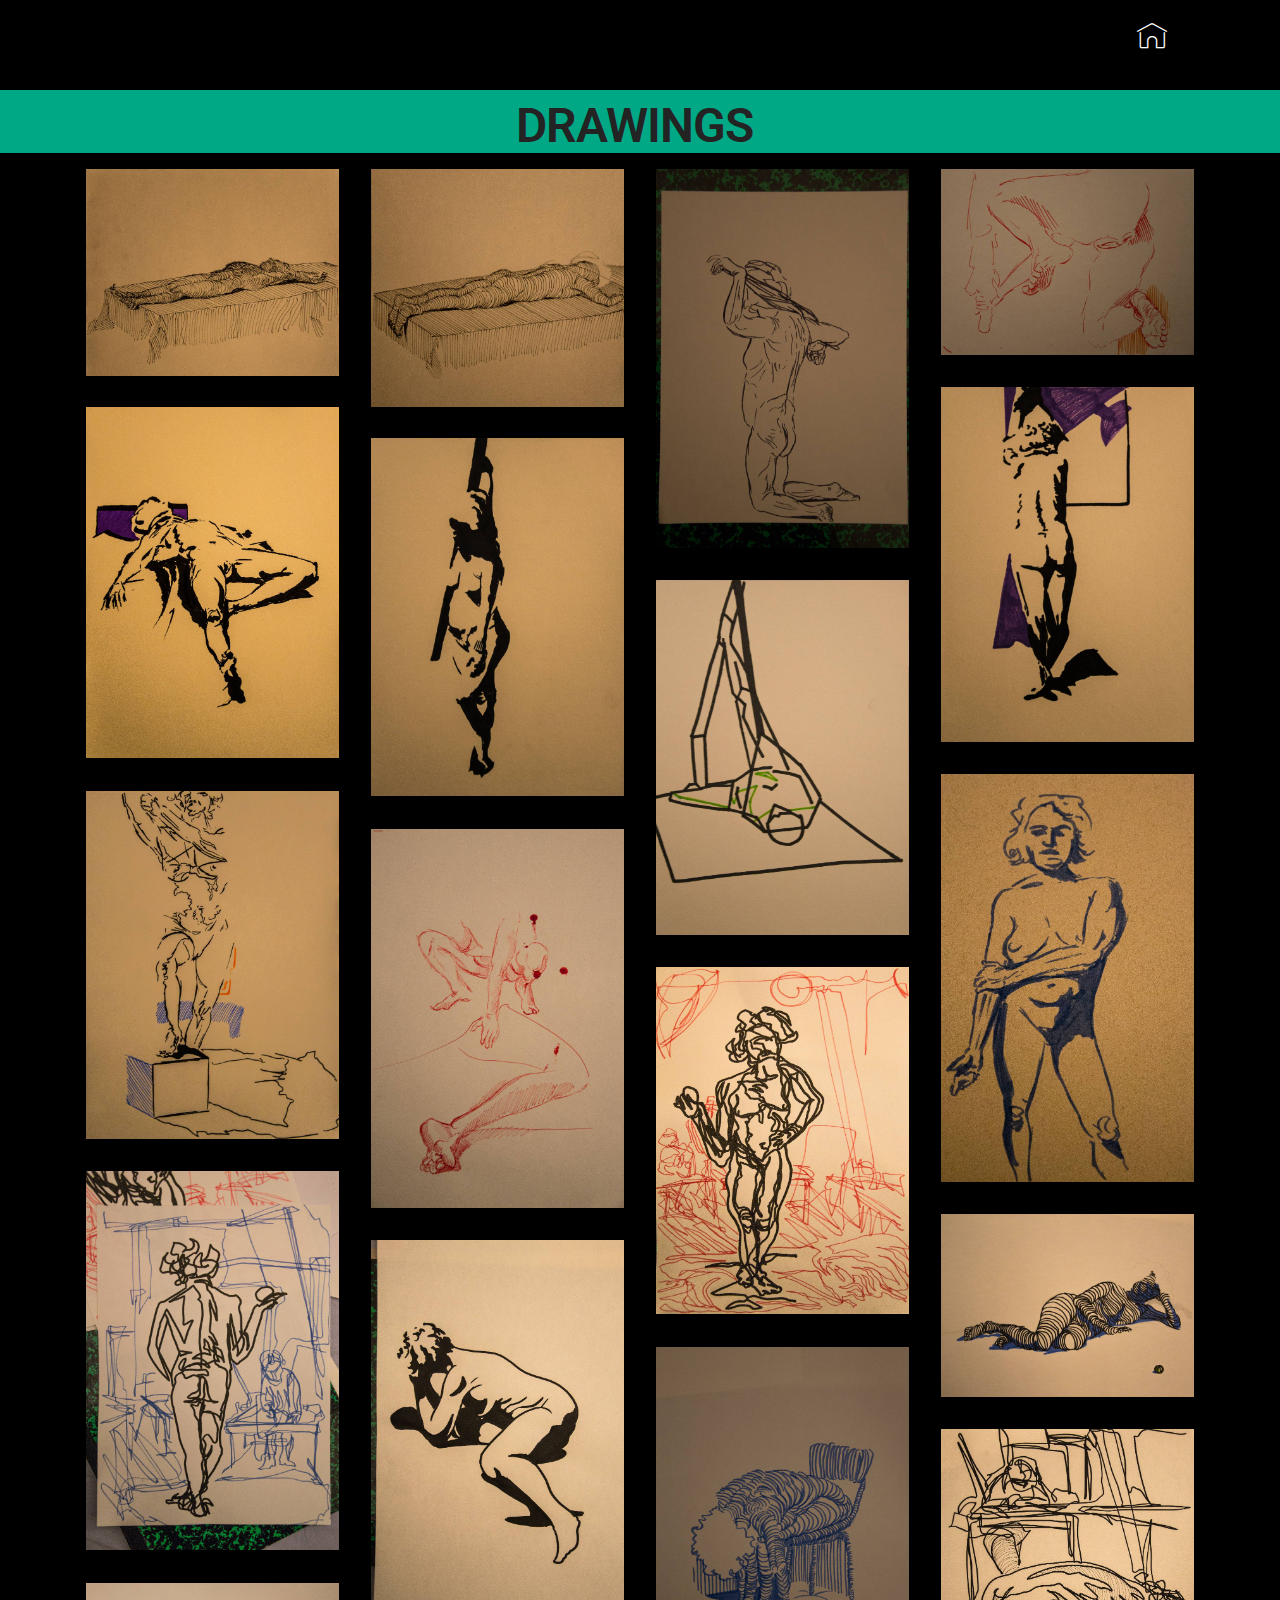
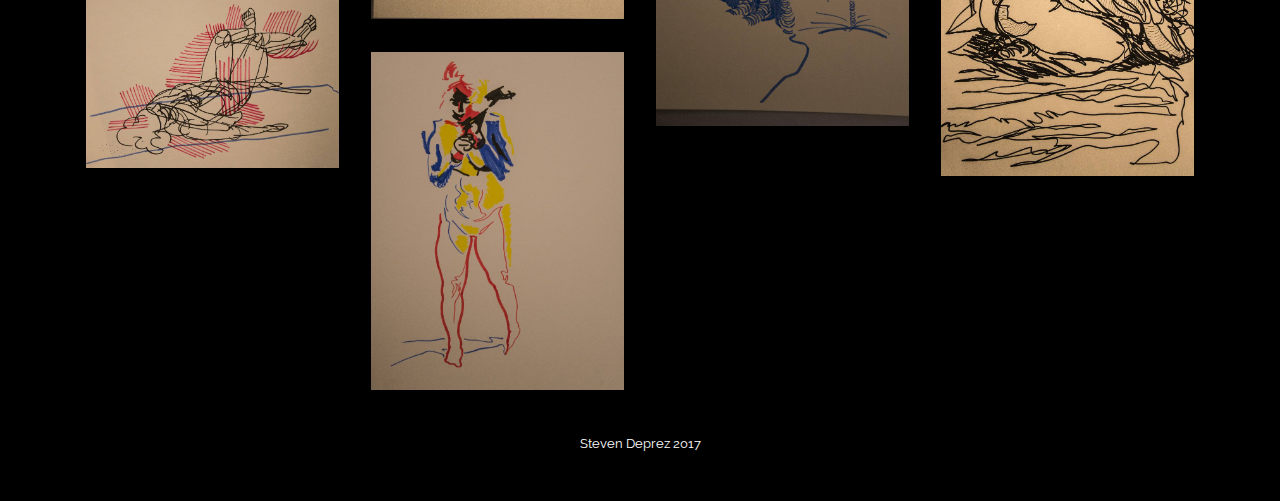
<file: Tekeningen.html>
<!DOCTYPE html>
<html>
<head>
  <!-- Site made with Mobirise Website Builder v4.3.0, https://mobirise.com -->
  <meta charset="UTF-8">
  <meta http-equiv="X-UA-Compatible" content="IE=edge">
  <meta name="generator" content="Mobirise v4.3.0, mobirise.com">
  <meta name="viewport" content="width=device-width, initial-scale=1">
  <link rel="shortcut icon" href="assets/images/mbr-favicon.png" type="image/x-icon">
  <meta name="description" content="Geen tekst, Tekeningen vrij, tekeningen model Steven Deprez, LUCA 2016-2017, Graphic Design, contact: steven_deprez@hotmail.com">
  <title>Drawings</title>
  <link rel="stylesheet" href="assets/web/assets/mobirise-icons/mobirise-icons.css">
  <link rel="stylesheet" href="https://fonts.googleapis.com/css?family=Montserrat:400,700">
  <link rel="stylesheet" href="https://fonts.googleapis.com/css?family=Raleway:100,100i,200,200i,300,300i,400,400i,500,500i,600,600i,700,700i,800,800i,900,900i">
  <link rel="stylesheet" href="assets/et-line-font-plugin/style.css">
  <link rel="stylesheet" href="https://fonts.googleapis.com/css?family=Lora:400,700,400italic,700italic&subset=latin">
  <link rel="stylesheet" href="assets/bootstrap-material-design-font/css/material.css">
  <link rel="stylesheet" href="assets/tether/tether.min.css">
  <link rel="stylesheet" href="assets/bootstrap/css/bootstrap.min.css">
  <link rel="stylesheet" href="assets/animate.css/animate.min.css">
  <link rel="stylesheet" href="assets/dropdown/css/style.css">
  <link rel="stylesheet" href="assets/theme/css/style.css">
  <link rel="stylesheet" href="assets/mobirise-gallery/style.css">
  <link rel="stylesheet" href="assets/theme/css/style-rtl.css">
  <link rel="stylesheet" href="assets/mobirise/css/mbr-additional.css" type="text/css">
  
  
  
</head>
<body class="rtl">
<section id="ext_menu-6" data-rv-view="95">

    <nav class="navbar navbar-dropdown navbar-fixed-top">
        <div class="container">

            <div class="mbr-table">
                
                <div class="mbr-table-cell">

                    <button class="navbar-toggler pull-xs-right hidden-md-up" type="button" data-toggle="collapse" data-target="#exCollapsingNavbar">
                        <div class="hamburger-icon"></div>
                    </button>

                    <ul class="nav-dropdown collapse pull-xs-right nav navbar-nav navbar-toggleable-sm" id="exCollapsingNavbar"><li class="nav-item"><a class="nav-link link" href="index.html"><span class="mbri-home mbr-iconfont mbr-iconfont-btn" style="font-size: 30px; color: rgb(255, 255, 255);"></span></a></li></ul>
                    <button hidden="" class="navbar-toggler navbar-close" type="button" data-toggle="collapse" data-target="#exCollapsingNavbar">
                        <div class="close-icon"></div>
                    </button>

                </div>
            </div>

        </div>
    </nav>

</section>

<section class="engine"><a href="https://mobirise.co/p">bootstrap navbar</a></section><section class="mbr-section mbr-section__container article mbr-after-navbar" id="header3-1h" data-rv-view="97" style="background-color: rgb(0, 168, 133); padding-top: 100px; padding-bottom: 0px;">
    <div class="container">
        <div class="row">
            <div class="col-xs-12">
                <h3 class="mbr-section-title display-2">&nbsp;DRAWINGS</h3>
                
            </div>
        </div>
    </div>
</section>

<section class="mbr-gallery mbr-section mbr-section-nopadding mbr-slider-carousel" data-filter="false" id="gallery1-7" data-rv-view="99" style="background-color: rgb(0, 0, 0); padding-top: 0rem; padding-bottom: 0rem;">
    <!-- Filter -->
    

    <!-- Gallery -->
    <div class="mbr-gallery-row container">
        <div class=" mbr-gallery-layout-default">
            <div>
                <div>
                    <div class="mbr-gallery-item mbr-gallery-item__mobirise3 mbr-gallery-item--p1" data-video-url="false" data-tags="Responsive">
                        <div href="#lb-gallery1-7" data-slide-to="0" data-toggle="modal">
                            
                            

                            <img src="assets/images/github-website-afbeeldingen-59-van-123-2000x1635-800x654.jpg">
                            
                            <span class="icon-focus"></span>
                            
                        </div>
                    </div><div class="mbr-gallery-item mbr-gallery-item__mobirise3 mbr-gallery-item--p1" data-video-url="false" data-tags="Responsive">
                        <div href="#lb-gallery1-7" data-slide-to="1" data-toggle="modal">
                            
                            

                            <img src="assets/images/github-website-afbeeldingen-60-van-123-2000x1881-800x752.jpg">
                            
                            <span class="icon-focus"></span>
                            
                        </div>
                    </div><div class="mbr-gallery-item mbr-gallery-item__mobirise3 mbr-gallery-item--p1" data-video-url="false" data-tags="Responsive">
                        <div href="#lb-gallery1-7" data-slide-to="2" data-toggle="modal">
                            
                            

                            <img src="assets/images/github-website-afbeeldingen-61-van-123-2000x3000-800x1200.jpg">
                            
                            <span class="icon-focus"></span>
                            
                        </div>
                    </div><div class="mbr-gallery-item mbr-gallery-item__mobirise3 mbr-gallery-item--p1" data-video-url="false" data-tags="Responsive">
                        <div href="#lb-gallery1-7" data-slide-to="3" data-toggle="modal">
                            
                            

                            <img src="assets/images/github-website-afbeeldingen-62-van-123-2000x1474-800x589.jpg">
                            
                            <span class="icon-focus"></span>
                            
                        </div>
                    </div><div class="mbr-gallery-item mbr-gallery-item__mobirise3 mbr-gallery-item--p1" data-video-url="false" data-tags="Responsive">
                        <div href="#lb-gallery1-7" data-slide-to="4" data-toggle="modal">
                            
                            

                            <img src="assets/images/github-website-afbeeldingen-63-van-123-2000x2806-800x1122.jpg">
                            
                            <span class="icon-focus"></span>
                            
                        </div>
                    </div><div class="mbr-gallery-item mbr-gallery-item__mobirise3 mbr-gallery-item--p1" data-video-url="false" data-tags="Responsive">
                        <div href="#lb-gallery1-7" data-slide-to="5" data-toggle="modal">
                            
                            

                            <img src="assets/images/github-website-afbeeldingen-64-van-123-2000x2779-800x1111.jpg">
                            
                            <span class="icon-focus"></span>
                            
                        </div>
                    </div><div class="mbr-gallery-item mbr-gallery-item__mobirise3 mbr-gallery-item--p1" data-video-url="false" data-tags="Responsive">
                        <div href="#lb-gallery1-7" data-slide-to="6" data-toggle="modal">
                            
                            

                            <img src="assets/images/github-website-afbeeldingen-65-van-123-2000x2836-800x1134.jpg">
                            
                            <span class="icon-focus"></span>
                            
                        </div>
                    </div><div class="mbr-gallery-item mbr-gallery-item__mobirise3 mbr-gallery-item--p1" data-video-url="false" data-tags="Responsive">
                        <div href="#lb-gallery1-7" data-slide-to="7" data-toggle="modal">
                            
                            

                            <img src="assets/images/github-website-afbeeldingen-66-van-123-2000x2810-800x1124.jpg">
                            
                            <span class="icon-focus"></span>
                            
                        </div>
                    </div><div class="mbr-gallery-item mbr-gallery-item__mobirise3 mbr-gallery-item--p1" data-video-url="false" data-tags="Responsive">
                        <div href="#lb-gallery1-7" data-slide-to="8" data-toggle="modal">
                            
                            

                            <img src="assets/images/github-website-afbeeldingen-67-van-123-2000x3229-800x1291.jpg">
                            
                            <span class="icon-focus"></span>
                            
                        </div>
                    </div><div class="mbr-gallery-item mbr-gallery-item__mobirise3 mbr-gallery-item--p1" data-video-url="false" data-tags="Responsive">
                        <div href="#lb-gallery1-7" data-slide-to="9" data-toggle="modal">
                            
                            

                            <img src="assets/images/github-website-afbeeldingen-68-van-123-2000x2756-800x1102.jpg">
                            
                            <span class="icon-focus"></span>
                            
                        </div>
                    </div><div class="mbr-gallery-item mbr-gallery-item__mobirise3 mbr-gallery-item--p1" data-video-url="false" data-tags="Responsive">
                        <div href="#lb-gallery1-7" data-slide-to="10" data-toggle="modal">
                            
                            

                            <img src="assets/images/github-website-afbeeldingen-69-van-123-2000x3000-800x1200.jpg">
                            
                            <span class="icon-focus"></span>
                            
                        </div>
                    </div><div class="mbr-gallery-item mbr-gallery-item__mobirise3 mbr-gallery-item--p1" data-video-url="false" data-tags="Responsive">
                        <div href="#lb-gallery1-7" data-slide-to="11" data-toggle="modal">
                            
                            

                            <img src="assets/images/github-website-afbeeldingen-70-van-123-2000x2749-800x1099.jpg">
                            
                            <span class="icon-focus"></span>
                            
                        </div>
                    </div><div class="mbr-gallery-item mbr-gallery-item__mobirise3 mbr-gallery-item--p1" data-video-url="false" data-tags="Responsive">
                        <div href="#lb-gallery1-7" data-slide-to="12" data-toggle="modal">
                            
                            

                            <img src="assets/images/github-website-afbeeldingen-71-van-123-2000x3000-800x1200.jpg">
                            
                            <span class="icon-focus"></span>
                            
                        </div>
                    </div><div class="mbr-gallery-item mbr-gallery-item__mobirise3 mbr-gallery-item--p1" data-video-url="false" data-tags="Responsive">
                        <div href="#lb-gallery1-7" data-slide-to="13" data-toggle="modal">
                            
                            

                            <img src="assets/images/github-website-afbeeldingen-72-van-123-2000x1451-800x580.jpg">
                            
                            <span class="icon-focus"></span>
                            
                        </div>
                    </div><div class="mbr-gallery-item mbr-gallery-item__mobirise3 mbr-gallery-item--p1" data-video-url="false" data-tags="Responsive">
                        <div href="#lb-gallery1-7" data-slide-to="14" data-toggle="modal">
                            
                            

                            <img src="assets/images/github-website-afbeeldingen-73-van-123-2000x3000-800x1200.jpg">
                            
                            <span class="icon-focus"></span>
                            
                        </div>
                    </div><div class="mbr-gallery-item mbr-gallery-item__mobirise3 mbr-gallery-item--p1" data-video-url="false" data-tags="Responsive">
                        <div href="#lb-gallery1-7" data-slide-to="15" data-toggle="modal">
                            
                            

                            <img src="assets/images/github-website-afbeeldingen-74-van-123-2000x3000-800x1200.jpg">
                            
                            <span class="icon-focus"></span>
                            
                        </div>
                    </div><div class="mbr-gallery-item mbr-gallery-item__mobirise3 mbr-gallery-item--p1" data-video-url="false" data-tags="Responsive">
                        <div href="#lb-gallery1-7" data-slide-to="16" data-toggle="modal">
                            
                            

                            <img src="assets/images/github-website-afbeeldingen-75-van-123-2000x2744-800x1097.jpg">
                            
                            <span class="icon-focus"></span>
                            
                        </div>
                    </div><div class="mbr-gallery-item mbr-gallery-item__mobirise3 mbr-gallery-item--p1" data-video-url="false" data-tags="Responsive">
                        <div href="#lb-gallery1-7" data-slide-to="17" data-toggle="modal">
                            
                            

                            <img src="assets/images/github-website-afbeeldingen-76-van-123-2000x1469-800x587.jpg">
                            
                            <span class="icon-focus"></span>
                            
                        </div>
                    </div><div class="mbr-gallery-item mbr-gallery-item__mobirise3 mbr-gallery-item--p1" data-video-url="false" data-tags="Responsive">
                        <div href="#lb-gallery1-7" data-slide-to="18" data-toggle="modal">
                            
                            

                            <img src="assets/images/github-website-afbeeldingen-77-van-123-2000x2671-800x1068.jpg">
                            
                            <span class="icon-focus"></span>
                            
                        </div>
                    </div>
                </div>
            </div>
            <div class="clearfix"></div>
        </div>
    </div>

    <!-- Lightbox -->
    <div data-app-prevent-settings="" class="mbr-slider modal fade carousel slide" tabindex="-1" data-keyboard="true" data-interval="false" id="lb-gallery1-7">
        <div class="modal-dialog">
            <div class="modal-content">
                <div class="modal-body">
                    
                    <div class="carousel-inner">
                        <div class="carousel-item">
                            <img src="assets/images/github-website-afbeeldingen-59-van-123-2000x1635.jpg">
                        </div><div class="carousel-item">
                            <img src="assets/images/github-website-afbeeldingen-60-van-123-2000x1881.jpg">
                        </div><div class="carousel-item">
                            <img src="assets/images/github-website-afbeeldingen-61-van-123-2000x3000.jpg">
                        </div><div class="carousel-item">
                            <img src="assets/images/github-website-afbeeldingen-62-van-123-2000x1474.jpg">
                        </div><div class="carousel-item">
                            <img src="assets/images/github-website-afbeeldingen-63-van-123-2000x2806.jpg">
                        </div><div class="carousel-item">
                            <img src="assets/images/github-website-afbeeldingen-64-van-123-2000x2779.jpg">
                        </div><div class="carousel-item">
                            <img src="assets/images/github-website-afbeeldingen-65-van-123-2000x2836.jpg">
                        </div><div class="carousel-item">
                            <img src="assets/images/github-website-afbeeldingen-66-van-123-2000x2810.jpg">
                        </div><div class="carousel-item">
                            <img src="assets/images/github-website-afbeeldingen-67-van-123-2000x3229.jpg">
                        </div><div class="carousel-item">
                            <img src="assets/images/github-website-afbeeldingen-68-van-123-2000x2756.jpg">
                        </div><div class="carousel-item">
                            <img src="assets/images/github-website-afbeeldingen-69-van-123-2000x3000.jpg">
                        </div><div class="carousel-item">
                            <img src="assets/images/github-website-afbeeldingen-70-van-123-2000x2749.jpg">
                        </div><div class="carousel-item">
                            <img src="assets/images/github-website-afbeeldingen-71-van-123-2000x3000.jpg">
                        </div><div class="carousel-item">
                            <img src="assets/images/github-website-afbeeldingen-72-van-123-2000x1451.jpg">
                        </div><div class="carousel-item">
                            <img src="assets/images/github-website-afbeeldingen-73-van-123-2000x3000.jpg">
                        </div><div class="carousel-item">
                            <img src="assets/images/github-website-afbeeldingen-74-van-123-2000x3000.jpg">
                        </div><div class="carousel-item">
                            <img src="assets/images/github-website-afbeeldingen-75-van-123-2000x2744.jpg">
                        </div><div class="carousel-item">
                            <img src="assets/images/github-website-afbeeldingen-76-van-123-2000x1469.jpg">
                        </div><div class="carousel-item active">
                            <img src="assets/images/github-website-afbeeldingen-77-van-123-2000x2671.jpg">
                        </div>
                    </div>
                    <a class="left carousel-control" role="button" data-slide="prev" href="#lb-gallery1-7">
                        <span class="icon-prev" aria-hidden="true"></span>
                        <span class="sr-only">Previous</span>
                    </a>
                    <a class="right carousel-control" role="button" data-slide="next" href="#lb-gallery1-7">
                        <span class="icon-next" aria-hidden="true"></span>
                        <span class="sr-only">Next</span>
                    </a>

                    <a class="close" href="#" role="button" data-dismiss="modal">
                        <span aria-hidden="true">×</span>
                        <span class="sr-only">Close</span>
                    </a>
                </div>
            </div>
        </div>
    </div>
</section>

<footer class="mbr-small-footer mbr-section mbr-section-nopadding" id="footer1-1r" data-rv-view="178" style="background-color: rgb(0, 0, 0); padding-top: 1.75rem; padding-bottom: 1.75rem;">
    
    <div class="container text-xs-center">
        <p>Steven Deprez 2017<br><br></p>
    </div>
</footer>


  <script src="assets/web/assets/jquery/jquery.min.js"></script>
  <script src="assets/tether/tether.min.js"></script>
  <script src="assets/bootstrap/js/bootstrap.min.js"></script>
  <script src="assets/smooth-scroll/smooth-scroll.js"></script>
  <script src="assets/touch-swipe/jquery.touch-swipe.min.js"></script>
  <script src="assets/viewport-checker/jquery.viewportchecker.js"></script>
  <script src="assets/dropdown/js/script.min.js"></script>
  <script src="assets/masonry/masonry.pkgd.min.js"></script>
  <script src="assets/imagesloaded/imagesloaded.pkgd.min.js"></script>
  <script src="assets/bootstrap-carousel-swipe/bootstrap-carousel-swipe.js"></script>
  <script src="assets/theme/js/script.js"></script>
  <script src="assets/mobirise-gallery/player.min.js"></script>
  <script src="assets/mobirise-gallery/script.js"></script>
  
  
  <input name="animation" type="hidden">
   <div id="scrollToTop" class="scrollToTop mbr-arrow-up"><a style="text-align: center;"><i class="mbr-arrow-up-icon"></i></a></div>
  </body>
</html>
</file>
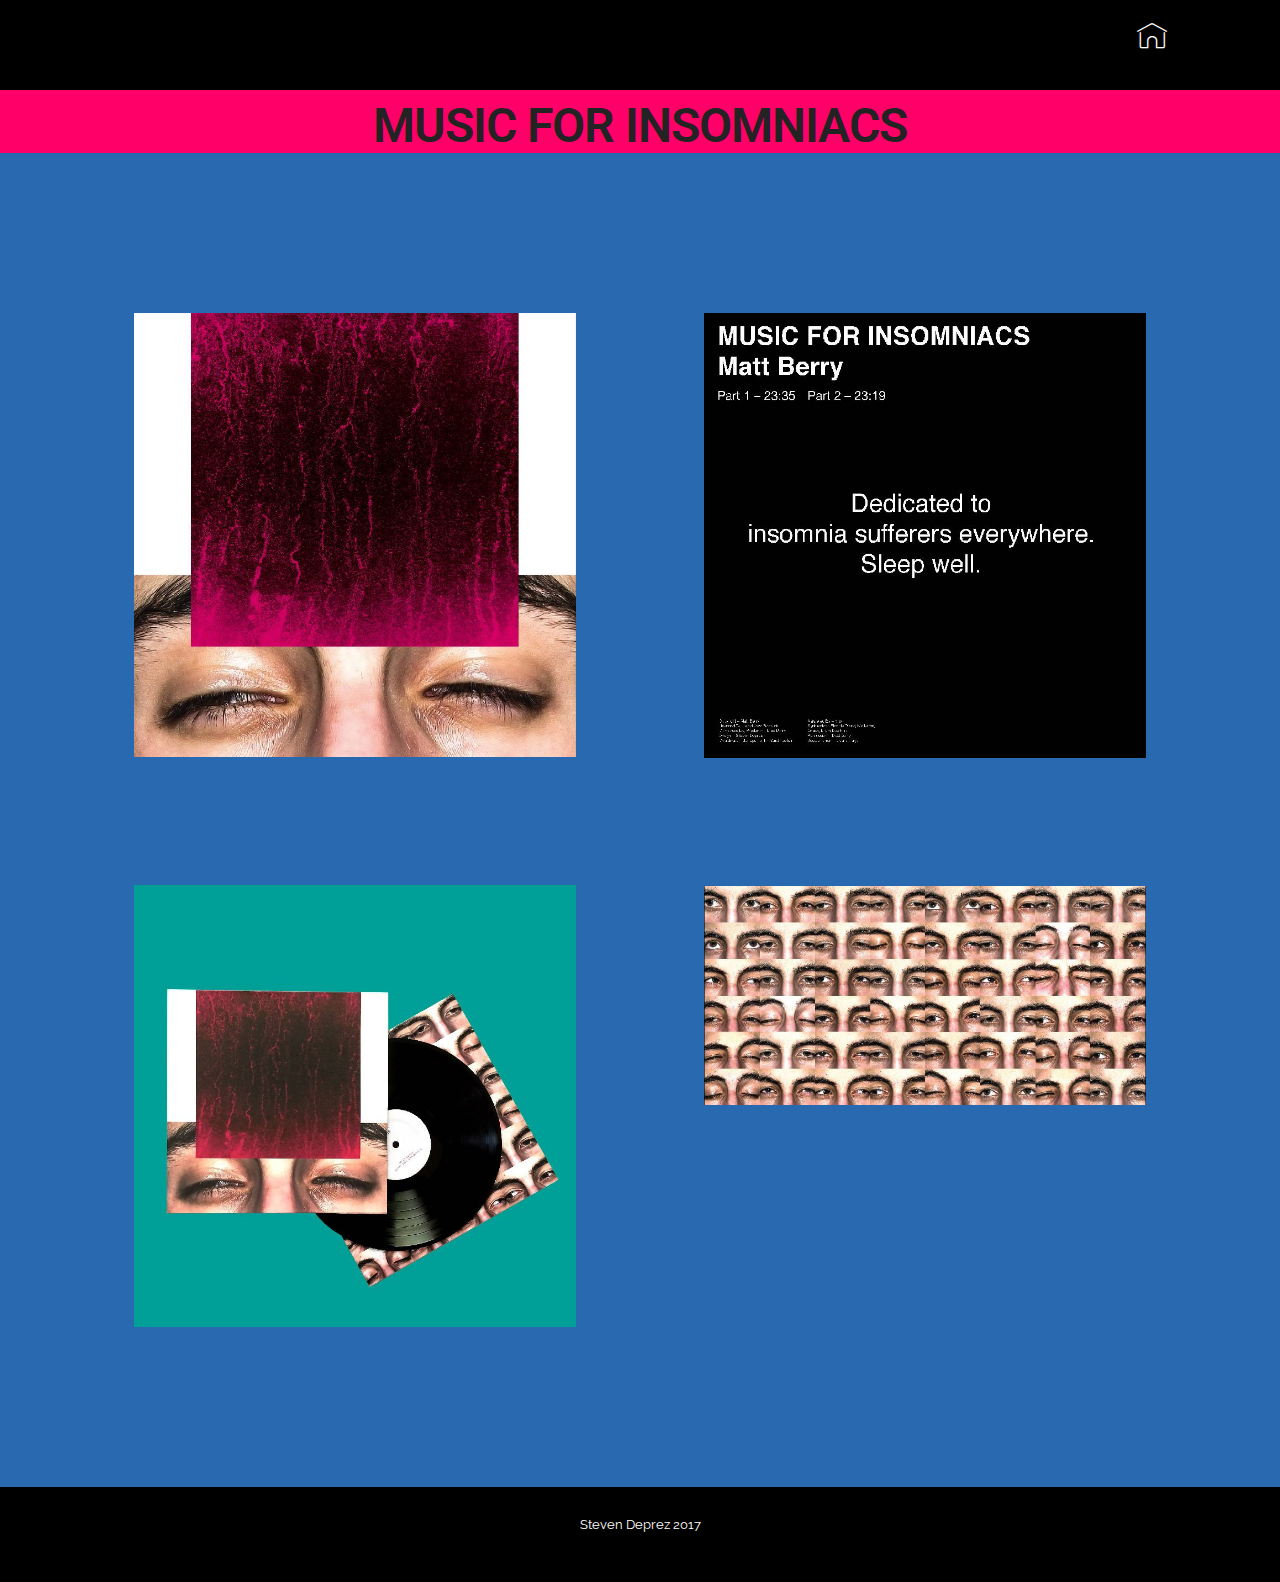
<file: Vinyl.html>
<!DOCTYPE html>
<html>
<head>
  <!-- Site made with Mobirise Website Builder v4.3.0, https://mobirise.com -->
  <meta charset="UTF-8">
  <meta http-equiv="X-UA-Compatible" content="IE=edge">
  <meta name="generator" content="Mobirise v4.3.0, mobirise.com">
  <meta name="viewport" content="width=device-width, initial-scale=1">
  <link rel="shortcut icon" href="assets/images/mbr-favicon.png" type="image/x-icon">
  <meta name="description" content="Geen tekst, weergave alle beelden, weergave op aparte lagen Steven Deprez, LUCA 2016-2017, Graphic Design, contact: steven_deprez@hotmail.com">
  <title>Vinyl</title>
  <link rel="stylesheet" href="assets/web/assets/mobirise-icons/mobirise-icons.css">
  <link rel="stylesheet" href="https://fonts.googleapis.com/css?family=Montserrat:400,700">
  <link rel="stylesheet" href="https://fonts.googleapis.com/css?family=Raleway:100,100i,200,200i,300,300i,400,400i,500,500i,600,600i,700,700i,800,800i,900,900i">
  <link rel="stylesheet" href="assets/et-line-font-plugin/style.css">
  <link rel="stylesheet" href="https://fonts.googleapis.com/css?family=Lora:400,700,400italic,700italic&subset=latin">
  <link rel="stylesheet" href="assets/bootstrap-material-design-font/css/material.css">
  <link rel="stylesheet" href="assets/tether/tether.min.css">
  <link rel="stylesheet" href="assets/bootstrap/css/bootstrap.min.css">
  <link rel="stylesheet" href="assets/animate.css/animate.min.css">
  <link rel="stylesheet" href="assets/dropdown/css/style.css">
  <link rel="stylesheet" href="assets/theme/css/style.css">
  <link rel="stylesheet" href="assets/mobirise-gallery/style.css">
  <link rel="stylesheet" href="assets/theme/css/style-rtl.css">
  <link rel="stylesheet" href="assets/mobirise/css/mbr-additional.css" type="text/css">
  
  
  
</head>
<body class="rtl">
<section id="ext_menu-8" data-rv-view="180">

    <nav class="navbar navbar-dropdown navbar-fixed-top">
        <div class="container">

            <div class="mbr-table">
                
                <div class="mbr-table-cell">

                    <button class="navbar-toggler pull-xs-right hidden-md-up" type="button" data-toggle="collapse" data-target="#exCollapsingNavbar">
                        <div class="hamburger-icon"></div>
                    </button>

                    <ul class="nav-dropdown collapse pull-xs-right nav navbar-nav navbar-toggleable-sm" id="exCollapsingNavbar"><li class="nav-item"><a class="nav-link link" href="index.html"><span class="mbri-home mbr-iconfont mbr-iconfont-btn" style="font-size: 30px; color: rgb(255, 255, 255);"></span></a></li></ul>
                    <button hidden="" class="navbar-toggler navbar-close" type="button" data-toggle="collapse" data-target="#exCollapsingNavbar">
                        <div class="close-icon"></div>
                    </button>

                </div>
            </div>

        </div>
    </nav>

</section>

<section class="engine"><a href="https://mobirise.co/o">bootstrap buttons</a></section><section class="mbr-section mbr-section__container article mbr-after-navbar" id="header3-1j" data-rv-view="182" style="background-color: rgb(255, 0, 105); padding-top: 100px; padding-bottom: 0px;">
    <div class="container">
        <div class="row">
            <div class="col-xs-12">
                <h3 class="mbr-section-title display-2">MUSIC FOR INSOMNIACS</h3>
                
            </div>
        </div>
    </div>
</section>

<section class="mbr-gallery mbr-section mbr-section-nopadding mbr-slider-carousel" data-filter="false" id="gallery2-9" data-rv-view="184" style="background-color: rgb(41, 105, 176); padding-top: 6rem; padding-bottom: 6rem;">
    <!-- Filter -->
    

    <!-- Gallery -->
    <div class="mbr-gallery-row container">
        <div class=" mbr-gallery-layout-default">
            <div>
                <div>
                    <div class="mbr-gallery-item mbr-gallery-item__mobirise3 mbr-gallery-item--p4" data-video-url="false" data-tags="Front">
                        <div href="#lb-gallery2-9" data-slide-to="0" data-toggle="modal">
                            
                            

                            <img src="assets/images/github-website-afbeeldingen-42-van-123-2000x2011-800x804.jpg">
                            
                            <span class="icon-focus"></span>
                            
                        </div>
                    </div><div class="mbr-gallery-item mbr-gallery-item__mobirise3 mbr-gallery-item--p4" data-video-url="false" data-tags="Back">
                        <div href="#lb-gallery2-9" data-slide-to="1" data-toggle="modal">
                            
                            

                            <img src="assets/images/github-website-afbeeldingen-43-van-123-2000x2017-800x806.jpg">
                            
                            <span class="icon-focus"></span>
                            
                        </div>
                    </div><div class="mbr-gallery-item mbr-gallery-item__mobirise3 mbr-gallery-item--p4" data-video-url="false" data-tags="Vinyl">
                        <div href="#lb-gallery2-9" data-slide-to="2" data-toggle="modal">
                            
                            

                            <img src="assets/images/github-website-afbeeldingen-40-van-123-2000x2000-800x800.jpg">
                            
                            <span class="icon-focus"></span>
                            
                        </div>
                    </div><div class="mbr-gallery-item mbr-gallery-item__mobirise3 mbr-gallery-item--p4" data-video-url="false" data-tags="Inside">
                        <div href="#lb-gallery2-9" data-slide-to="3" data-toggle="modal">
                            
                            

                            <img src="assets/images/github-website-afbeeldingen-41-van-123-2000x994-800x397.jpg">
                            
                            <span class="icon-focus"></span>
                            
                        </div>
                    </div>
                </div>
            </div>
            <div class="clearfix"></div>
        </div>
    </div>

    <!-- Lightbox -->
    <div data-app-prevent-settings="" class="mbr-slider modal fade carousel slide" tabindex="-1" data-keyboard="true" data-interval="false" id="lb-gallery2-9">
        <div class="modal-dialog">
            <div class="modal-content">
                <div class="modal-body">
                    
                    <div class="carousel-inner">
                        <div class="carousel-item">
                            <img src="assets/images/github-website-afbeeldingen-42-van-123-2000x2011.jpg">
                        </div><div class="carousel-item">
                            <img src="assets/images/github-website-afbeeldingen-43-van-123-2000x2017.jpg">
                        </div><div class="carousel-item">
                            <img src="assets/images/github-website-afbeeldingen-40-van-123-2000x2000.jpg">
                        </div><div class="carousel-item active">
                            <img src="assets/images/github-website-afbeeldingen-41-van-123-2000x994.jpg">
                        </div>
                    </div>
                    <a class="left carousel-control" role="button" data-slide="prev" href="#lb-gallery2-9">
                        <span class="icon-prev" aria-hidden="true"></span>
                        <span class="sr-only">Previous</span>
                    </a>
                    <a class="right carousel-control" role="button" data-slide="next" href="#lb-gallery2-9">
                        <span class="icon-next" aria-hidden="true"></span>
                        <span class="sr-only">Next</span>
                    </a>

                    <a class="close" href="#" role="button" data-dismiss="modal">
                        <span aria-hidden="true">×</span>
                        <span class="sr-only">Close</span>
                    </a>
                </div>
            </div>
        </div>
    </div>
</section>

<footer class="mbr-small-footer mbr-section mbr-section-nopadding" id="footer1-1r" data-rv-view="203" style="background-color: rgb(0, 0, 0); padding-top: 1.75rem; padding-bottom: 1.75rem;">
    
    <div class="container text-xs-center">
        <p>Steven Deprez 2017<br><br></p>
    </div>
</footer>


  <script src="assets/web/assets/jquery/jquery.min.js"></script>
  <script src="assets/tether/tether.min.js"></script>
  <script src="assets/bootstrap/js/bootstrap.min.js"></script>
  <script src="assets/smooth-scroll/smooth-scroll.js"></script>
  <script src="assets/touch-swipe/jquery.touch-swipe.min.js"></script>
  <script src="assets/viewport-checker/jquery.viewportchecker.js"></script>
  <script src="assets/dropdown/js/script.min.js"></script>
  <script src="assets/masonry/masonry.pkgd.min.js"></script>
  <script src="assets/imagesloaded/imagesloaded.pkgd.min.js"></script>
  <script src="assets/bootstrap-carousel-swipe/bootstrap-carousel-swipe.js"></script>
  <script src="assets/theme/js/script.js"></script>
  <script src="assets/mobirise-gallery/player.min.js"></script>
  <script src="assets/mobirise-gallery/script.js"></script>
  
  
  <input name="animation" type="hidden">
   <div id="scrollToTop" class="scrollToTop mbr-arrow-up"><a style="text-align: center;"><i class="mbr-arrow-up-icon"></i></a></div>
  </body>
</html>
</file>
<file: assets/web/assets/mobirise-icons/mobirise-icons.css>
@font-face {
  font-family: 'MobiriseIcons';
  src:  url('mobirise-icons.eot?spat4u');
  src:  url('mobirise-icons.eot?spat4u#iefix') format('embedded-opentype'),
    url('mobirise-icons.ttf?spat4u') format('truetype'),
    url('mobirise-icons.woff?spat4u') format('woff'),
    url('mobirise-icons.svg?spat4u#MobiriseIcons') format('svg');
  font-weight: normal;
  font-style: normal;
}

[class^="mbri-"], [class*=" mbri-"] {
  /* use !important to prevent issues with browser extensions that change fonts */
  font-family: MobiriseIcons !important;
  speak: none;
  font-style: normal;
  font-weight: normal;
  font-variant: normal;
  text-transform: none;
  line-height: 1;

  /* Better Font Rendering =========== */
  -webkit-font-smoothing: antialiased;
  -moz-osx-font-smoothing: grayscale;
}

.mbri-add-submenu:before {
  content: "\e900";
}
.mbri-alert:before {
  content: "\e901";
}
.mbri-align-center:before {
  content: "\e902";
}
.mbri-align-justify:before {
  content: "\e903";
}
.mbri-align-left:before {
  content: "\e904";
}
.mbri-align-right:before {
  content: "\e905";
}
.mbri-android:before {
  content: "\e906";
}
.mbri-apple:before {
  content: "\e907";
}
.mbri-arrow-down:before {
  content: "\e908";
}
.mbri-arrow-next:before {
  content: "\e909";
}
.mbri-arrow-prev:before {
  content: "\e90a";
}
.mbri-arrow-up:before {
  content: "\e90b";
}
.mbri-bold:before {
  content: "\e90c";
}
.mbri-bookmark:before {
  content: "\e90d";
}
.mbri-bootstrap:before {
  content: "\e90e";
}
.mbri-briefcase:before {
  content: "\e90f";
}
.mbri-browse:before {
  content: "\e910";
}
.mbri-bulleted-list:before {
  content: "\e911";
}
.mbri-calendar:before {
  content: "\e912";
}
.mbri-camera:before {
  content: "\e913";
}
.mbri-cart-add:before {
  content: "\e914";
}
.mbri-cart-full:before {
  content: "\e915";
}
.mbri-cash:before {
  content: "\e916";
}
.mbri-change-style:before {
  content: "\e917";
}
.mbri-chat:before {
  content: "\e918";
}
.mbri-clock:before {
  content: "\e919";
}
.mbri-close:before {
  content: "\e91a";
}
.mbri-cloud:before {
  content: "\e91b";
}
.mbri-code:before {
  content: "\e91c";
}
.mbri-contact-form:before {
  content: "\e91d";
}
.mbri-credit-card:before {
  content: "\e91e";
}
.mbri-cursor-click:before {
  content: "\e91f";
}
.mbri-cust-feedback:before {
  content: "\e920";
}
.mbri-database:before {
  content: "\e921";
}
.mbri-delivery:before {
  content: "\e922";
}
.mbri-desktop:before {
  content: "\e923";
}
.mbri-devices:before {
  content: "\e924";
}
.mbri-down:before {
  content: "\e925";
}
.mbri-download:before {
  content: "\e989";
}
.mbri-drag-n-drop:before {
  content: "\e927";
}
.mbri-drag-n-drop2:before {
  content: "\e928";
}
.mbri-edit:before {
  content: "\e929";
}
.mbri-edit2:before {
  content: "\e92a";
}
.mbri-error:before {
  content: "\e92b";
}
.mbri-extension:before {
  content: "\e92c";
}
.mbri-features:before {
  content: "\e92d";
}
.mbri-file:before {
  content: "\e92e";
}
.mbri-flag:before {
  content: "\e92f";
}
.mbri-folder:before {
  content: "\e930";
}
.mbri-gift:before {
  content: "\e931";
}
.mbri-github:before {
  content: "\e932";
}
.mbri-globe:before {
  content: "\e933";
}
.mbri-globe-2:before {
  content: "\e934";
}
.mbri-growing-chart:before {
  content: "\e935";
}
.mbri-hearth:before {
  content: "\e936";
}
.mbri-help:before {
  content: "\e937";
}
.mbri-home:before {
  content: "\e938";
}
.mbri-hot-cup:before {
  content: "\e939";
}
.mbri-idea:before {
  content: "\e93a";
}
.mbri-image-gallery:before {
  content: "\e93b";
}
.mbri-image-slider:before {
  content: "\e93c";
}
.mbri-info:before {
  content: "\e93d";
}
.mbri-italic:before {
  content: "\e93e";
}
.mbri-key:before {
  content: "\e93f";
}
.mbri-laptop:before {
  content: "\e940";
}
.mbri-layers:before {
  content: "\e941";
}
.mbri-left-right:before {
  content: "\e942";
}
.mbri-left:before {
  content: "\e943";
}
.mbri-letter:before {
  content: "\e944";
}
.mbri-like:before {
  content: "\e945";
}
.mbri-link:before {
  content: "\e946";
}
.mbri-lock:before {
  content: "\e947";
}
.mbri-login:before {
  content: "\e948";
}
.mbri-logout:before {
  content: "\e949";
}
.mbri-magic-stick:before {
  content: "\e94a";
}
.mbri-map-pin:before {
  content: "\e94b";
}
.mbri-menu:before {
  content: "\e94c";
}
.mbri-mobile:before {
  content: "\e94d";
}
.mbri-mobile2:before {
  content: "\e94e";
}
.mbri-mobirise:before {
  content: "\e94f";
}
.mbri-more-horizontal:before {
  content: "\e950";
}
.mbri-more-vertical:before {
  content: "\e951";
}
.mbri-music:before {
  content: "\e952";
}
.mbri-new-file:before {
  content: "\e953";
}
.mbri-numbered-list:before {
  content: "\e954";
}
.mbri-opened-folder:before {
  content: "\e955";
}
.mbri-pages:before {
  content: "\e956";
}
.mbri-paper-plane:before {
  content: "\e957";
}
.mbri-paperclip:before {
  content: "\e958";
}
.mbri-photo:before {
  content: "\e959";
}
.mbri-photos:before {
  content: "\e95a";
}
.mbri-pin:before {
  content: "\e95b";
}
.mbri-play:before {
  content: "\e95c";
}
.mbri-plus:before {
  content: "\e95d";
}
.mbri-preview:before {
  content: "\e95e";
}
.mbri-print:before {
  content: "\e95f";
}
.mbri-protect:before {
  content: "\e960";
}
.mbri-question:before {
  content: "\e961";
}
.mbri-quote-left:before {
  content: "\e962";
}
.mbri-quote-right:before {
  content: "\e963";
}
.mbri-refresh:before {
  content: "\e964";
}
.mbri-responsive:before {
  content: "\e965";
}
.mbri-right:before {
  content: "\e966";
}
.mbri-rocket:before {
  content: "\e967";
}
.mbri-sad-face:before {
  content: "\e968";
}
.mbri-sale:before {
  content: "\e969";
}
.mbri-save:before {
  content: "\e96a";
}
.mbri-search:before {
  content: "\e96b";
}
.mbri-setting:before {
  content: "\e96c";
}
.mbri-setting2:before {
  content: "\e96d";
}
.mbri-setting3:before {
  content: "\e96e";
}
.mbri-share:before {
  content: "\e96f";
}
.mbri-shopping-bag:before {
  content: "\e970";
}
.mbri-shopping-basket:before {
  content: "\e971";
}
.mbri-shopping-cart:before {
  content: "\e972";
}
.mbri-sites:before {
  content: "\e973";
}
.mbri-smile-face:before {
  content: "\e974";
}
.mbri-speed:before {
  content: "\e975";
}
.mbri-star:before {
  content: "\e976";
}
.mbri-success:before {
  content: "\e977";
}
.mbri-sun:before {
  content: "\e978";
}
.mbri-sun2:before {
  content: "\e979";
}
.mbri-tablet:before {
  content: "\e97a";
}
.mbri-tablet-vertical:before {
  content: "\e97b";
}
.mbri-target:before {
  content: "\e97c";
}
.mbri-timer:before {
  content: "\e97d";
}
.mbri-to-ftp:before {
  content: "\e97e";
}
.mbri-to-local-drive:before {
  content: "\e97f";
}
.mbri-touch-swipe:before {
  content: "\e980";
}
.mbri-touch:before {
  content: "\e981";
}
.mbri-trash:before {
  content: "\e982";
}
.mbri-underline:before {
  content: "\e983";
}
.mbri-unlink:before {
  content: "\e984";
}
.mbri-unlock:before {
  content: "\e985";
}
.mbri-up-down:before {
  content: "\e986";
}
.mbri-up:before {
  content: "\e987";
}
.mbri-update:before {
  content: "\e988";
}
.mbri-upload:before {
 content: "\e926"; 
}
.mbri-user:before {
  content: "\e98a";
}
.mbri-user2:before {
  content: "\e98b";
}
.mbri-users:before {
  content: "\e98c";
}
.mbri-video:before {
  content: "\e98d";
}
.mbri-video-play:before {
  content: "\e98e";
}
.mbri-watch:before {
  content: "\e98f";
}
.mbri-website-theme:before {
  content: "\e990";
}
.mbri-wifi:before {
  content: "\e991";
}
.mbri-windows:before {
  content: "\e992";
}
.mbri-zoom-out:before {
  content: "\e993";
}
.mbri-redo:before {
  content: "\e994";
}
.mbri-undo:before {
  content: "\e995";
}
</file>
<file: assets/et-line-font-plugin/style.css>
@font-face {
	font-family: 'et-line';
	src:url('fonts/et-line.eot');
	src:url('fonts/et-line.eot?#iefix') format('embedded-opentype'),
		url('fonts/et-line.woff') format('woff'),
		url('fonts/et-line.ttf') format('truetype'),
		url('fonts/et-line.svg#et-line') format('svg');
	font-weight: normal;
	font-style: normal;
}

/* Use the following CSS code if you want to use data attributes for inserting your icons */
.etl-icon, [data-icon]:before {
	font-family: 'et-line';
	content: attr(data-icon);
	speak: none;
	font-weight: normal;
	font-variant: normal;
	text-transform: none;
	line-height: 1;
	-webkit-font-smoothing: antialiased;
	-moz-osx-font-smoothing: grayscale;
	display:inline-block;
}

/* Use the following CSS code if you want to have a class per icon */
/*
Instead of a list of all class selectors,
you can use the generic selector below, but it's slower:
[class*="icon-"] {
*/
.icon-mobile, .icon-laptop, .icon-desktop, .icon-tablet, .icon-phone, .icon-document, .icon-documents, .icon-search, .icon-clipboard, .icon-newspaper, .icon-notebook, .icon-book-open, .icon-browser, .icon-calendar, .icon-presentation, .icon-picture, .icon-pictures, .icon-video, .icon-camera, .icon-printer, .icon-toolbox, .icon-briefcase, .icon-wallet, .icon-gift, .icon-bargraph, .icon-grid, .icon-expand, .icon-focus, .icon-edit, .icon-adjustments, .icon-ribbon, .icon-hourglass, .icon-lock, .icon-megaphone, .icon-shield, .icon-trophy, .icon-flag, .icon-map, .icon-puzzle, .icon-basket, .icon-envelope, .icon-streetsign, .icon-telescope, .icon-gears, .icon-key, .icon-paperclip, .icon-attachment, .icon-pricetags, .icon-lightbulb, .icon-layers, .icon-pencil, .icon-tools, .icon-tools-2, .icon-scissors, .icon-paintbrush, .icon-magnifying-glass, .icon-circle-compass, .icon-linegraph, .icon-mic, .icon-strategy, .icon-beaker, .icon-caution, .icon-recycle, .icon-anchor, .icon-profile-male, .icon-profile-female, .icon-bike, .icon-wine, .icon-hotairballoon, .icon-globe, .icon-genius, .icon-map-pin, .icon-dial, .icon-chat, .icon-heart, .icon-cloud, .icon-upload, .icon-download, .icon-target, .icon-hazardous, .icon-piechart, .icon-speedometer, .icon-global, .icon-compass, .icon-lifesaver, .icon-clock, .icon-aperture, .icon-quote, .icon-scope, .icon-alarmclock, .icon-refresh, .icon-happy, .icon-sad, .icon-facebook, .icon-twitter, .icon-googleplus, .icon-rss, .icon-tumblr, .icon-linkedin, .icon-dribbble {
	font-family: 'et-line';
	speak: none;
	font-style: normal;
	font-weight: normal;
	font-variant: normal;
	text-transform: none;
	line-height: 1;
	-webkit-font-smoothing: antialiased;
	-moz-osx-font-smoothing: grayscale;
	display:inline-block;
}
.icon-mobile:before {
	content: "\e000";
}
.icon-laptop:before {
	content: "\e001";
}
.icon-desktop:before {
	content: "\e002";
}
.icon-tablet:before {
	content: "\e003";
}
.icon-phone:before {
	content: "\e004";
}
.icon-document:before {
	content: "\e005";
}
.icon-documents:before {
	content: "\e006";
}
.icon-search:before {
	content: "\e007";
}
.icon-clipboard:before {
	content: "\e008";
}
.icon-newspaper:before {
	content: "\e009";
}
.icon-notebook:before {
	content: "\e00a";
}
.icon-book-open:before {
	content: "\e00b";
}
.icon-browser:before {
	content: "\e00c";
}
.icon-calendar:before {
	content: "\e00d";
}
.icon-presentation:before {
	content: "\e00e";
}
.icon-picture:before {
	content: "\e00f";
}
.icon-pictures:before {
	content: "\e010";
}
.icon-video:before {
	content: "\e011";
}
.icon-camera:before {
	content: "\e012";
}
.icon-printer:before {
	content: "\e013";
}
.icon-toolbox:before {
	content: "\e014";
}
.icon-briefcase:before {
	content: "\e015";
}
.icon-wallet:before {
	content: "\e016";
}
.icon-gift:before {
	content: "\e017";
}
.icon-bargraph:before {
	content: "\e018";
}
.icon-grid:before {
	content: "\e019";
}
.icon-expand:before {
	content: "\e01a";
}
.icon-focus:before {
	content: "\e01b";
}
.icon-edit:before {
	content: "\e01c";
}
.icon-adjustments:before {
	content: "\e01d";
}
.icon-ribbon:before {
	content: "\e01e";
}
.icon-hourglass:before {
	content: "\e01f";
}
.icon-lock:before {
	content: "\e020";
}
.icon-megaphone:before {
	content: "\e021";
}
.icon-shield:before {
	content: "\e022";
}
.icon-trophy:before {
	content: "\e023";
}
.icon-flag:before {
	content: "\e024";
}
.icon-map:before {
	content: "\e025";
}
.icon-puzzle:before {
	content: "\e026";
}
.icon-basket:before {
	content: "\e027";
}
.icon-envelope:before {
	content: "\e028";
}
.icon-streetsign:before {
	content: "\e029";
}
.icon-telescope:before {
	content: "\e02a";
}
.icon-gears:before {
	content: "\e02b";
}
.icon-key:before {
	content: "\e02c";
}
.icon-paperclip:before {
	content: "\e02d";
}
.icon-attachment:before {
	content: "\e02e";
}
.icon-pricetags:before {
	content: "\e02f";
}
.icon-lightbulb:before {
	content: "\e030";
}
.icon-layers:before {
	content: "\e031";
}
.icon-pencil:before {
	content: "\e032";
}
.icon-tools:before {
	content: "\e033";
}
.icon-tools-2:before {
	content: "\e034";
}
.icon-scissors:before {
	content: "\e035";
}
.icon-paintbrush:before {
	content: "\e036";
}
.icon-magnifying-glass:before {
	content: "\e037";
}
.icon-circle-compass:before {
	content: "\e038";
}
.icon-linegraph:before {
	content: "\e039";
}
.icon-mic:before {
	content: "\e03a";
}
.icon-strategy:before {
	content: "\e03b";
}
.icon-beaker:before {
	content: "\e03c";
}
.icon-caution:before {
	content: "\e03d";
}
.icon-recycle:before {
	content: "\e03e";
}
.icon-anchor:before {
	content: "\e03f";
}
.icon-profile-male:before {
	content: "\e040";
}
.icon-profile-female:before {
	content: "\e041";
}
.icon-bike:before {
	content: "\e042";
}
.icon-wine:before {
	content: "\e043";
}
.icon-hotairballoon:before {
	content: "\e044";
}
.icon-globe:before {
	content: "\e045";
}
.icon-genius:before {
	content: "\e046";
}
.icon-map-pin:before {
	content: "\e047";
}
.icon-dial:before {
	content: "\e048";
}
.icon-chat:before {
	content: "\e049";
}
.icon-heart:before {
	content: "\e04a";
}
.icon-cloud:before {
	content: "\e04b";
}
.icon-upload:before {
	content: "\e04c";
}
.icon-download:before {
	content: "\e04d";
}
.icon-target:before {
	content: "\e04e";
}
.icon-hazardous:before {
	content: "\e04f";
}
.icon-piechart:before {
	content: "\e050";
}
.icon-speedometer:before {
	content: "\e051";
}
.icon-global:before {
	content: "\e052";
}
.icon-compass:before {
	content: "\e053";
}
.icon-lifesaver:before {
	content: "\e054";
}
.icon-clock:before {
	content: "\e055";
}
.icon-aperture:before {
	content: "\e056";
}
.icon-quote:before {
	content: "\e057";
}
.icon-scope:before {
	content: "\e058";
}
.icon-alarmclock:before {
	content: "\e059";
}
.icon-refresh:before {
	content: "\e05a";
}
.icon-happy:before {
	content: "\e05b";
}
.icon-sad:before {
	content: "\e05c";
}
.icon-facebook:before {
	content: "\e05d";
}
.icon-twitter:before {
	content: "\e05e";
}
.icon-googleplus:before {
	content: "\e05f";
}
.icon-rss:before {
	content: "\e060";
}
.icon-tumblr:before {
	content: "\e061";
}
.icon-linkedin:before {
	content: "\e062";
}
.icon-dribbble:before {
	content: "\e063";
}
</file>
<file: assets/bootstrap-material-design-font/css/material.css>
@font-face {
  font-family: 'Material-Design-Icons';
  src: url('../fonts/Material-Design-Icons.eot?3ocs8m');
  src: url('../fonts/Material-Design-Icons.eot?#iefix3ocs8m') format('embedded-opentype'), url('../fonts/Material-Design-Icons.woff?3ocs8m') format('woff'), url('../fonts/Material-Design-Icons.ttf?3ocs8m') format('truetype'), url('../fonts/Material-Design-Icons.svg?3ocs8m#Material-Design-Icons') format('svg');
  font-weight: normal;
  font-style: normal;
}
[class^="mdi-"],
[class*="mdi-"] {
  speak: none;
  display: inline-block;
  font-style: normal;
  font-variant:normal;
  font-weight:normal;
  /*font-size:24px;*/
  line-height:1;
  font-family:'Material-Design-Icons' !important;
  text-rendering: auto;
  
  -webkit-font-smoothing: antialiased;
  -moz-osx-font-smoothing: grayscale;
  -webkit-transform: translate(0, 0);
      -ms-transform: translate(0, 0);
          transform: translate(0, 0);
}
[class^="mdi-"]:before,
[class*="mdi-"]:before {
  display: inline-block;
  speak: none;
  text-decoration: inherit;
}
[class^="mdi-"].pull-left,
[class*="mdi-"].pull-left {
  margin-right: .3em;
}
[class^="mdi-"].pull-right,
[class*="mdi-"].pull-right {
  margin-left: .3em;
}
[class^="mdi-"].mdi-lg:before,
[class*="mdi-"].mdi-lg:before,
[class^="mdi-"].mdi-lg:after,
[class*="mdi-"].mdi-lg:after {
  font-size: 1.33333333em;
  line-height: 0.75em;
  vertical-align: -15%;
}
[class^="mdi-"].mdi-2x:before,
[class*="mdi-"].mdi-2x:before,
[class^="mdi-"].mdi-2x:after,
[class*="mdi-"].mdi-2x:after {
  font-size: 2em;
}
[class^="mdi-"].mdi-3x:before,
[class*="mdi-"].mdi-3x:before,
[class^="mdi-"].mdi-3x:after,
[class*="mdi-"].mdi-3x:after {
  font-size: 3em;
}
[class^="mdi-"].mdi-4x:before,
[class*="mdi-"].mdi-4x:before,
[class^="mdi-"].mdi-4x:after,
[class*="mdi-"].mdi-4x:after {
  font-size: 4em;
}
[class^="mdi-"].mdi-5x:before,
[class*="mdi-"].mdi-5x:before,
[class^="mdi-"].mdi-5x:after,
[class*="mdi-"].mdi-5x:after {
  font-size: 5em;
}
[class^="mdi-device-signal-cellular-"]:after,
[class^="mdi-device-battery-"]:after,
[class^="mdi-device-battery-charging-"]:after,
[class^="mdi-device-signal-cellular-connected-no-internet-"]:after,
[class^="mdi-device-signal-wifi-"]:after,
[class^="mdi-device-signal-wifi-statusbar-not-connected"]:after,
.mdi-device-network-wifi:after {
  opacity: .3;
  position: absolute;
  left: 0;
  top: 0;
  z-index: 1;
  display: inline-block;
  speak: none;
  text-decoration: inherit;
}
[class^="mdi-device-signal-cellular-"]:after {
  content: "\e758";
}
[class^="mdi-device-battery-"]:after {
  content: "\e735";
}
[class^="mdi-device-battery-charging-"]:after {
  content: "\e733";
}
[class^="mdi-device-signal-cellular-connected-no-internet-"]:after {
  content: "\e75d";
}
[class^="mdi-device-signal-wifi-"]:after,
.mdi-device-network-wifi:after {
  content: "\e765";
}
[class^="mdi-device-signal-wifi-statusbasr-not-connected"]:after {
  content: "\e8f7";
}
.mdi-device-signal-cellular-off:after,
.mdi-device-signal-cellular-null:after,
.mdi-device-signal-cellular-no-sim:after,
.mdi-device-signal-wifi-off:after,
.mdi-device-signal-wifi-4-bar:after,
.mdi-device-signal-cellular-4-bar:after,
.mdi-device-battery-alert:after,
.mdi-device-signal-cellular-connected-no-internet-4-bar:after,
.mdi-device-battery-std:after,
.mdi-device-battery-full .mdi-device-battery-unknown:after {
  content: "";
}
.mdi-fw {
  width: 1.28571429em;
  text-align: center;
}
.mdi-ul {
  padding-left: 0;
  margin-left: 2.14285714em;
  list-style-type: none;
}
.mdi-ul > li {
  position: relative;
}
.mdi-li {
  position: absolute;
  left: -2.14285714em;
  width: 2.14285714em;
  top: 0.14285714em;
  text-align: center;
}
.mdi-li.mdi-lg {
  left: -1.85714286em;
}
.mdi-border {
  padding: .2em .25em .15em;
  border: solid 0.08em #eeeeee;
  border-radius: .1em;
}
.mdi-spin {
  -webkit-animation: mdi-spin 2s infinite linear;
  animation: mdi-spin 2s infinite linear;
  -webkit-transform-origin: 50% 50%;
  -ms-transform-origin: 50% 50%;
      transform-origin: 50% 50%;
}
.mdi-pulse {
  -webkit-animation: mdi-spin 1s steps(8) infinite;
  animation: mdi-spin 1s steps(8) infinite;
  -webkit-transform-origin: 50% 50%;
  -ms-transform-origin: 50% 50%;
      transform-origin: 50% 50%;
}
@-webkit-keyframes mdi-spin {
  0% {
    -webkit-transform: rotate(0deg);
    transform: rotate(0deg);
  }
  100% {
    -webkit-transform: rotate(359deg);
    transform: rotate(359deg);
  }
}
@keyframes mdi-spin {
  0% {
    -webkit-transform: rotate(0deg);
    transform: rotate(0deg);
  }
  100% {
    -webkit-transform: rotate(359deg);
    transform: rotate(359deg);
  }
}
.mdi-rotate-90 {
  filter: progid:DXImageTransform.Microsoft.BasicImage(rotation=1);
  -webkit-transform: rotate(90deg);
  -ms-transform: rotate(90deg);
  transform: rotate(90deg);
}
.mdi-rotate-180 {
  filter: progid:DXImageTransform.Microsoft.BasicImage(rotation=2);
  -webkit-transform: rotate(180deg);
  -ms-transform: rotate(180deg);
  transform: rotate(180deg);
}
.mdi-rotate-270 {
  filter: progid:DXImageTransform.Microsoft.BasicImage(rotation=3);
  -webkit-transform: rotate(270deg);
  -ms-transform: rotate(270deg);
  transform: rotate(270deg);
}
.mdi-flip-horizontal {
  filter: progid:DXImageTransform.Microsoft.BasicImage(rotation=0, mirror=1);
  -webkit-transform: scale(-1, 1);
  -ms-transform: scale(-1, 1);
  transform: scale(-1, 1);
}
.mdi-flip-vertical {
  filter: progid:DXImageTransform.Microsoft.BasicImage(rotation=2, mirror=1);
  -webkit-transform: scale(1, -1);
  -ms-transform: scale(1, -1);
  transform: scale(1, -1);
}
:root .mdi-rotate-90,
:root .mdi-rotate-180,
:root .mdi-rotate-270,
:root .mdi-flip-horizontal,
:root .mdi-flip-vertical {
  -webkit-filter: none;
          filter: none;
}
.mdi-stack {
  position: relative;
  display: inline-block;
  width: 2em;
  height: 2em;
  line-height: 2em;
  vertical-align: middle;
}
.mdi-stack-1x,
.mdi-stack-2x {
  position: absolute;
  left: 0;
  width: 100%;
  text-align: center;
}
.mdi-stack-1x {
  line-height: inherit;
}
.mdi-stack-2x {
  font-size: 2em;
}
.mdi-inverse {
  color: #ffffff;
}
/* Start Icons */
.mdi-action-3d-rotation:before {
  content: "\e600";
}
.mdi-action-accessibility:before {
  content: "\e601";
}
.mdi-action-account-balance-wallet:before {
  content: "\e602";
}
.mdi-action-account-balance:before {
  content: "\e603";
}
.mdi-action-account-box:before {
  content: "\e604";
}
.mdi-action-account-child:before {
  content: "\e605";
}
.mdi-action-account-circle:before {
  content: "\e606";
}
.mdi-action-add-shopping-cart:before {
  content: "\e607";
}
.mdi-action-alarm-add:before {
  content: "\e608";
}
.mdi-action-alarm-off:before {
  content: "\e609";
}
.mdi-action-alarm-on:before {
  content: "\e60a";
}
.mdi-action-alarm:before {
  content: "\e60b";
}
.mdi-action-android:before {
  content: "\e60c";
}
.mdi-action-announcement:before {
  content: "\e60d";
}
.mdi-action-aspect-ratio:before {
  content: "\e60e";
}
.mdi-action-assessment:before {
  content: "\e60f";
}
.mdi-action-assignment-ind:before {
  content: "\e610";
}
.mdi-action-assignment-late:before {
  content: "\e611";
}
.mdi-action-assignment-return:before {
  content: "\e612";
}
.mdi-action-assignment-returned:before {
  content: "\e613";
}
.mdi-action-assignment-turned-in:before {
  content: "\e614";
}
.mdi-action-assignment:before {
  content: "\e615";
}
.mdi-action-autorenew:before {
  content: "\e616";
}
.mdi-action-backup:before {
  content: "\e617";
}
.mdi-action-book:before {
  content: "\e618";
}
.mdi-action-bookmark-outline:before {
  content: "\e619";
}
.mdi-action-bookmark:before {
  content: "\e61a";
}
.mdi-action-bug-report:before {
  content: "\e61b";
}
.mdi-action-cached:before {
  content: "\e61c";
}
.mdi-action-check-circle:before {
  content: "\e61d";
}
.mdi-action-class:before {
  content: "\e61e";
}
.mdi-action-credit-card:before {
  content: "\e61f";
}
.mdi-action-dashboard:before {
  content: "\e620";
}
.mdi-action-delete:before {
  content: "\e621";
}
.mdi-action-description:before {
  content: "\e622";
}
.mdi-action-dns:before {
  content: "\e623";
}
.mdi-action-done-all:before {
  content: "\e624";
}
.mdi-action-done:before {
  content: "\e625";
}
.mdi-action-event:before {
  content: "\e626";
}
.mdi-action-exit-to-app:before {
  content: "\e627";
}
.mdi-action-explore:before {
  content: "\e628";
}
.mdi-action-extension:before {
  content: "\e629";
}
.mdi-action-face-unlock:before {
  content: "\e62a";
}
.mdi-action-favorite-outline:before {
  content: "\e62b";
}
.mdi-action-favorite:before {
  content: "\e62c";
}
.mdi-action-find-in-page:before {
  content: "\e62d";
}
.mdi-action-find-replace:before {
  content: "\e62e";
}
.mdi-action-flip-to-back:before {
  content: "\e62f";
}
.mdi-action-flip-to-front:before {
  content: "\e630";
}
.mdi-action-get-app:before {
  content: "\e631";
}
.mdi-action-grade:before {
  content: "\e632";
}
.mdi-action-group-work:before {
  content: "\e633";
}
.mdi-action-help:before {
  content: "\e634";
}
.mdi-action-highlight-remove:before {
  content: "\e635";
}
.mdi-action-history:before {
  content: "\e636";
}
.mdi-action-home:before {
  content: "\e637";
}
.mdi-action-https:before {
  content: "\e638";
}
.mdi-action-info-outline:before {
  content: "\e639";
}
.mdi-action-info:before {
  content: "\e63a";
}
.mdi-action-input:before {
  content: "\e63b";
}
.mdi-action-invert-colors:before {
  content: "\e63c";
}
.mdi-action-label-outline:before {
  content: "\e63d";
}
.mdi-action-label:before {
  content: "\e63e";
}
.mdi-action-language:before {
  content: "\e63f";
}
.mdi-action-launch:before {
  content: "\e640";
}
.mdi-action-list:before {
  content: "\e641";
}
.mdi-action-lock-open:before {
  content: "\e642";
}
.mdi-action-lock-outline:before {
  content: "\e643";
}
.mdi-action-lock:before {
  content: "\e644";
}
.mdi-action-loyalty:before {
  content: "\e645";
}
.mdi-action-markunread-mailbox:before {
  content: "\e646";
}
.mdi-action-note-add:before {
  content: "\e647";
}
.mdi-action-open-in-browser:before {
  content: "\e648";
}
.mdi-action-open-in-new:before {
  content: "\e649";
}
.mdi-action-open-with:before {
  content: "\e64a";
}
.mdi-action-pageview:before {
  content: "\e64b";
}
.mdi-action-payment:before {
  content: "\e64c";
}
.mdi-action-perm-camera-mic:before {
  content: "\e64d";
}
.mdi-action-perm-contact-cal:before {
  content: "\e64e";
}
.mdi-action-perm-data-setting:before {
  content: "\e64f";
}
.mdi-action-perm-device-info:before {
  content: "\e650";
}
.mdi-action-perm-identity:before {
  content: "\e651";
}
.mdi-action-perm-media:before {
  content: "\e652";
}
.mdi-action-perm-phone-msg:before {
  content: "\e653";
}
.mdi-action-perm-scan-wifi:before {
  content: "\e654";
}
.mdi-action-picture-in-picture:before {
  content: "\e655";
}
.mdi-action-polymer:before {
  content: "\e656";
}
.mdi-action-print:before {
  content: "\e657";
}
.mdi-action-query-builder:before {
  content: "\e658";
}
.mdi-action-question-answer:before {
  content: "\e659";
}
.mdi-action-receipt:before {
  content: "\e65a";
}
.mdi-action-redeem:before {
  content: "\e65b";
}
.mdi-action-reorder:before {
  content: "\e65c";
}
.mdi-action-report-problem:before {
  content: "\e65d";
}
.mdi-action-restore:before {
  content: "\e65e";
}
.mdi-action-room:before {
  content: "\e65f";
}
.mdi-action-schedule:before {
  content: "\e660";
}
.mdi-action-search:before {
  content: "\e661";
}
.mdi-action-settings-applications:before {
  content: "\e662";
}
.mdi-action-settings-backup-restore:before {
  content: "\e663";
}
.mdi-action-settings-bluetooth:before {
  content: "\e664";
}
.mdi-action-settings-cell:before {
  content: "\e665";
}
.mdi-action-settings-display:before {
  content: "\e666";
}
.mdi-action-settings-ethernet:before {
  content: "\e667";
}
.mdi-action-settings-input-antenna:before {
  content: "\e668";
}
.mdi-action-settings-input-component:before {
  content: "\e669";
}
.mdi-action-settings-input-composite:before {
  content: "\e66a";
}
.mdi-action-settings-input-hdmi:before {
  content: "\e66b";
}
.mdi-action-settings-input-svideo:before {
  content: "\e66c";
}
.mdi-action-settings-overscan:before {
  content: "\e66d";
}
.mdi-action-settings-phone:before {
  content: "\e66e";
}
.mdi-action-settings-power:before {
  content: "\e66f";
}
.mdi-action-settings-remote:before {
  content: "\e670";
}
.mdi-action-settings-voice:before {
  content: "\e671";
}
.mdi-action-settings:before {
  content: "\e672";
}
.mdi-action-shop-two:before {
  content: "\e673";
}
.mdi-action-shop:before {
  content: "\e674";
}
.mdi-action-shopping-basket:before {
  content: "\e675";
}
.mdi-action-shopping-cart:before {
  content: "\e676";
}
.mdi-action-speaker-notes:before {
  content: "\e677";
}
.mdi-action-spellcheck:before {
  content: "\e678";
}
.mdi-action-star-rate:before {
  content: "\e679";
}
.mdi-action-stars:before {
  content: "\e67a";
}
.mdi-action-store:before {
  content: "\e67b";
}
.mdi-action-subject:before {
  content: "\e67c";
}
.mdi-action-supervisor-account:before {
  content: "\e67d";
}
.mdi-action-swap-horiz:before {
  content: "\e67e";
}
.mdi-action-swap-vert-circle:before {
  content: "\e67f";
}
.mdi-action-swap-vert:before {
  content: "\e680";
}
.mdi-action-system-update-tv:before {
  content: "\e681";
}
.mdi-action-tab-unselected:before {
  content: "\e682";
}
.mdi-action-tab:before {
  content: "\e683";
}
.mdi-action-theaters:before {
  content: "\e684";
}
.mdi-action-thumb-down:before {
  content: "\e685";
}
.mdi-action-thumb-up:before {
  content: "\e686";
}
.mdi-action-thumbs-up-down:before {
  content: "\e687";
}
.mdi-action-toc:before {
  content: "\e688";
}
.mdi-action-today:before {
  content: "\e689";
}
.mdi-action-track-changes:before {
  content: "\e68a";
}
.mdi-action-translate:before {
  content: "\e68b";
}
.mdi-action-trending-down:before {
  content: "\e68c";
}
.mdi-action-trending-neutral:before {
  content: "\e68d";
}
.mdi-action-trending-up:before {
  content: "\e68e";
}
.mdi-action-turned-in-not:before {
  content: "\e68f";
}
.mdi-action-turned-in:before {
  content: "\e690";
}
.mdi-action-verified-user:before {
  content: "\e691";
}
.mdi-action-view-agenda:before {
  content: "\e692";
}
.mdi-action-view-array:before {
  content: "\e693";
}
.mdi-action-view-carousel:before {
  content: "\e694";
}
.mdi-action-view-column:before {
  content: "\e695";
}
.mdi-action-view-day:before {
  content: "\e696";
}
.mdi-action-view-headline:before {
  content: "\e697";
}
.mdi-action-view-list:before {
  content: "\e698";
}
.mdi-action-view-module:before {
  content: "\e699";
}
.mdi-action-view-quilt:before {
  content: "\e69a";
}
.mdi-action-view-stream:before {
  content: "\e69b";
}
.mdi-action-view-week:before {
  content: "\e69c";
}
.mdi-action-visibility-off:before {
  content: "\e69d";
}
.mdi-action-visibility:before {
  content: "\e69e";
}
.mdi-action-wallet-giftcard:before {
  content: "\e69f";
}
.mdi-action-wallet-membership:before {
  content: "\e6a0";
}
.mdi-action-wallet-travel:before {
  content: "\e6a1";
}
.mdi-action-work:before {
  content: "\e6a2";
}
.mdi-alert-error:before {
  content: "\e6a3";
}
.mdi-alert-warning:before {
  content: "\e6a4";
}
.mdi-av-album:before {
  content: "\e6a5";
}
.mdi-av-closed-caption:before {
  content: "\e6a6";
}
.mdi-av-equalizer:before {
  content: "\e6a7";
}
.mdi-av-explicit:before {
  content: "\e6a8";
}
.mdi-av-fast-forward:before {
  content: "\e6a9";
}
.mdi-av-fast-rewind:before {
  content: "\e6aa";
}
.mdi-av-games:before {
  content: "\e6ab";
}
.mdi-av-hearing:before {
  content: "\e6ac";
}
.mdi-av-high-quality:before {
  content: "\e6ad";
}
.mdi-av-loop:before {
  content: "\e6ae";
}
.mdi-av-mic-none:before {
  content: "\e6af";
}
.mdi-av-mic-off:before {
  content: "\e6b0";
}
.mdi-av-mic:before {
  content: "\e6b1";
}
.mdi-av-movie:before {
  content: "\e6b2";
}
.mdi-av-my-library-add:before {
  content: "\e6b3";
}
.mdi-av-my-library-books:before {
  content: "\e6b4";
}
.mdi-av-my-library-music:before {
  content: "\e6b5";
}
.mdi-av-new-releases:before {
  content: "\e6b6";
}
.mdi-av-not-interested:before {
  content: "\e6b7";
}
.mdi-av-pause-circle-fill:before {
  content: "\e6b8";
}
.mdi-av-pause-circle-outline:before {
  content: "\e6b9";
}
.mdi-av-pause:before {
  content: "\e6ba";
}
.mdi-av-play-arrow:before {
  content: "\e6bb";
}
.mdi-av-play-circle-fill:before {
  content: "\e6bc";
}
.mdi-av-play-circle-outline:before {
  content: "\e6bd";
}
.mdi-av-play-shopping-bag:before {
  content: "\e6be";
}
.mdi-av-playlist-add:before {
  content: "\e6bf";
}
.mdi-av-queue-music:before {
  content: "\e6c0";
}
.mdi-av-queue:before {
  content: "\e6c1";
}
.mdi-av-radio:before {
  content: "\e6c2";
}
.mdi-av-recent-actors:before {
  content: "\e6c3";
}
.mdi-av-repeat-one:before {
  content: "\e6c4";
}
.mdi-av-repeat:before {
  content: "\e6c5";
}
.mdi-av-replay:before {
  content: "\e6c6";
}
.mdi-av-shuffle:before {
  content: "\e6c7";
}
.mdi-av-skip-next:before {
  content: "\e6c8";
}
.mdi-av-skip-previous:before {
  content: "\e6c9";
}
.mdi-av-snooze:before {
  content: "\e6ca";
}
.mdi-av-stop:before {
  content: "\e6cb";
}
.mdi-av-subtitles:before {
  content: "\e6cc";
}
.mdi-av-surround-sound:before {
  content: "\e6cd";
}
.mdi-av-timer:before {
  content: "\e6ce";
}
.mdi-av-video-collection:before {
  content: "\e6cf";
}
.mdi-av-videocam-off:before {
  content: "\e6d0";
}
.mdi-av-videocam:before {
  content: "\e6d1";
}
.mdi-av-volume-down:before {
  content: "\e6d2";
}
.mdi-av-volume-mute:before {
  content: "\e6d3";
}
.mdi-av-volume-off:before {
  content: "\e6d4";
}
.mdi-av-volume-up:before {
  content: "\e6d5";
}
.mdi-av-web:before {
  content: "\e6d6";
}
.mdi-communication-business:before {
  content: "\e6d7";
}
.mdi-communication-call-end:before {
  content: "\e6d8";
}
.mdi-communication-call-made:before {
  content: "\e6d9";
}
.mdi-communication-call-merge:before {
  content: "\e6da";
}
.mdi-communication-call-missed:before {
  content: "\e6db";
}
.mdi-communication-call-received:before {
  content: "\e6dc";
}
.mdi-communication-call-split:before {
  content: "\e6dd";
}
.mdi-communication-call:before {
  content: "\e6de";
}
.mdi-communication-chat:before {
  content: "\e6df";
}
.mdi-communication-clear-all:before {
  content: "\e6e0";
}
.mdi-communication-comment:before {
  content: "\e6e1";
}
.mdi-communication-contacts:before {
  content: "\e6e2";
}
.mdi-communication-dialer-sip:before {
  content: "\e6e3";
}
.mdi-communication-dialpad:before {
  content: "\e6e4";
}
.mdi-communication-dnd-on:before {
  content: "\e6e5";
}
.mdi-communication-email:before {
  content: "\e6e6";
}
.mdi-communication-forum:before {
  content: "\e6e7";
}
.mdi-communication-import-export:before {
  content: "\e6e8";
}
.mdi-communication-invert-colors-off:before {
  content: "\e6e9";
}
.mdi-communication-invert-colors-on:before {
  content: "\e6ea";
}
.mdi-communication-live-help:before {
  content: "\e6eb";
}
.mdi-communication-location-off:before {
  content: "\e6ec";
}
.mdi-communication-location-on:before {
  content: "\e6ed";
}
.mdi-communication-message:before {
  content: "\e6ee";
}
.mdi-communication-messenger:before {
  content: "\e6ef";
}
.mdi-communication-no-sim:before {
  content: "\e6f0";
}
.mdi-communication-phone:before {
  content: "\e6f1";
}
.mdi-communication-portable-wifi-off:before {
  content: "\e6f2";
}
.mdi-communication-quick-contacts-dialer:before {
  content: "\e6f3";
}
.mdi-communication-quick-contacts-mail:before {
  content: "\e6f4";
}
.mdi-communication-ring-volume:before {
  content: "\e6f5";
}
.mdi-communication-stay-current-landscape:before {
  content: "\e6f6";
}
.mdi-communication-stay-current-portrait:before {
  content: "\e6f7";
}
.mdi-communication-stay-primary-landscape:before {
  content: "\e6f8";
}
.mdi-communication-stay-primary-portrait:before {
  content: "\e6f9";
}
.mdi-communication-swap-calls:before {
  content: "\e6fa";
}
.mdi-communication-textsms:before {
  content: "\e6fb";
}
.mdi-communication-voicemail:before {
  content: "\e6fc";
}
.mdi-communication-vpn-key:before {
  content: "\e6fd";
}
.mdi-content-add-box:before {
  content: "\e6fe";
}
.mdi-content-add-circle-outline:before {
  content: "\e6ff";
}
.mdi-content-add-circle:before {
  content: "\e700";
}
.mdi-content-add:before {
  content: "\e701";
}
.mdi-content-archive:before {
  content: "\e702";
}
.mdi-content-backspace:before {
  content: "\e703";
}
.mdi-content-block:before {
  content: "\e704";
}
.mdi-content-clear:before {
  content: "\e705";
}
.mdi-content-content-copy:before {
  content: "\e706";
}
.mdi-content-content-cut:before {
  content: "\e707";
}
.mdi-content-content-paste:before {
  content: "\e708";
}
.mdi-content-create:before {
  content: "\e709";
}
.mdi-content-drafts:before {
  content: "\e70a";
}
.mdi-content-filter-list:before {
  content: "\e70b";
}
.mdi-content-flag:before {
  content: "\e70c";
}
.mdi-content-forward:before {
  content: "\e70d";
}
.mdi-content-gesture:before {
  content: "\e70e";
}
.mdi-content-inbox:before {
  content: "\e70f";
}
.mdi-content-link:before {
  content: "\e710";
}
.mdi-content-mail:before {
  content: "\e711";
}
.mdi-content-markunread:before {
  content: "\e712";
}
.mdi-content-redo:before {
  content: "\e713";
}
.mdi-content-remove-circle-outline:before {
  content: "\e714";
}
.mdi-content-remove-circle:before {
  content: "\e715";
}
.mdi-content-remove:before {
  content: "\e716";
}
.mdi-content-reply-all:before {
  content: "\e717";
}
.mdi-content-reply:before {
  content: "\e718";
}
.mdi-content-report:before {
  content: "\e719";
}
.mdi-content-save:before {
  content: "\e71a";
}
.mdi-content-select-all:before {
  content: "\e71b";
}
.mdi-content-send:before {
  content: "\e71c";
}
.mdi-content-sort:before {
  content: "\e71d";
}
.mdi-content-text-format:before {
  content: "\e71e";
}
.mdi-content-undo:before {
  content: "\e71f";
}
.mdi-editor-attach-file:before {
  content: "\e776";
}
.mdi-editor-attach-money:before {
  content: "\e777";
}
.mdi-editor-border-all:before {
  content: "\e778";
}
.mdi-editor-border-bottom:before {
  content: "\e779";
}
.mdi-editor-border-clear:before {
  content: "\e77a";
}
.mdi-editor-border-color:before {
  content: "\e77b";
}
.mdi-editor-border-horizontal:before {
  content: "\e77c";
}
.mdi-editor-border-inner:before {
  content: "\e77d";
}
.mdi-editor-border-left:before {
  content: "\e77e";
}
.mdi-editor-border-outer:before {
  content: "\e77f";
}
.mdi-editor-border-right:before {
  content: "\e780";
}
.mdi-editor-border-style:before {
  content: "\e781";
}
.mdi-editor-border-top:before {
  content: "\e782";
}
.mdi-editor-border-vertical:before {
  content: "\e783";
}
.mdi-editor-format-align-center:before {
  content: "\e784";
}
.mdi-editor-format-align-justify:before {
  content: "\e785";
}
.mdi-editor-format-align-left:before {
  content: "\e786";
}
.mdi-editor-format-align-right:before {
  content: "\e787";
}
.mdi-editor-format-bold:before {
  content: "\e788";
}
.mdi-editor-format-clear:before {
  content: "\e789";
}
.mdi-editor-format-color-fill:before {
  content: "\e78a";
}
.mdi-editor-format-color-reset:before {
  content: "\e78b";
}
.mdi-editor-format-color-text:before {
  content: "\e78c";
}
.mdi-editor-format-indent-decrease:before {
  content: "\e78d";
}
.mdi-editor-format-indent-increase:before {
  content: "\e78e";
}
.mdi-editor-format-italic:before {
  content: "\e78f";
}
.mdi-editor-format-line-spacing:before {
  content: "\e790";
}
.mdi-editor-format-list-bulleted:before {
  content: "\e791";
}
.mdi-editor-format-list-numbered:before {
  content: "\e792";
}
.mdi-editor-format-paint:before {
  content: "\e793";
}
.mdi-editor-format-quote:before {
  content: "\e794";
}
.mdi-editor-format-size:before {
  content: "\e795";
}
.mdi-editor-format-strikethrough:before {
  content: "\e796";
}
.mdi-editor-format-textdirection-l-to-r:before {
  content: "\e797";
}
.mdi-editor-format-textdirection-r-to-l:before {
  content: "\e798";
}
.mdi-editor-format-underline:before {
  content: "\e799";
}
.mdi-editor-functions:before {
  content: "\e79a";
}
.mdi-editor-insert-chart:before {
  content: "\e79b";
}
.mdi-editor-insert-comment:before {
  content: "\e79c";
}
.mdi-editor-insert-drive-file:before {
  content: "\e79d";
}
.mdi-editor-insert-emoticon:before {
  content: "\e79e";
}
.mdi-editor-insert-invitation:before {
  content: "\e79f";
}
.mdi-editor-insert-link:before {
  content: "\e7a0";
}
.mdi-editor-insert-photo:before {
  content: "\e7a1";
}
.mdi-editor-merge-type:before {
  content: "\e7a2";
}
.mdi-editor-mode-comment:before {
  content: "\e7a3";
}
.mdi-editor-mode-edit:before {
  content: "\e7a4";
}
.mdi-editor-publish:before {
  content: "\e7a5";
}
.mdi-editor-vertical-align-bottom:before {
  content: "\e7a6";
}
.mdi-editor-vertical-align-center:before {
  content: "\e7a7";
}
.mdi-editor-vertical-align-top:before {
  content: "\e7a8";
}
.mdi-editor-wrap-text:before {
  content: "\e7a9";
}
.mdi-file-attachment:before {
  content: "\e7aa";
}
.mdi-file-cloud-circle:before {
  content: "\e7ab";
}
.mdi-file-cloud-done:before {
  content: "\e7ac";
}
.mdi-file-cloud-download:before {
  content: "\e7ad";
}
.mdi-file-cloud-off:before {
  content: "\e7ae";
}
.mdi-file-cloud-queue:before {
  content: "\e7af";
}
.mdi-file-cloud-upload:before {
  content: "\e7b0";
}
.mdi-file-cloud:before {
  content: "\e7b1";
}
.mdi-file-file-download:before {
  content: "\e7b2";
}
.mdi-file-file-upload:before {
  content: "\e7b3";
}
.mdi-file-folder-open:before {
  content: "\e7b4";
}
.mdi-file-folder-shared:before {
  content: "\e7b5";
}
.mdi-file-folder:before {
  content: "\e7b6";
}
.mdi-device-access-alarm:before {
  content: "\e720";
}
.mdi-device-access-alarms:before {
  content: "\e721";
}
.mdi-device-access-time:before {
  content: "\e722";
}
.mdi-device-add-alarm:before {
  content: "\e723";
}
.mdi-device-airplanemode-off:before {
  content: "\e724";
}
.mdi-device-airplanemode-on:before {
  content: "\e725";
}
.mdi-device-battery-20:before {
  content: "\e726";
}
.mdi-device-battery-30:before {
  content: "\e727";
}
.mdi-device-battery-50:before {
  content: "\e728";
}
.mdi-device-battery-60:before {
  content: "\e729";
}
.mdi-device-battery-80:before {
  content: "\e72a";
}
.mdi-device-battery-90:before {
  content: "\e72b";
}
.mdi-device-battery-alert:before {
  content: "\e72c";
}
.mdi-device-battery-charging-20:before {
  content: "\e72d";
}
.mdi-device-battery-charging-30:before {
  content: "\e72e";
}
.mdi-device-battery-charging-50:before {
  content: "\e72f";
}
.mdi-device-battery-charging-60:before {
  content: "\e730";
}
.mdi-device-battery-charging-80:before {
  content: "\e731";
}
.mdi-device-battery-charging-90:before {
  content: "\e732";
}
.mdi-device-battery-charging-full:before {
  content: "\e733";
}
.mdi-device-battery-full:before {
  content: "\e734";
}
.mdi-device-battery-std:before {
  content: "\e735";
}
.mdi-device-battery-unknown:before {
  content: "\e736";
}
.mdi-device-bluetooth-connected:before {
  content: "\e737";
}
.mdi-device-bluetooth-disabled:before {
  content: "\e738";
}
.mdi-device-bluetooth-searching:before {
  content: "\e739";
}
.mdi-device-bluetooth:before {
  content: "\e73a";
}
.mdi-device-brightness-auto:before {
  content: "\e73b";
}
.mdi-device-brightness-high:before {
  content: "\e73c";
}
.mdi-device-brightness-low:before {
  content: "\e73d";
}
.mdi-device-brightness-medium:before {
  content: "\e73e";
}
.mdi-device-data-usage:before {
  content: "\e73f";
}
.mdi-device-developer-mode:before {
  content: "\e740";
}
.mdi-device-devices:before {
  content: "\e741";
}
.mdi-device-dvr:before {
  content: "\e742";
}
.mdi-device-gps-fixed:before {
  content: "\e743";
}
.mdi-device-gps-not-fixed:before {
  content: "\e744";
}
.mdi-device-gps-off:before {
  content: "\e745";
}
.mdi-device-location-disabled:before {
  content: "\e746";
}
.mdi-device-location-searching:before {
  content: "\e747";
}
.mdi-device-multitrack-audio:before {
  content: "\e748";
}
.mdi-device-network-cell:before {
  content: "\e749";
}
.mdi-device-network-wifi:before {
  content: "\e74a";
}
.mdi-device-nfc:before {
  content: "\e74b";
}
.mdi-device-now-wallpaper:before {
  content: "\e74c";
}
.mdi-device-now-widgets:before {
  content: "\e74d";
}
.mdi-device-screen-lock-landscape:before {
  content: "\e74e";
}
.mdi-device-screen-lock-portrait:before {
  content: "\e74f";
}
.mdi-device-screen-lock-rotation:before {
  content: "\e750";
}
.mdi-device-screen-rotation:before {
  content: "\e751";
}
.mdi-device-sd-storage:before {
  content: "\e752";
}
.mdi-device-settings-system-daydream:before {
  content: "\e753";
}
.mdi-device-signal-cellular-0-bar:before {
  content: "\e754";
}
.mdi-device-signal-cellular-1-bar:before {
  content: "\e755";
}
.mdi-device-signal-cellular-2-bar:before {
  content: "\e756";
}
.mdi-device-signal-cellular-3-bar:before {
  content: "\e757";
}
.mdi-device-signal-cellular-4-bar:before {
  content: "\e758";
}
.mdi-signal-wifi-statusbar-connected-no-internet-after:before {
  content: "\e8f6";
}
.mdi-device-signal-cellular-connected-no-internet-0-bar:before {
  content: "\e759";
}
.mdi-device-signal-cellular-connected-no-internet-1-bar:before {
  content: "\e75a";
}
.mdi-device-signal-cellular-connected-no-internet-2-bar:before {
  content: "\e75b";
}
.mdi-device-signal-cellular-connected-no-internet-3-bar:before {
  content: "\e75c";
}
.mdi-device-signal-cellular-connected-no-internet-4-bar:before {
  content: "\e75d";
}
.mdi-device-signal-cellular-no-sim:before {
  content: "\e75e";
}
.mdi-device-signal-cellular-null:before {
  content: "\e75f";
}
.mdi-device-signal-cellular-off:before {
  content: "\e760";
}
.mdi-device-signal-wifi-0-bar:before {
  content: "\e761";
}
.mdi-device-signal-wifi-1-bar:before {
  content: "\e762";
}
.mdi-device-signal-wifi-2-bar:before {
  content: "\e763";
}
.mdi-device-signal-wifi-3-bar:before {
  content: "\e764";
}
.mdi-device-signal-wifi-4-bar:before {
  content: "\e765";
}
.mdi-device-signal-wifi-off:before {
  content: "\e766";
}
.mdi-device-signal-wifi-statusbar-1-bar:before {
  content: "\e767";
}
.mdi-device-signal-wifi-statusbar-2-bar:before {
  content: "\e768";
}
.mdi-device-signal-wifi-statusbar-3-bar:before {
  content: "\e769";
}
.mdi-device-signal-wifi-statusbar-4-bar:before {
  content: "\e76a";
}
.mdi-device-signal-wifi-statusbar-connected-no-internet-:before {
  content: "\e76b";
}
.mdi-device-signal-wifi-statusbar-connected-no-internet:before {
  content: "\e76f";
}
.mdi-device-signal-wifi-statusbar-connected-no-internet-2:before {
  content: "\e76c";
}
.mdi-device-signal-wifi-statusbar-connected-no-internet-3:before {
  content: "\e76d";
}
.mdi-device-signal-wifi-statusbar-connected-no-internet-4:before {
  content: "\e76e";
}
.mdi-signal-wifi-statusbar-not-connected-after:before {
  content: "\e8f7";
}
.mdi-device-signal-wifi-statusbar-not-connected:before {
  content: "\e770";
}
.mdi-device-signal-wifi-statusbar-null:before {
  content: "\e771";
}
.mdi-device-storage:before {
  content: "\e772";
}
.mdi-device-usb:before {
  content: "\e773";
}
.mdi-device-wifi-lock:before {
  content: "\e774";
}
.mdi-device-wifi-tethering:before {
  content: "\e775";
}
.mdi-hardware-cast-connected:before {
  content: "\e7b7";
}
.mdi-hardware-cast:before {
  content: "\e7b8";
}
.mdi-hardware-computer:before {
  content: "\e7b9";
}
.mdi-hardware-desktop-mac:before {
  content: "\e7ba";
}
.mdi-hardware-desktop-windows:before {
  content: "\e7bb";
}
.mdi-hardware-dock:before {
  content: "\e7bc";
}
.mdi-hardware-gamepad:before {
  content: "\e7bd";
}
.mdi-hardware-headset-mic:before {
  content: "\e7be";
}
.mdi-hardware-headset:before {
  content: "\e7bf";
}
.mdi-hardware-keyboard-alt:before {
  content: "\e7c0";
}
.mdi-hardware-keyboard-arrow-down:before {
  content: "\e7c1";
}
.mdi-hardware-keyboard-arrow-left:before {
  content: "\e7c2";
}
.mdi-hardware-keyboard-arrow-right:before {
  content: "\e7c3";
}
.mdi-hardware-keyboard-arrow-up:before {
  content: "\e7c4";
}
.mdi-hardware-keyboard-backspace:before {
  content: "\e7c5";
}
.mdi-hardware-keyboard-capslock:before {
  content: "\e7c6";
}
.mdi-hardware-keyboard-control:before {
  content: "\e7c7";
}
.mdi-hardware-keyboard-hide:before {
  content: "\e7c8";
}
.mdi-hardware-keyboard-return:before {
  content: "\e7c9";
}
.mdi-hardware-keyboard-tab:before {
  content: "\e7ca";
}
.mdi-hardware-keyboard-voice:before {
  content: "\e7cb";
}
.mdi-hardware-keyboard:before {
  content: "\e7cc";
}
.mdi-hardware-laptop-chromebook:before {
  content: "\e7cd";
}
.mdi-hardware-laptop-mac:before {
  content: "\e7ce";
}
.mdi-hardware-laptop-windows:before {
  content: "\e7cf";
}
.mdi-hardware-laptop:before {
  content: "\e7d0";
}
.mdi-hardware-memory:before {
  content: "\e7d1";
}
.mdi-hardware-mouse:before {
  content: "\e7d2";
}
.mdi-hardware-phone-android:before {
  content: "\e7d3";
}
.mdi-hardware-phone-iphone:before {
  content: "\e7d4";
}
.mdi-hardware-phonelink-off:before {
  content: "\e7d5";
}
.mdi-hardware-phonelink:before {
  content: "\e7d6";
}
.mdi-hardware-security:before {
  content: "\e7d7";
}
.mdi-hardware-sim-card:before {
  content: "\e7d8";
}
.mdi-hardware-smartphone:before {
  content: "\e7d9";
}
.mdi-hardware-speaker:before {
  content: "\e7da";
}
.mdi-hardware-tablet-android:before {
  content: "\e7db";
}
.mdi-hardware-tablet-mac:before {
  content: "\e7dc";
}
.mdi-hardware-tablet:before {
  content: "\e7dd";
}
.mdi-hardware-tv:before {
  content: "\e7de";
}
.mdi-hardware-watch:before {
  content: "\e7df";
}
.mdi-image-add-to-photos:before {
  content: "\e7e0";
}
.mdi-image-adjust:before {
  content: "\e7e1";
}
.mdi-image-assistant-photo:before {
  content: "\e7e2";
}
.mdi-image-audiotrack:before {
  content: "\e7e3";
}
.mdi-image-blur-circular:before {
  content: "\e7e4";
}
.mdi-image-blur-linear:before {
  content: "\e7e5";
}
.mdi-image-blur-off:before {
  content: "\e7e6";
}
.mdi-image-blur-on:before {
  content: "\e7e7";
}
.mdi-image-brightness-1:before {
  content: "\e7e8";
}
.mdi-image-brightness-2:before {
  content: "\e7e9";
}
.mdi-image-brightness-3:before {
  content: "\e7ea";
}
.mdi-image-brightness-4:before {
  content: "\e7eb";
}
.mdi-image-brightness-5:before {
  content: "\e7ec";
}
.mdi-image-brightness-6:before {
  content: "\e7ed";
}
.mdi-image-brightness-7:before {
  content: "\e7ee";
}
.mdi-image-brush:before {
  content: "\e7ef";
}
.mdi-image-camera-alt:before {
  content: "\e7f0";
}
.mdi-image-camera-front:before {
  content: "\e7f1";
}
.mdi-image-camera-rear:before {
  content: "\e7f2";
}
.mdi-image-camera-roll:before {
  content: "\e7f3";
}
.mdi-image-camera:before {
  content: "\e7f4";
}
.mdi-image-center-focus-strong:before {
  content: "\e7f5";
}
.mdi-image-center-focus-weak:before {
  content: "\e7f6";
}
.mdi-image-collections:before {
  content: "\e7f7";
}
.mdi-image-color-lens:before {
  content: "\e7f8";
}
.mdi-image-colorize:before {
  content: "\e7f9";
}
.mdi-image-compare:before {
  content: "\e7fa";
}
.mdi-image-control-point-duplicate:before {
  content: "\e7fb";
}
.mdi-image-control-point:before {
  content: "\e7fc";
}
.mdi-image-crop-3-2:before {
  content: "\e7fd";
}
.mdi-image-crop-5-4:before {
  content: "\e7fe";
}
.mdi-image-crop-7-5:before {
  content: "\e7ff";
}
.mdi-image-crop-16-9:before {
  content: "\e800";
}
.mdi-image-crop-din:before {
  content: "\e801";
}
.mdi-image-crop-free:before {
  content: "\e802";
}
.mdi-image-crop-landscape:before {
  content: "\e803";
}
.mdi-image-crop-original:before {
  content: "\e804";
}
.mdi-image-crop-portrait:before {
  content: "\e805";
}
.mdi-image-crop-square:before {
  content: "\e806";
}
.mdi-image-crop:before {
  content: "\e807";
}
.mdi-image-dehaze:before {
  content: "\e808";
}
.mdi-image-details:before {
  content: "\e809";
}
.mdi-image-edit:before {
  content: "\e80a";
}
.mdi-image-exposure-minus-1:before {
  content: "\e80b";
}
.mdi-image-exposure-minus-2:before {
  content: "\e80c";
}
.mdi-image-exposure-plus-1:before {
  content: "\e80d";
}
.mdi-image-exposure-plus-2:before {
  content: "\e80e";
}
.mdi-image-exposure-zero:before {
  content: "\e80f";
}
.mdi-image-exposure:before {
  content: "\e810";
}
.mdi-image-filter-1:before {
  content: "\e811";
}
.mdi-image-filter-2:before {
  content: "\e812";
}
.mdi-image-filter-3:before {
  content: "\e813";
}
.mdi-image-filter-4:before {
  content: "\e814";
}
.mdi-image-filter-5:before {
  content: "\e815";
}
.mdi-image-filter-6:before {
  content: "\e816";
}
.mdi-image-filter-7:before {
  content: "\e817";
}
.mdi-image-filter-8:before {
  content: "\e818";
}
.mdi-image-filter-9-plus:before {
  content: "\e819";
}
.mdi-image-filter-9:before {
  content: "\e81a";
}
.mdi-image-filter-b-and-w:before {
  content: "\e81b";
}
.mdi-image-filter-center-focus:before {
  content: "\e81c";
}
.mdi-image-filter-drama:before {
  content: "\e81d";
}
.mdi-image-filter-frames:before {
  content: "\e81e";
}
.mdi-image-filter-hdr:before {
  content: "\e81f";
}
.mdi-image-filter-none:before {
  content: "\e820";
}
.mdi-image-filter-tilt-shift:before {
  content: "\e821";
}
.mdi-image-filter-vintage:before {
  content: "\e822";
}
.mdi-image-filter:before {
  content: "\e823";
}
.mdi-image-flare:before {
  content: "\e824";
}
.mdi-image-flash-auto:before {
  content: "\e825";
}
.mdi-image-flash-off:before {
  content: "\e826";
}
.mdi-image-flash-on:before {
  content: "\e827";
}
.mdi-image-flip:before {
  content: "\e828";
}
.mdi-image-gradient:before {
  content: "\e829";
}
.mdi-image-grain:before {
  content: "\e82a";
}
.mdi-image-grid-off:before {
  content: "\e82b";
}
.mdi-image-grid-on:before {
  content: "\e82c";
}
.mdi-image-hdr-off:before {
  content: "\e82d";
}
.mdi-image-hdr-on:before {
  content: "\e82e";
}
.mdi-image-hdr-strong:before {
  content: "\e82f";
}
.mdi-image-hdr-weak:before {
  content: "\e830";
}
.mdi-image-healing:before {
  content: "\e831";
}
.mdi-image-image-aspect-ratio:before {
  content: "\e832";
}
.mdi-image-image:before {
  content: "\e833";
}
.mdi-image-iso:before {
  content: "\e834";
}
.mdi-image-landscape:before {
  content: "\e835";
}
.mdi-image-leak-add:before {
  content: "\e836";
}
.mdi-image-leak-remove:before {
  content: "\e837";
}
.mdi-image-lens:before {
  content: "\e838";
}
.mdi-image-looks-3:before {
  content: "\e839";
}
.mdi-image-looks-4:before {
  content: "\e83a";
}
.mdi-image-looks-5:before {
  content: "\e83b";
}
.mdi-image-looks-6:before {
  content: "\e83c";
}
.mdi-image-looks-one:before {
  content: "\e83d";
}
.mdi-image-looks-two:before {
  content: "\e83e";
}
.mdi-image-looks:before {
  content: "\e83f";
}
.mdi-image-loupe:before {
  content: "\e840";
}
.mdi-image-movie-creation:before {
  content: "\e841";
}
.mdi-image-nature-people:before {
  content: "\e842";
}
.mdi-image-nature:before {
  content: "\e843";
}
.mdi-image-navigate-before:before {
  content: "\e844";
}
.mdi-image-navigate-next:before {
  content: "\e845";
}
.mdi-image-palette:before {
  content: "\e846";
}
.mdi-image-panorama-fisheye:before {
  content: "\e847";
}
.mdi-image-panorama-horizontal:before {
  content: "\e848";
}
.mdi-image-panorama-vertical:before {
  content: "\e849";
}
.mdi-image-panorama-wide-angle:before {
  content: "\e84a";
}
.mdi-image-panorama:before {
  content: "\e84b";
}
.mdi-image-photo-album:before {
  content: "\e84c";
}
.mdi-image-photo-camera:before {
  content: "\e84d";
}
.mdi-image-photo-library:before {
  content: "\e84e";
}
.mdi-image-photo:before {
  content: "\e84f";
}
.mdi-image-portrait:before {
  content: "\e850";
}
.mdi-image-remove-red-eye:before {
  content: "\e851";
}
.mdi-image-rotate-left:before {
  content: "\e852";
}
.mdi-image-rotate-right:before {
  content: "\e853";
}
.mdi-image-slideshow:before {
  content: "\e854";
}
.mdi-image-straighten:before {
  content: "\e855";
}
.mdi-image-style:before {
  content: "\e856";
}
.mdi-image-switch-camera:before {
  content: "\e857";
}
.mdi-image-switch-video:before {
  content: "\e858";
}
.mdi-image-tag-faces:before {
  content: "\e859";
}
.mdi-image-texture:before {
  content: "\e85a";
}
.mdi-image-timelapse:before {
  content: "\e85b";
}
.mdi-image-timer-3:before {
  content: "\e85c";
}
.mdi-image-timer-10:before {
  content: "\e85d";
}
.mdi-image-timer-auto:before {
  content: "\e85e";
}
.mdi-image-timer-off:before {
  content: "\e85f";
}
.mdi-image-timer:before {
  content: "\e860";
}
.mdi-image-tonality:before {
  content: "\e861";
}
.mdi-image-transform:before {
  content: "\e862";
}
.mdi-image-tune:before {
  content: "\e863";
}
.mdi-image-wb-auto:before {
  content: "\e864";
}
.mdi-image-wb-cloudy:before {
  content: "\e865";
}
.mdi-image-wb-incandescent:before {
  content: "\e866";
}
.mdi-image-wb-irradescent:before {
  content: "\e867";
}
.mdi-image-wb-sunny:before {
  content: "\e868";
}
.mdi-maps-beenhere:before {
  content: "\e869";
}
.mdi-maps-directions-bike:before {
  content: "\e86a";
}
.mdi-maps-directions-bus:before {
  content: "\e86b";
}
.mdi-maps-directions-car:before {
  content: "\e86c";
}
.mdi-maps-directions-ferry:before {
  content: "\e86d";
}
.mdi-maps-directions-subway:before {
  content: "\e86e";
}
.mdi-maps-directions-train:before {
  content: "\e86f";
}
.mdi-maps-directions-transit:before {
  content: "\e870";
}
.mdi-maps-directions-walk:before {
  content: "\e871";
}
.mdi-maps-directions:before {
  content: "\e872";
}
.mdi-maps-flight:before {
  content: "\e873";
}
.mdi-maps-hotel:before {
  content: "\e874";
}
.mdi-maps-layers-clear:before {
  content: "\e875";
}
.mdi-maps-layers:before {
  content: "\e876";
}
.mdi-maps-local-airport:before {
  content: "\e877";
}
.mdi-maps-local-atm:before {
  content: "\e878";
}
.mdi-maps-local-attraction:before {
  content: "\e879";
}
.mdi-maps-local-bar:before {
  content: "\e87a";
}
.mdi-maps-local-cafe:before {
  content: "\e87b";
}
.mdi-maps-local-car-wash:before {
  content: "\e87c";
}
.mdi-maps-local-convenience-store:before {
  content: "\e87d";
}
.mdi-maps-local-drink:before {
  content: "\e87e";
}
.mdi-maps-local-florist:before {
  content: "\e87f";
}
.mdi-maps-local-gas-station:before {
  content: "\e880";
}
.mdi-maps-local-grocery-store:before {
  content: "\e881";
}
.mdi-maps-local-hospital:before {
  content: "\e882";
}
.mdi-maps-local-hotel:before {
  content: "\e883";
}
.mdi-maps-local-laundry-service:before {
  content: "\e884";
}
.mdi-maps-local-library:before {
  content: "\e885";
}
.mdi-maps-local-mall:before {
  content: "\e886";
}
.mdi-maps-local-movies:before {
  content: "\e887";
}
.mdi-maps-local-offer:before {
  content: "\e888";
}
.mdi-maps-local-parking:before {
  content: "\e889";
}
.mdi-maps-local-pharmacy:before {
  content: "\e88a";
}
.mdi-maps-local-phone:before {
  content: "\e88b";
}
.mdi-maps-local-pizza:before {
  content: "\e88c";
}
.mdi-maps-local-play:before {
  content: "\e88d";
}
.mdi-maps-local-post-office:before {
  content: "\e88e";
}
.mdi-maps-local-print-shop:before {
  content: "\e88f";
}
.mdi-maps-local-restaurant:before {
  content: "\e890";
}
.mdi-maps-local-see:before {
  content: "\e891";
}
.mdi-maps-local-shipping:before {
  content: "\e892";
}
.mdi-maps-local-taxi:before {
  content: "\e893";
}
.mdi-maps-location-history:before {
  content: "\e894";
}
.mdi-maps-map:before {
  content: "\e895";
}
.mdi-maps-my-location:before {
  content: "\e896";
}
.mdi-maps-navigation:before {
  content: "\e897";
}
.mdi-maps-pin-drop:before {
  content: "\e898";
}
.mdi-maps-place:before {
  content: "\e899";
}
.mdi-maps-rate-review:before {
  content: "\e89a";
}
.mdi-maps-restaurant-menu:before {
  content: "\e89b";
}
.mdi-maps-satellite:before {
  content: "\e89c";
}
.mdi-maps-store-mall-directory:before {
  content: "\e89d";
}
.mdi-maps-terrain:before {
  content: "\e89e";
}
.mdi-maps-traffic:before {
  content: "\e89f";
}
.mdi-navigation-apps:before {
  content: "\e8a0";
}
.mdi-navigation-arrow-back:before {
  content: "\e8a1";
}
.mdi-navigation-arrow-drop-down-circle:before {
  content: "\e8a2";
}
.mdi-navigation-arrow-drop-down:before {
  content: "\e8a3";
}
.mdi-navigation-arrow-drop-up:before {
  content: "\e8a4";
}
.mdi-navigation-arrow-forward:before {
  content: "\e8a5";
}
.mdi-navigation-cancel:before {
  content: "\e8a6";
}
.mdi-navigation-check:before {
  content: "\e8a7";
}
.mdi-navigation-chevron-left:before {
  content: "\e8a8";
}
.mdi-navigation-chevron-right:before {
  content: "\e8a9";
}
.mdi-navigation-close:before {
  content: "\e8aa";
}
.mdi-navigation-expand-less:before {
  content: "\e8ab";
}
.mdi-navigation-expand-more:before {
  content: "\e8ac";
}
.mdi-navigation-fullscreen-exit:before {
  content: "\e8ad";
}
.mdi-navigation-fullscreen:before {
  content: "\e8ae";
}
.mdi-navigation-menu:before {
  content: "\e8af";
}
.mdi-navigation-more-horiz:before {
  content: "\e8b0";
}
.mdi-navigation-more-vert:before {
  content: "\e8b1";
}
.mdi-navigation-refresh:before {
  content: "\e8b2";
}
.mdi-navigation-unfold-less:before {
  content: "\e8b3";
}
.mdi-navigation-unfold-more:before {
  content: "\e8b4";
}
.mdi-notification-adb:before {
  content: "\e8b5";
}
.mdi-notification-bluetooth-audio:before {
  content: "\e8b6";
}
.mdi-notification-disc-full:before {
  content: "\e8b7";
}
.mdi-notification-dnd-forwardslash:before {
  content: "\e8b8";
}
.mdi-notification-do-not-disturb:before {
  content: "\e8b9";
}
.mdi-notification-drive-eta:before {
  content: "\e8ba";
}
.mdi-notification-event-available:before {
  content: "\e8bb";
}
.mdi-notification-event-busy:before {
  content: "\e8bc";
}
.mdi-notification-event-note:before {
  content: "\e8bd";
}
.mdi-notification-folder-special:before {
  content: "\e8be";
}
.mdi-notification-mms:before {
  content: "\e8bf";
}
.mdi-notification-more:before {
  content: "\e8c0";
}
.mdi-notification-network-locked:before {
  content: "\e8c1";
}
.mdi-notification-phone-bluetooth-speaker:before {
  content: "\e8c2";
}
.mdi-notification-phone-forwarded:before {
  content: "\e8c3";
}
.mdi-notification-phone-in-talk:before {
  content: "\e8c4";
}
.mdi-notification-phone-locked:before {
  content: "\e8c5";
}
.mdi-notification-phone-missed:before {
  content: "\e8c6";
}
.mdi-notification-phone-paused:before {
  content: "\e8c7";
}
.mdi-notification-play-download:before {
  content: "\e8c8";
}
.mdi-notification-play-install:before {
  content: "\e8c9";
}
.mdi-notification-sd-card:before {
  content: "\e8ca";
}
.mdi-notification-sim-card-alert:before {
  content: "\e8cb";
}
.mdi-notification-sms-failed:before {
  content: "\e8cc";
}
.mdi-notification-sms:before {
  content: "\e8cd";
}
.mdi-notification-sync-disabled:before {
  content: "\e8ce";
}
.mdi-notification-sync-problem:before {
  content: "\e8cf";
}
.mdi-notification-sync:before {
  content: "\e8d0";
}
.mdi-notification-system-update:before {
  content: "\e8d1";
}
.mdi-notification-tap-and-play:before {
  content: "\e8d2";
}
.mdi-notification-time-to-leave:before {
  content: "\e8d3";
}
.mdi-notification-vibration:before {
  content: "\e8d4";
}
.mdi-notification-voice-chat:before {
  content: "\e8d5";
}
.mdi-notification-vpn-lock:before {
  content: "\e8d6";
}
.mdi-social-cake:before {
  content: "\e8d7";
}
.mdi-social-domain:before {
  content: "\e8d8";
}
.mdi-social-group-add:before {
  content: "\e8d9";
}
.mdi-social-group:before {
  content: "\e8da";
}
.mdi-social-location-city:before {
  content: "\e8db";
}
.mdi-social-mood:before {
  content: "\e8dc";
}
.mdi-social-notifications-none:before {
  content: "\e8dd";
}
.mdi-social-notifications-off:before {
  content: "\e8de";
}
.mdi-social-notifications-on:before {
  content: "\e8df";
}
.mdi-social-notifications-paused:before {
  content: "\e8e0";
}
.mdi-social-notifications:before {
  content: "\e8e1";
}
.mdi-social-pages:before {
  content: "\e8e2";
}
.mdi-social-party-mode:before {
  content: "\e8e3";
}
.mdi-social-people-outline:before {
  content: "\e8e4";
}
.mdi-social-people:before {
  content: "\e8e5";
}
.mdi-social-person-add:before {
  content: "\e8e6";
}
.mdi-social-person-outline:before {
  content: "\e8e7";
}
.mdi-social-person:before {
  content: "\e8e8";
}
.mdi-social-plus-one:before {
  content: "\e8e9";
}
.mdi-social-poll:before {
  content: "\e8ea";
}
.mdi-social-public:before {
  content: "\e8eb";
}
.mdi-social-school:before {
  content: "\e8ec";
}
.mdi-social-share:before {
  content: "\e8ed";
}
.mdi-social-whatshot:before {
  content: "\e8ee";
}
.mdi-toggle-check-box-outline-blank:before {
  content: "\e8ef";
}
.mdi-toggle-check-box:before {
  content: "\e8f0";
}
.mdi-toggle-radio-button-off:before {
  content: "\e8f1";
}
.mdi-toggle-radio-button-on:before {
  content: "\e8f2";
}
.mdi-toggle-star-half:before {
  content: "\e8f3";
}
.mdi-toggle-star-outline:before {
  content: "\e8f4";
}
.mdi-toggle-star:before {
  content: "\e8f5";
}
</file>
<file: assets/dropdown/css/style.css>
.navbar-dropdown {
  left: 0;
  padding: 0;
  position: absolute;
  right: 0;
  top: 0;
  transition: all 0.45s ease;
  z-index: 1030; }
  .navbar-dropdown .navbar-brand {
    float: none;
    font-size: 0;
    padding: 1.25rem 0;
    position: relative;
    transition: padding 0.25s ease;
    white-space: nowrap; }
    .navbar-dropdown .navbar-brand::before {
      content: "";
      display: inline-block;
      height: 100%;
      vertical-align: middle; }
  .navbar-dropdown .navbar-logo,
  .navbar-dropdown .navbar-caption {
    display: inline-block;
    vertical-align: middle; }
  .navbar-dropdown .navbar-logo {
    margin-right: 0.8rem;
    transition: margin 0.3s ease-in-out; }
    .navbar-dropdown .navbar-logo img {
      height: 3.125rem;
      transition: all 0.3s ease-in-out; }
  .navbar-dropdown .mbr-table-cell {
    height: 5.625rem; }
  .navbar-dropdown .navbar-caption {
    font-family: "Montserrat";
    font-size: 1rem;
    font-weight: 700;
    white-space: normal; }
    .navbar-dropdown .navbar-caption, .navbar-dropdown .navbar-caption:hover {
      color: inherit;
      text-decoration: none; }
  .navbar-dropdown.navbar-fixed-top {
    position: fixed; }
  .navbar-dropdown.bg-color.transparent {
    background: none !important; }
  .navbar-dropdown.navbar-short .navbar-brand {
    padding: 0.625rem 0; }
  .navbar-dropdown.navbar-short .navbar-logo {
    margin-right: 0.5rem; }
    .navbar-dropdown.navbar-short .navbar-logo img {
      height: 2.375rem; }
  .navbar-dropdown.navbar-short .mbr-table-cell {
    height: 3.625rem; }
  .navbar-dropdown .navbar-close {
    left: 0.6875rem;
    position: fixed;
    top: 0.75rem;
    z-index: 1000; }
  .navbar-dropdown.opened {
    background: none !important; }
    .navbar-dropdown.opened .navbar-brand,
    .navbar-dropdown.opened .navbar-toggler {
      display: none; }
  .navbar-dropdown .hamburger-icon {
    content: "";
    width: 16px;
    -webkit-box-shadow: 0 -6px 0 1px,0 0 0 1px,0 6px 0 1px;
    -moz-box-shadow: 0 -6px 0 1px,0 0 0 1px,0 6px 0 1px;
    box-shadow: 0 -6px 0 1px,0 0 0 1px,0 6px 0 1px; }
  .navbar-dropdown .close-icon {
    position: relative;
    width: 21px;
    height: 21px;
    overflow: hidden; }
    .navbar-dropdown .close-icon::before, .navbar-dropdown .close-icon::after {
      content: '';
      position: absolute;
      height: 2px;
      width: 100%;
      top: 50%;
      left: 0;
      margin-top: -1px; }
    .navbar-dropdown .close-icon::before {
      transform: rotate(45deg);
      -ms-transform: rotate(45deg);
      -webkit-transform: rotate(45deg); }
    .navbar-dropdown .close-icon::after {
      transform: rotate(-45deg);
      -ms-transform: rotate(-45deg);
      -webkit-transform: rotate(-45deg); }

.dropdown-menu .dropdown-toggle[data-toggle="dropdown-submenu"]::after {
  border-bottom: 0.35em solid transparent;
  border-left: 0.35em solid;
  border-right: 0;
  border-top: 0.35em solid transparent;
  margin-left: 0.3rem; }

.dropdown-menu .dropdown-item:focus {
  outline: 0; }

.nav-dropdown {
  display: table !important;
  font-family: "Montserrat";
  font-size: 0.75rem;
  font-weight: 700;
  height: auto !important; }
  .nav-dropdown .nav-item {
    display: table-cell;
    float: none;
    vertical-align: middle; }
  .nav-dropdown .nav-btn {
    padding-left: 1rem; }
  .nav-dropdown .link {
    margin: 1.667em;
    padding: 0;
    transition: color .2s ease-in-out; }
    .nav-dropdown .link.dropdown-toggle {
      margin-right: 2.583em; }
      .nav-dropdown .link.dropdown-toggle::after {
        margin-left: .25rem;
        border-top: 0.35em solid;
        border-right: 0.35em solid transparent;
        border-left: 0.35em solid transparent;
        border-bottom: 0; }
      .nav-dropdown .link.dropdown-toggle::after {
        display: block;
        margin-top: -0.1667em;
        position: absolute;
        right: 1.3333em;
        top: 50%; }
      .nav-dropdown .link.dropdown-toggle[aria-expanded="true"] {
        margin: 0;
        padding: 1.667em 2.583em 1.667em 1.667em; }
  .nav-dropdown .link::after,
  .nav-dropdown .dropdown-item::after {
    color: inherit; }
  .nav-dropdown .btn {
    font-size: 0.75rem;
    font-weight: 700;
    letter-spacing: 0;
    margin-bottom: 0;
    padding-left: 1.25rem;
    padding-right: 1.25rem; }
  .nav-dropdown .dropdown-menu {
    border-radius: 0;
    border: 0;
    left: 0;
    margin: 0;
    padding-bottom: 1.25rem;
    padding-top: 1.25rem; }
  .nav-dropdown .dropdown-submenu {
    left: 100%;
    margin-left: 0.125rem;
    margin-top: -1.25rem;
    top: 0; }
  .nav-dropdown .dropdown-item {
    font-size: 0.8125rem;
    font-weight: 500;
    line-height: 2;
    padding: 0.3846em 4.615em 0.3846em 1.5385em;
    position: relative;
    transition: color .2s ease-in-out, background-color .2s ease-in-out; }
    .nav-dropdown .dropdown-item::after {
      margin-top: -0.3077em;
      position: absolute;
      right: 1.1538em;
      top: 50%; }
    .nav-dropdown .dropdown-item:focus, .nav-dropdown .dropdown-item:hover {
      background: none; }

@media (max-width: 767px) {
  .nav-dropdown.navbar-toggleable-sm {
    bottom: 0;
    display: none;
    left: 0;
    overflow-x: hidden;
    position: fixed;
    top: 0;
    transform: translateX(-100%);
    -ms-transform: translateX(-100%);
    -webkit-transform: translateX(-100%);
    width: 18.75rem;
    z-index: 999; } }
.nav-dropdown.navbar-toggleable-xl {
  bottom: 0;
  display: none;
  left: 0;
  overflow-x: hidden;
  position: fixed;
  top: 0;
  transform: translateX(-100%);
  -ms-transform: translateX(-100%);
  -webkit-transform: translateX(-100%);
  width: 18.75rem;
  z-index: 999; }

.nav-dropdown-sm {
  display: block !important;
  overflow-x: hidden;
  overflow: auto;
  padding-top: 3.875rem; }
  .nav-dropdown-sm::after {
    content: "";
    display: block;
    height: 3rem;
    width: 100%; }
  .nav-dropdown-sm.collapse.in ~ .navbar-close {
    display: block !important; }
  .nav-dropdown-sm.collapsing, .nav-dropdown-sm.collapse.in {
    transform: translateX(0);
    -ms-transform: translateX(0);
    -webkit-transform: translateX(0);
    transition: all 0.25s ease-out;
    -webkit-transition: all 0.25s ease-out; }
  .nav-dropdown-sm.collapsing[aria-expanded="false"] {
    transform: translateX(-100%);
    -ms-transform: translateX(-100%);
    -webkit-transform: translateX(-100%); }
  .nav-dropdown-sm .nav-item {
    display: block;
    margin-left: 0 !important;
    padding-left: 0; }
  .nav-dropdown-sm .link,
  .nav-dropdown-sm .dropdown-item {
    border-top: 1px dotted rgba(255, 255, 255, 0.1);
    font-size: 0.8125rem;
    line-height: 1.6;
    margin: 0 !important;
    padding: 0.875rem 2.4rem 0.875rem 1.5625rem !important;
    position: relative;
    white-space: normal; }
    .nav-dropdown-sm .link:focus, .nav-dropdown-sm .link:hover,
    .nav-dropdown-sm .dropdown-item:focus,
    .nav-dropdown-sm .dropdown-item:hover {
      background: rgba(0, 0, 0, 0.2) !important; }
  .nav-dropdown-sm .nav-btn {
    position: relative;
    padding: 1.5625rem 1.5625rem 0 1.5625rem; }
    .nav-dropdown-sm .nav-btn::before {
      border-top: 1px dotted rgba(255, 255, 255, 0.1);
      content: "";
      left: 0;
      position: absolute;
      top: 0;
      width: 100%; }
    .nav-dropdown-sm .nav-btn + .nav-btn {
      padding-top: 0.625rem; }
      .nav-dropdown-sm .nav-btn + .nav-btn::before {
        display: none; }
  .nav-dropdown-sm .btn {
    padding: 0.625rem 0; }
  .nav-dropdown-sm .dropdown-toggle::after {
    position: absolute;
    right: 1.25rem;
    top: 50%;
    margin-top: -0.154em; }
  .nav-dropdown-sm .dropdown-toggle[data-toggle="dropdown-submenu"]::after {
    margin-left: .25rem;
    border-top: 0.35em solid;
    border-right: 0.35em solid transparent;
    border-left: 0.35em solid transparent;
    border-bottom: 0; }
  .nav-dropdown-sm .dropdown-toggle[data-toggle="dropdown-submenu"][aria-expanded="true"]::after {
    border-top: 0;
    border-right: 0.35em solid transparent;
    border-left: 0.35em solid transparent;
    border-bottom: 0.35em solid; }
  .nav-dropdown-sm .dropdown-menu {
    margin: 0;
    padding: 0;
    position: relative;
    top: 0;
    left: 0;
    width: 100%;
    border: 0;
    float: none;
    border-radius: 0;
    background: none; }

.is-builder .nav-dropdown.collapsing {
  transition: none !important; }

/*# sourceMappingURL=style.css.map */
</file>
<file: assets/mobirise-gallery/style.css>
.mbr-gallery .icon {
  z-index: 100 !important;
}

.mbr-gallery .mbr-gallery-item>div:hover .icon-video,
.mbr-gallery .mbr-gallery-item>div:hover .icon-focus {
  opacity: 1;
}

.mbr-gallery .icon-video {
  color: white;
  opacity: 0;
  position: absolute;
  top: calc(50% - 24px);
  left: calc(50% - 27px);
  font-size: 3rem;
  transition: .2s opacity ease-in-out;
  z-index: 5;
}

.mbr-gallery .icon-video::before {
  color: white;
  content: "\e011";
  position: absolute;
}

.mbr-gallery .icon-focus {
  color: white;
  opacity: 0;
  position: absolute;
  top: calc(50% - 24px);
  left: calc(50% - 32px);
  font-size: 3rem !important;
  transition: .2s opacity ease-in-out;
  z-index: 5;
  font-family: 'et-line' !important;
}

.mbr-gallery .icon-focus::before {
  content: '\e01b';
  color: white;
  position: absolute;
}

.mbr-gallery .mbr-gallery-item {
  cursor: pointer;
}

.mbr-gallery .item-overlay {
  position: absolute;
  width: 60px;
  font-size: 60px;
  z-index: 10;
  height: 60px;
  top: calc(50% - 30px);
  left: calc(50% - 30px);
  cursor: pointer;
  z-index: 5;
}

.mbr-gallery .mbr-gallery-item> div::before {
  content: "";
  position: absolute;
  left: 0;
  top: 0;
  width: 100%;
  height: 100%;
  background: -webkit-linear-gradient(left, #554346, #45505b) !important;
  background: -moz-linear-gradient(left, #554346, #45505b) !important;
  background: -o-linear-gradient(left, #554346, #45505b) !important;
  background: -ms-linear-gradient(left, #554346, #45505b) !important;
  background: linear-gradient(left, #554346, #45505b) !important;
  opacity: 0;
  -webkit-transition: .2s opacity ease-in-out;
  transition: .2s opacity ease-in-out;
}

.mbr-gallery .mbr-gallery-item:hover> div::before {
  opacity: 0.5;
}

.mbr-gallery-row {
  padding-left: 0px;
  padding-right: 0px;
}

.mbr-gallery-item__hided {
  position: absolute !important;
  width: 0px !important;
  height: 0px;
  left: 0 !important;
  padding: 0 !important;
}

.mbr-gallery-item__hided img {
  display: none;
}

.mbr-gallery-item__hided span {
  display: none;
}

.mbr-gallery-filter {
  padding-top: 30px;
  padding-bottom: 30px;
  text-align: center;
}
.mbr-gallery-filter.gallery-filter__bg li{
 color: white;
}
.mbr-gallery-filter.gallery-filter__bg .active{
  color:black;
  background-color: white;
}

.mbr-gallery-filter ul {
  padding-left: 0px;
  display: inline-block;
  list-style: none;
  margin-bottom: 0px;
}

.mbr-gallery-filter li {
  font-size: 16px;
  font-family: 'Raleway';
  cursor: pointer;
  color: #242424;
  display: inline-block;
  padding: 9px 30px 9px 30px;
  border: 1px solid #e6e6e6;
  transition: all 0.3s ease-out;
}

.mbr-gallery-filter li:hover {
  background-color: #333333;
  color: #c39f76;
}

.mbr-gallery-filter li.active {
  color: white;
  background-color: #333333;
}

.mbr-gallery-filter li.active:hover {
  color: white;
  background-color: #333333;
}

.mbr-gallery-item> div {
  position: relative;
}

.mbr-gallery-item--p1 {
  padding: 1rem;
}

.mbr-gallery-item--p2 {
  padding: 2rem;
}

.mbr-gallery-item--p3 {
  padding: 3rem;
}

.mbr-gallery-item--p4 {
  padding: 4rem;
}

.mbr-gallery-item--p5 {
  padding: 5rem;
}

.mbr-gallery-item--p6 {
  padding: 6rem;
}
.mbr-gallery .mbr-gallery-item--p6, .mbr-gallery .mbr-gallery-item--p5,.mbr-gallery .mbr-gallery-item--p4{
    width:50%;
}
@media(max-width:992px){
     .mbr-gallery-item--p1 {
    padding: 1rem;
  }
  .mbr-gallery-item--p2 {
    padding: 2rem;
  }
  .mbr-gallery-item--p3 {
    padding: 3rem;
  }
  .mbr-gallery-item--p4 {
    padding: 3rem;
  }
  .mbr-gallery-item--p5 {
    padding: 3rem;
  }
  .mbr-gallery-item--p6 {
    padding: 3rem;
  }
}
.video-container .mbr-background-video iframe {
  width:100%;
  height:100%;
}
@media(max-width:992px) and (min-width:400px) {

  .mbr-gallery .mbr-gallery-item--p6, .mbr-gallery .mbr-gallery-item--p5, .mbr-gallery .mbr-gallery-item--p4, .mbr-gallery .mbr-gallery-item--p3, .mbr-gallery .mbr-gallery-item--p2 {
    width: 50%;
  }
}
@media(max-width:400px){
    .mbr-gallery .mbr-gallery-item--p6, .mbr-gallery .mbr-gallery-item--p5, .mbr-gallery .mbr-gallery-item--p4, .mbr-gallery-item--p3{
    width:100%;
}
}
</file>
<file: assets/theme/css/style-rtl.css>
body.rtl section h1, body.rtl section h2, body.rtl section h3, body.rtl section h4, body.rtl section h5, body.rtl section h6,
body.rtl section p, body.rtl section a.btn, body.rtl section .mbr-gallery-title, body.rtl section .mbr-price-value,
body.rtl section .mbr-figure-caption, body.rtl section small, body.rtl section blockquote,
body.rtl section .mbr-author-name, body.rtl section .mbr-plan-label, body.rtl section .mbr-price-figure,
body.rtl section li, body.rtl section label.form-control-label, body.rtl section label.startPreset,
body.rtl section .form-control, body.rtl section span.innerPhone, body.rtl section span.innerEmail,
body.rtl section a.navbar-caption, body.rtl section th, body.rtl section td, body.rtl section strong {
  direction: rtl !important; }
body.rtl section th, body.rtl section .dataTables_info {
  text-align: right; }
body.rtl section label.form-control-label {
  display: block; }
body.rtl section.extHeader15 input[type='email'], body.rtl section.extHeader16 input[type='email'] {
  padding-right: 15px;
  padding-left: 0; }
  body.rtl section.extHeader15 input[type='email']:focus, body.rtl section.extHeader16 input[type='email']:focus {
    padding-right: 15px;
    padding-left: 0; }
body.rtl section.extHeader15 .form_wraper:hover input[type="email"], body.rtl section.extHeader16 .form_wraper:hover input[type="email"] {
  padding-right: 15px;
  padding-left: 0; }
body.rtl footer {
  direction: rtl !important; }

/*# sourceMappingURL=style-rtl.css.map */
</file>
<file: assets/mobirise/css/mbr-additional.css>
@import url(https://fonts.googleapis.com/css?family=Open+Sans:400,300,700);
@import url(https://fonts.googleapis.com/css?family=Roboto:400,300,700);
@import url(https://fonts.googleapis.com/css?family=Lora:400,700);
@import url(https://fonts.googleapis.com/css?family=Raleway:400,300,700);





body,
input,
textarea,
.mbr-company .list-group-text {
  font-family: 'Raleway', sans-serif;
}
.mbr-footer-content li,
.mbr-footer .mbr-contacts li {
  font-family: 'Raleway', sans-serif;
}
.btn,
.alert,
h1,
h2,
h3,
h4,
h5,
h6,
.h1,
.h2,
.h3,
.h4,
.h5,
.h6,
.display-1,
.display-2,
.display-3,
.display-4,
.mbr-figure .mbr-figure-caption,
.mbr-gallery-title,
.mbr-map [data-state-details],
.mbr-price {
  font-family: 'Roboto', sans-serif;
}
.mbr-footer-content h1,
.mbr-footer .mbr-contacts h1,
.mbr-footer-content h2,
.mbr-footer .mbr-contacts h2,
.mbr-footer-content h3,
.mbr-footer .mbr-contacts h3,
.mbr-footer-content h4,
.mbr-footer .mbr-contacts h4,
.mbr-footer-content p strong,
.mbr-footer .mbr-contacts p strong,
.mbr-footer-content strong,
.mbr-footer .mbr-contacts strong {
  font-family: 'Roboto', sans-serif;
}
.btn {
  border-radius: 1.6em;
}
.mbr-subscribe .btn {
  border-radius: 1.6em !important;
}
.btn-sm,
.lead a,
.lead blockquote,
.mbr-section-subtitle,
.mbr-section-hero .mbr-section-lead,
.mbr-cards .card-subtitle,
.mbr-testimonial .card-block {
  font-family: 'Lora', serif;
}
.mbr-author-name {
  font-family: 'Roboto', sans-serif;
}
.mbr-author-desc {
  font-family: 'Lora', serif;
}
.mbr-plan-title {
  font-family: 'Roboto', sans-serif;
}
.mbr-plan-subtitle,
.mbr-plan-price-desc {
  font-family: 'Lora', serif;
}
.bg-primary {
  background-color: #000000 !important;
}
.bg-success {
  background-color: #90a878 !important;
}
.bg-info {
  background-color: #7e9b9f !important;
}
.bg-warning {
  background-color: #2969b0 !important;
}
.bg-danger {
  background-color: #f28281 !important;
}
.btn-primary {
  background-color: #000000;
  border-color: #000000;
  color: #ffffff;
}
.btn-primary:hover,
.btn-primary:focus,
.btn-primary.focus,
.btn-primary:active,
.btn-primary.active {
  color: #ffffff;
  background-color: #000000;
  border-color: #000000;
}
.btn-primary.disabled,
.btn-primary:disabled {
  color: #ffffff !important;
  background-color: #000000 !important;
  border-color: #000000 !important;
}
.btn-secondary {
  background-color: #bfcecb;
  border-color: #bfcecb;
  color: #ffffff;
}
.btn-secondary:hover,
.btn-secondary:focus,
.btn-secondary.focus,
.btn-secondary:active,
.btn-secondary.active {
  color: #ffffff;
  background-color: #94ada8;
  border-color: #94ada8;
}
.btn-secondary.disabled,
.btn-secondary:disabled {
  color: #ffffff !important;
  background-color: #94ada8 !important;
  border-color: #94ada8 !important;
}
.btn-info {
  background-color: #7e9b9f;
  border-color: #7e9b9f;
  color: #ffffff;
}
.btn-info:hover,
.btn-info:focus,
.btn-info.focus,
.btn-info:active,
.btn-info.active {
  color: #ffffff;
  background-color: #597478;
  border-color: #597478;
}
.btn-info.disabled,
.btn-info:disabled {
  color: #ffffff !important;
  background-color: #597478 !important;
  border-color: #597478 !important;
}
.btn-success {
  background-color: #90a878;
  border-color: #90a878;
  color: #ffffff;
}
.btn-success:hover,
.btn-success:focus,
.btn-success.focus,
.btn-success:active,
.btn-success.active {
  color: #ffffff;
  background-color: #6a8153;
  border-color: #6a8153;
}
.btn-success.disabled,
.btn-success:disabled {
  color: #ffffff !important;
  background-color: #6a8153 !important;
  border-color: #6a8153 !important;
}
.btn-warning {
  background-color: #2969b0;
  border-color: #2969b0;
  color: #ffffff;
}
.btn-warning:hover,
.btn-warning:focus,
.btn-warning.focus,
.btn-warning:active,
.btn-warning.active {
  color: #ffffff;
  background-color: #1b4472;
  border-color: #1b4472;
}
.btn-warning.disabled,
.btn-warning:disabled {
  color: #ffffff !important;
  background-color: #1b4472 !important;
  border-color: #1b4472 !important;
}
.btn-danger {
  background-color: #f28281;
  border-color: #f28281;
  color: #ffffff;
}
.btn-danger:hover,
.btn-danger:focus,
.btn-danger.focus,
.btn-danger:active,
.btn-danger.active {
  color: #ffffff;
  background-color: #eb3d3c;
  border-color: #eb3d3c;
}
.btn-danger.disabled,
.btn-danger:disabled {
  color: #ffffff !important;
  background-color: #eb3d3c !important;
  border-color: #eb3d3c !important;
}
.btn-primary-outline {
  background: none;
  border-color: #000000;
  color: #000000;
}
.btn-primary-outline:hover,
.btn-primary-outline:focus,
.btn-primary-outline.focus,
.btn-primary-outline:active,
.btn-primary-outline.active {
  color: #ffffff;
  background-color: #000000;
  border-color: #000000;
}
.btn-primary-outline.disabled,
.btn-primary-outline:disabled {
  color: #ffffff !important;
  background-color: #000000 !important;
  border-color: #000000 !important;
}
.btn-secondary-outline {
  background: none;
  border-color: #85a29c;
  color: #85a29c;
}
.btn-secondary-outline:hover,
.btn-secondary-outline:focus,
.btn-secondary-outline.focus,
.btn-secondary-outline:active,
.btn-secondary-outline.active {
  color: #ffffff;
  background-color: #bfcecb;
  border-color: #bfcecb;
}
.btn-secondary-outline.disabled,
.btn-secondary-outline:disabled {
  color: #ffffff !important;
  background-color: #bfcecb !important;
  border-color: #bfcecb !important;
}
.btn-info-outline {
  background: none;
  border-color: #4e6669;
  color: #4e6669;
}
.btn-info-outline:hover,
.btn-info-outline:focus,
.btn-info-outline.focus,
.btn-info-outline:active,
.btn-info-outline.active {
  color: #ffffff;
  background-color: #7e9b9f;
  border-color: #7e9b9f;
}
.btn-info-outline.disabled,
.btn-info-outline:disabled {
  color: #ffffff !important;
  background-color: #7e9b9f !important;
  border-color: #7e9b9f !important;
}
.btn-success-outline {
  background: none;
  border-color: #5d7149;
  color: #5d7149;
}
.btn-success-outline:hover,
.btn-success-outline:focus,
.btn-success-outline.focus,
.btn-success-outline:active,
.btn-success-outline.active {
  color: #ffffff;
  background-color: #90a878;
  border-color: #90a878;
}
.btn-success-outline.disabled,
.btn-success-outline:disabled {
  color: #ffffff !important;
  background-color: #90a878 !important;
  border-color: #90a878 !important;
}
.btn-warning-outline {
  background: none;
  border-color: #16385d;
  color: #16385d;
}
.btn-warning-outline:hover,
.btn-warning-outline:focus,
.btn-warning-outline.focus,
.btn-warning-outline:active,
.btn-warning-outline.active {
  color: #ffffff;
  background-color: #2969b0;
  border-color: #2969b0;
}
.btn-warning-outline.disabled,
.btn-warning-outline:disabled {
  color: #ffffff !important;
  background-color: #2969b0 !important;
  border-color: #2969b0 !important;
}
.btn-danger-outline {
  background: none;
  border-color: #e82625;
  color: #e82625;
}
.btn-danger-outline:hover,
.btn-danger-outline:focus,
.btn-danger-outline.focus,
.btn-danger-outline:active,
.btn-danger-outline.active {
  color: #ffffff;
  background-color: #f28281;
  border-color: #f28281;
}
.btn-danger-outline.disabled,
.btn-danger-outline:disabled {
  color: #ffffff !important;
  background-color: #f28281 !important;
  border-color: #f28281 !important;
}
.text-primary {
  color: #000000 !important;
}
.text-success {
  color: #90a878 !important;
}
.text-info {
  color: #7e9b9f !important;
}
.text-warning {
  color: #2969b0 !important;
}
.text-danger {
  color: #f28281 !important;
}
.alert-success {
  background-color: #90a878;
}
.alert-info {
  background-color: #7e9b9f;
}
.alert-warning {
  background-color: #2969b0;
}
.alert-danger {
  background-color: #f28281;
}
.btn-social {
  border-color: #000000;
}
.btn-social:hover {
  background: #000000;
}
.mbr-company .list-group-item.active .list-group-text {
  color: #000000;
}
.mbr-footer p a,
.mbr-footer ul a {
  color: #000000;
}
.mbr-footer-content li::before,
.mbr-footer .mbr-contacts li::before {
  background: #000000;
}
.mbr-footer-content li a:hover,
.mbr-footer .mbr-contacts li a:hover {
  color: #000000;
}
.lead a,
.lead a:hover {
  color: #000000;
}
.lead blockquote {
  border-color: #000000;
}
.mbr-plan-header.bg-primary .mbr-plan-subtitle,
.mbr-plan-header.bg-primary .mbr-plan-price-desc {
  color: #b3b3b3;
}
.mbr-plan-header.bg-success .mbr-plan-subtitle,
.mbr-plan-header.bg-success .mbr-plan-price-desc {
  color: #d0dac6;
}
.mbr-plan-header.bg-info .mbr-plan-subtitle,
.mbr-plan-header.bg-info .mbr-plan-price-desc {
  color: #c7d4d5;
}
.mbr-plan-header.bg-warning .mbr-plan-subtitle,
.mbr-plan-header.bg-warning .mbr-plan-price-desc {
  color: #79aae0;
}
.mbr-plan-header.bg-danger .mbr-plan-subtitle,
.mbr-plan-header.bg-danger .mbr-plan-price-desc {
  color: #ffffff;
}
.mbr-small-footer a,
.mbr-gallery-filter li:hover {
  color: #000000;
}
#ext_menu-1y .hide-buttons .nav-btn {
  display: none !important;
}
#ext_menu-1y .navbar-caption {
  color: #ffffff;
}
#ext_menu-1y .navbar-toggler {
  color: #ff0000;
}
#ext_menu-1y .close-icon::before,
#ext_menu-1y .close-icon::after {
  background-color: #ff0000;
}
#ext_menu-1y .link,
#ext_menu-1y .dropdown-item {
  color: #ff0000;
  font-family: 'Open Sans', sans-serif;
}
#ext_menu-1y .link {
  font-size: 0.6rem;
}
#ext_menu-1y .dropdown-item,
#ext_menu-1y .nav-dropdown-sm .link {
  font-size: 0.650rem;
}
#ext_menu-1y .link:hover,
#ext_menu-1y .dropdown-item:hover,
#ext_menu-1y .link:focus,
#ext_menu-1y .dropdown-item:focus {
  color: #000000;
}
#ext_menu-1y .link[aria-expanded="true"],
#ext_menu-1y .dropdown-menu {
  background: #000000;
}
#ext_menu-1y .nav-dropdown-sm .link:focus,
#ext_menu-1y .nav-dropdown-sm .link:hover,
#ext_menu-1y .nav-dropdown-sm .dropdown-item:focus,
#ext_menu-1y .nav-dropdown-sm .dropdown-item:hover {
  background: #000000!important;
}
#ext_menu-1y .navbar,
#ext_menu-1y .nav-dropdown-sm,
#ext_menu-1y .nav-dropdown-sm .link[aria-expanded="true"],
#ext_menu-1y .nav-dropdown-sm .dropdown-menu {
  background: #000000;
}
#ext_menu-1y .bg-color.transparent .link {
  color: #ff0000;
  transition: none;
}
#ext_menu-1y .bg-color.transparent.opened .link {
  transition: color 0.2s ease-in-out;
}
#ext_menu-1y .bg-color.transparent.opened .link:hover,
#ext_menu-1y .bg-color.transparent.opened .link:focus {
  color: #000000;
}
#ext_menu-1y .link[aria-expanded="true"],
#ext_menu-1y .dropdown-item[aria-expanded="true"] {
  color: #000000!important;
}
#msg-box8-1s .mbr-section-title,
#msg-box8-1s p {
  color: #fff;
}
#msg-box8-1s .lead P {
  text-align: center;
  color: #e25041;
  font-size: 25px;
}
#msg-box8-1s .mbr-section-title {
  color: #000000;
  font-size: 100px;
}
#header3-16 .mbr-section-title,
#header3-16 .mbr-section-subtitle {
  text-align: center;
}
#header3-27 .mbr-section-title,
#header3-27 .mbr-section-subtitle {
  text-align: center;
}
#header3-27 .mbr-section-title {
  color: #ffffff;
}
#header3-17 .mbr-section-title,
#header3-17 .mbr-section-subtitle {
  text-align: center;
}
#header3-18 .mbr-section-title,
#header3-18 .mbr-section-subtitle {
  text-align: center;
}
#header3-19 .mbr-section-title,
#header3-19 .mbr-section-subtitle {
  text-align: center;
}
#header3-1a .mbr-section-title,
#header3-1a .mbr-section-subtitle {
  text-align: center;
}
#header3-1b .mbr-section-title,
#header3-1b .mbr-section-subtitle {
  text-align: center;
}
#header3-1c .mbr-section-title,
#header3-1c .mbr-section-subtitle {
  text-align: center;
}
#header3-1t .mbr-section-title,
#header3-1t .mbr-section-subtitle {
  text-align: center;
}
#header3-1u .mbr-section-title,
#header3-1u .mbr-section-subtitle {
  text-align: center;
}
#form1-x .form-control-label {
  color: #000000;
}
#form1-x .mbr-section-title {
  color: #000000;
  font-family: 'Roboto', sans-serif;
}
#footer1-1r P {
  color: #ffffff;
}

#ext_menu-6 .hide-buttons .nav-btn {
  display: none !important;
}
#ext_menu-6 .navbar-caption {
  color: #ffffff;
}
#ext_menu-6 .navbar-toggler {
  color: #ff0000;
}
#ext_menu-6 .close-icon::before,
#ext_menu-6 .close-icon::after {
  background-color: #ff0000;
}
#ext_menu-6 .link,
#ext_menu-6 .dropdown-item {
  color: #ff0000;
  font-family: 'Open Sans', sans-serif;
}
#ext_menu-6 .link {
  font-size: 0.6rem;
}
#ext_menu-6 .dropdown-item,
#ext_menu-6 .nav-dropdown-sm .link {
  font-size: 0.650rem;
}
#ext_menu-6 .link:hover,
#ext_menu-6 .dropdown-item:hover,
#ext_menu-6 .link:focus,
#ext_menu-6 .dropdown-item:focus {
  color: #000000;
}
#ext_menu-6 .link[aria-expanded="true"],
#ext_menu-6 .dropdown-menu {
  background: #000000;
}
#ext_menu-6 .nav-dropdown-sm .link:focus,
#ext_menu-6 .nav-dropdown-sm .link:hover,
#ext_menu-6 .nav-dropdown-sm .dropdown-item:focus,
#ext_menu-6 .nav-dropdown-sm .dropdown-item:hover {
  background: #000000!important;
}
#ext_menu-6 .navbar,
#ext_menu-6 .nav-dropdown-sm,
#ext_menu-6 .nav-dropdown-sm .link[aria-expanded="true"],
#ext_menu-6 .nav-dropdown-sm .dropdown-menu {
  background: #000000;
}
#ext_menu-6 .bg-color.transparent .link {
  color: #ff0000;
  transition: none;
}
#ext_menu-6 .bg-color.transparent.opened .link {
  transition: color 0.2s ease-in-out;
}
#ext_menu-6 .bg-color.transparent.opened .link:hover,
#ext_menu-6 .bg-color.transparent.opened .link:focus {
  color: #000000;
}
#ext_menu-6 .link[aria-expanded="true"],
#ext_menu-6 .dropdown-item[aria-expanded="true"] {
  color: #000000!important;
}
#header3-1h .mbr-section-title,
#header3-1h .mbr-section-subtitle {
  text-align: center;
}
#header3-1h H3 {
  text-align: right;
}
#footer1-1r P {
  color: #ffffff;
}

#ext_menu-8 .hide-buttons .nav-btn {
  display: none !important;
}
#ext_menu-8 .navbar-caption {
  color: #ffffff;
}
#ext_menu-8 .navbar-toggler {
  color: #ff0000;
}
#ext_menu-8 .close-icon::before,
#ext_menu-8 .close-icon::after {
  background-color: #ff0000;
}
#ext_menu-8 .link,
#ext_menu-8 .dropdown-item {
  color: #ff0000;
  font-family: 'Open Sans', sans-serif;
}
#ext_menu-8 .link {
  font-size: 0.6rem;
}
#ext_menu-8 .dropdown-item,
#ext_menu-8 .nav-dropdown-sm .link {
  font-size: 0.650rem;
}
#ext_menu-8 .link:hover,
#ext_menu-8 .dropdown-item:hover,
#ext_menu-8 .link:focus,
#ext_menu-8 .dropdown-item:focus {
  color: #000000;
}
#ext_menu-8 .link[aria-expanded="true"],
#ext_menu-8 .dropdown-menu {
  background: #000000;
}
#ext_menu-8 .nav-dropdown-sm .link:focus,
#ext_menu-8 .nav-dropdown-sm .link:hover,
#ext_menu-8 .nav-dropdown-sm .dropdown-item:focus,
#ext_menu-8 .nav-dropdown-sm .dropdown-item:hover {
  background: #000000!important;
}
#ext_menu-8 .navbar,
#ext_menu-8 .nav-dropdown-sm,
#ext_menu-8 .nav-dropdown-sm .link[aria-expanded="true"],
#ext_menu-8 .nav-dropdown-sm .dropdown-menu {
  background: #000000;
}
#ext_menu-8 .bg-color.transparent .link {
  color: #ff0000;
  transition: none;
}
#ext_menu-8 .bg-color.transparent.opened .link {
  transition: color 0.2s ease-in-out;
}
#ext_menu-8 .bg-color.transparent.opened .link:hover,
#ext_menu-8 .bg-color.transparent.opened .link:focus {
  color: #000000;
}
#ext_menu-8 .link[aria-expanded="true"],
#ext_menu-8 .dropdown-item[aria-expanded="true"] {
  color: #000000!important;
}
#header3-1j .mbr-section-title,
#header3-1j .mbr-section-subtitle {
  text-align: center;
}
#header3-1j H3 {
  color: #232323;
}
#footer1-1r P {
  color: #ffffff;
}

#ext_menu-b .hide-buttons .nav-btn {
  display: none !important;
}
#ext_menu-b .navbar-caption {
  color: #ffffff;
}
#ext_menu-b .navbar-toggler {
  color: #ff0000;
}
#ext_menu-b .close-icon::before,
#ext_menu-b .close-icon::after {
  background-color: #ff0000;
}
#ext_menu-b .link,
#ext_menu-b .dropdown-item {
  color: #ff0000;
  font-family: 'Open Sans', sans-serif;
}
#ext_menu-b .link {
  font-size: 0.6rem;
}
#ext_menu-b .dropdown-item,
#ext_menu-b .nav-dropdown-sm .link {
  font-size: 0.650rem;
}
#ext_menu-b .link:hover,
#ext_menu-b .dropdown-item:hover,
#ext_menu-b .link:focus,
#ext_menu-b .dropdown-item:focus {
  color: #000000;
}
#ext_menu-b .link[aria-expanded="true"],
#ext_menu-b .dropdown-menu {
  background: #000000;
}
#ext_menu-b .nav-dropdown-sm .link:focus,
#ext_menu-b .nav-dropdown-sm .link:hover,
#ext_menu-b .nav-dropdown-sm .dropdown-item:focus,
#ext_menu-b .nav-dropdown-sm .dropdown-item:hover {
  background: #000000!important;
}
#ext_menu-b .navbar,
#ext_menu-b .nav-dropdown-sm,
#ext_menu-b .nav-dropdown-sm .link[aria-expanded="true"],
#ext_menu-b .nav-dropdown-sm .dropdown-menu {
  background: #000000;
}
#ext_menu-b .bg-color.transparent .link {
  color: #ff0000;
  transition: none;
}
#ext_menu-b .bg-color.transparent.opened .link {
  transition: color 0.2s ease-in-out;
}
#ext_menu-b .bg-color.transparent.opened .link:hover,
#ext_menu-b .bg-color.transparent.opened .link:focus {
  color: #000000;
}
#ext_menu-b .link[aria-expanded="true"],
#ext_menu-b .dropdown-item[aria-expanded="true"] {
  color: #000000!important;
}
#header3-1g .mbr-section-title,
#header3-1g .mbr-section-subtitle {
  text-align: center;
}
#footer1-1r P {
  color: #ffffff;
}

#ext_menu-d .hide-buttons .nav-btn {
  display: none !important;
}
#ext_menu-d .navbar-caption {
  color: #ffffff;
}
#ext_menu-d .navbar-toggler {
  color: #ff0000;
}
#ext_menu-d .close-icon::before,
#ext_menu-d .close-icon::after {
  background-color: #ff0000;
}
#ext_menu-d .link,
#ext_menu-d .dropdown-item {
  color: #ff0000;
  font-family: 'Open Sans', sans-serif;
}
#ext_menu-d .link {
  font-size: 0.6rem;
}
#ext_menu-d .dropdown-item,
#ext_menu-d .nav-dropdown-sm .link {
  font-size: 0.650rem;
}
#ext_menu-d .link:hover,
#ext_menu-d .dropdown-item:hover,
#ext_menu-d .link:focus,
#ext_menu-d .dropdown-item:focus {
  color: #000000;
}
#ext_menu-d .link[aria-expanded="true"],
#ext_menu-d .dropdown-menu {
  background: #000000;
}
#ext_menu-d .nav-dropdown-sm .link:focus,
#ext_menu-d .nav-dropdown-sm .link:hover,
#ext_menu-d .nav-dropdown-sm .dropdown-item:focus,
#ext_menu-d .nav-dropdown-sm .dropdown-item:hover {
  background: #000000!important;
}
#ext_menu-d .navbar,
#ext_menu-d .nav-dropdown-sm,
#ext_menu-d .nav-dropdown-sm .link[aria-expanded="true"],
#ext_menu-d .nav-dropdown-sm .dropdown-menu {
  background: #000000;
}
#ext_menu-d .bg-color.transparent .link {
  color: #ff0000;
  transition: none;
}
#ext_menu-d .bg-color.transparent.opened .link {
  transition: color 0.2s ease-in-out;
}
#ext_menu-d .bg-color.transparent.opened .link:hover,
#ext_menu-d .bg-color.transparent.opened .link:focus {
  color: #000000;
}
#ext_menu-d .link[aria-expanded="true"],
#ext_menu-d .dropdown-item[aria-expanded="true"] {
  color: #000000!important;
}
#header3-1k .mbr-section-title,
#header3-1k .mbr-section-subtitle {
  text-align: center;
}
#header3-1k H3 {
  color: #ffffff;
}
#footer1-1r P {
  color: #ffffff;
}

#ext_menu-f .hide-buttons .nav-btn {
  display: none !important;
}
#ext_menu-f .navbar-caption {
  color: #ffffff;
}
#ext_menu-f .navbar-toggler {
  color: #ff0000;
}
#ext_menu-f .close-icon::before,
#ext_menu-f .close-icon::after {
  background-color: #ff0000;
}
#ext_menu-f .link,
#ext_menu-f .dropdown-item {
  color: #ff0000;
  font-family: 'Open Sans', sans-serif;
}
#ext_menu-f .link {
  font-size: 0.6rem;
}
#ext_menu-f .dropdown-item,
#ext_menu-f .nav-dropdown-sm .link {
  font-size: 0.650rem;
}
#ext_menu-f .link:hover,
#ext_menu-f .dropdown-item:hover,
#ext_menu-f .link:focus,
#ext_menu-f .dropdown-item:focus {
  color: #000000;
}
#ext_menu-f .link[aria-expanded="true"],
#ext_menu-f .dropdown-menu {
  background: #000000;
}
#ext_menu-f .nav-dropdown-sm .link:focus,
#ext_menu-f .nav-dropdown-sm .link:hover,
#ext_menu-f .nav-dropdown-sm .dropdown-item:focus,
#ext_menu-f .nav-dropdown-sm .dropdown-item:hover {
  background: #000000!important;
}
#ext_menu-f .navbar,
#ext_menu-f .nav-dropdown-sm,
#ext_menu-f .nav-dropdown-sm .link[aria-expanded="true"],
#ext_menu-f .nav-dropdown-sm .dropdown-menu {
  background: #000000;
}
#ext_menu-f .bg-color.transparent .link {
  color: #ff0000;
  transition: none;
}
#ext_menu-f .bg-color.transparent.opened .link {
  transition: color 0.2s ease-in-out;
}
#ext_menu-f .bg-color.transparent.opened .link:hover,
#ext_menu-f .bg-color.transparent.opened .link:focus {
  color: #000000;
}
#ext_menu-f .link[aria-expanded="true"],
#ext_menu-f .dropdown-item[aria-expanded="true"] {
  color: #000000!important;
}
#header3-1l .mbr-section-title,
#header3-1l .mbr-section-subtitle {
  text-align: center;
}
#header3-1l H3 {
  color: #000000;
}
#footer1-1r P {
  color: #ffffff;
}

#header3-1n .mbr-section-title,
#header3-1n .mbr-section-subtitle {
  text-align: center;
}
#header3-1n H3 {
  color: #ffffff;
}
#ext_menu-k .hide-buttons .nav-btn {
  display: none !important;
}
#ext_menu-k .navbar-caption {
  color: #ffffff;
}
#ext_menu-k .navbar-toggler {
  color: #ff0000;
}
#ext_menu-k .close-icon::before,
#ext_menu-k .close-icon::after {
  background-color: #ff0000;
}
#ext_menu-k .link,
#ext_menu-k .dropdown-item {
  color: #ff0000;
  font-family: 'Open Sans', sans-serif;
}
#ext_menu-k .link {
  font-size: 0.6rem;
}
#ext_menu-k .dropdown-item,
#ext_menu-k .nav-dropdown-sm .link {
  font-size: 0.650rem;
}
#ext_menu-k .link:hover,
#ext_menu-k .dropdown-item:hover,
#ext_menu-k .link:focus,
#ext_menu-k .dropdown-item:focus {
  color: #000000;
}
#ext_menu-k .link[aria-expanded="true"],
#ext_menu-k .dropdown-menu {
  background: #000000;
}
#ext_menu-k .nav-dropdown-sm .link:focus,
#ext_menu-k .nav-dropdown-sm .link:hover,
#ext_menu-k .nav-dropdown-sm .dropdown-item:focus,
#ext_menu-k .nav-dropdown-sm .dropdown-item:hover {
  background: #000000!important;
}
#ext_menu-k .navbar,
#ext_menu-k .nav-dropdown-sm,
#ext_menu-k .nav-dropdown-sm .link[aria-expanded="true"],
#ext_menu-k .nav-dropdown-sm .dropdown-menu {
  background: #000000;
}
#ext_menu-k .bg-color.transparent .link {
  color: #ff0000;
  transition: none;
}
#ext_menu-k .bg-color.transparent.opened .link {
  transition: color 0.2s ease-in-out;
}
#ext_menu-k .bg-color.transparent.opened .link:hover,
#ext_menu-k .bg-color.transparent.opened .link:focus {
  color: #000000;
}
#ext_menu-k .link[aria-expanded="true"],
#ext_menu-k .dropdown-item[aria-expanded="true"] {
  color: #000000!important;
}
#header3-1m .mbr-section-title,
#header3-1m .mbr-section-subtitle {
  text-align: center;
}
#header3-1m H3 {
  color: #ffffff;
}
#footer1-1r P {
  color: #ffffff;
}

#ext_menu-z .hide-buttons .nav-btn {
  display: none !important;
}
#ext_menu-z .navbar-caption {
  color: #ffffff;
}
#ext_menu-z .navbar-toggler {
  color: #ff0000;
}
#ext_menu-z .close-icon::before,
#ext_menu-z .close-icon::after {
  background-color: #ff0000;
}
#ext_menu-z .link,
#ext_menu-z .dropdown-item {
  color: #ff0000;
  font-family: 'Open Sans', sans-serif;
}
#ext_menu-z .link {
  font-size: 0.6rem;
}
#ext_menu-z .dropdown-item,
#ext_menu-z .nav-dropdown-sm .link {
  font-size: 0.650rem;
}
#ext_menu-z .link:hover,
#ext_menu-z .dropdown-item:hover,
#ext_menu-z .link:focus,
#ext_menu-z .dropdown-item:focus {
  color: #000000;
}
#ext_menu-z .link[aria-expanded="true"],
#ext_menu-z .dropdown-menu {
  background: #000000;
}
#ext_menu-z .nav-dropdown-sm .link:focus,
#ext_menu-z .nav-dropdown-sm .link:hover,
#ext_menu-z .nav-dropdown-sm .dropdown-item:focus,
#ext_menu-z .nav-dropdown-sm .dropdown-item:hover {
  background: #000000!important;
}
#ext_menu-z .navbar,
#ext_menu-z .nav-dropdown-sm,
#ext_menu-z .nav-dropdown-sm .link[aria-expanded="true"],
#ext_menu-z .nav-dropdown-sm .dropdown-menu {
  background: #000000;
}
#ext_menu-z .bg-color.transparent .link {
  color: #ff0000;
  transition: none;
}
#ext_menu-z .bg-color.transparent.opened .link {
  transition: color 0.2s ease-in-out;
}
#ext_menu-z .bg-color.transparent.opened .link:hover,
#ext_menu-z .bg-color.transparent.opened .link:focus {
  color: #000000;
}
#ext_menu-z .link[aria-expanded="true"],
#ext_menu-z .dropdown-item[aria-expanded="true"] {
  color: #000000!important;
}
#header3-1o .mbr-section-title,
#header3-1o .mbr-section-subtitle {
  text-align: center;
}
#header3-1o H3 {
  color: #000000;
}
#slider3-10 H2 {
  color: #000000;
}
#footer1-1r P {
  color: #ffffff;
}

#ext_menu-11 .hide-buttons .nav-btn {
  display: none !important;
}
#ext_menu-11 .navbar-caption {
  color: #ffffff;
}
#ext_menu-11 .navbar-toggler {
  color: #ff0000;
}
#ext_menu-11 .close-icon::before,
#ext_menu-11 .close-icon::after {
  background-color: #ff0000;
}
#ext_menu-11 .link,
#ext_menu-11 .dropdown-item {
  color: #ff0000;
  font-family: 'Open Sans', sans-serif;
}
#ext_menu-11 .link {
  font-size: 0.6rem;
}
#ext_menu-11 .dropdown-item,
#ext_menu-11 .nav-dropdown-sm .link {
  font-size: 0.650rem;
}
#ext_menu-11 .link:hover,
#ext_menu-11 .dropdown-item:hover,
#ext_menu-11 .link:focus,
#ext_menu-11 .dropdown-item:focus {
  color: #000000;
}
#ext_menu-11 .link[aria-expanded="true"],
#ext_menu-11 .dropdown-menu {
  background: #000000;
}
#ext_menu-11 .nav-dropdown-sm .link:focus,
#ext_menu-11 .nav-dropdown-sm .link:hover,
#ext_menu-11 .nav-dropdown-sm .dropdown-item:focus,
#ext_menu-11 .nav-dropdown-sm .dropdown-item:hover {
  background: #000000!important;
}
#ext_menu-11 .navbar,
#ext_menu-11 .nav-dropdown-sm,
#ext_menu-11 .nav-dropdown-sm .link[aria-expanded="true"],
#ext_menu-11 .nav-dropdown-sm .dropdown-menu {
  background: #000000;
}
#ext_menu-11 .bg-color.transparent .link {
  color: #ff0000;
  transition: none;
}
#ext_menu-11 .bg-color.transparent.opened .link {
  transition: color 0.2s ease-in-out;
}
#ext_menu-11 .bg-color.transparent.opened .link:hover,
#ext_menu-11 .bg-color.transparent.opened .link:focus {
  color: #000000;
}
#ext_menu-11 .link[aria-expanded="true"],
#ext_menu-11 .dropdown-item[aria-expanded="true"] {
  color: #000000!important;
}
#header3-1q .mbr-section-title,
#header3-1q .mbr-section-subtitle {
  text-align: center;
}
#footer1-1r P {
  color: #ffffff;
}

#ext_menu-1v .hide-buttons .nav-btn {
  display: none !important;
}
#ext_menu-1v .navbar-caption {
  color: #ffffff;
}
#ext_menu-1v .navbar-toggler {
  color: #ff0000;
}
#ext_menu-1v .close-icon::before,
#ext_menu-1v .close-icon::after {
  background-color: #ff0000;
}
#ext_menu-1v .link,
#ext_menu-1v .dropdown-item {
  color: #ff0000;
  font-family: 'Open Sans', sans-serif;
}
#ext_menu-1v .link {
  font-size: 0.6rem;
}
#ext_menu-1v .dropdown-item,
#ext_menu-1v .nav-dropdown-sm .link {
  font-size: 0.650rem;
}
#ext_menu-1v .link:hover,
#ext_menu-1v .dropdown-item:hover,
#ext_menu-1v .link:focus,
#ext_menu-1v .dropdown-item:focus {
  color: #000000;
}
#ext_menu-1v .link[aria-expanded="true"],
#ext_menu-1v .dropdown-menu {
  background: #000000;
}
#ext_menu-1v .nav-dropdown-sm .link:focus,
#ext_menu-1v .nav-dropdown-sm .link:hover,
#ext_menu-1v .nav-dropdown-sm .dropdown-item:focus,
#ext_menu-1v .nav-dropdown-sm .dropdown-item:hover {
  background: #000000!important;
}
#ext_menu-1v .navbar,
#ext_menu-1v .nav-dropdown-sm,
#ext_menu-1v .nav-dropdown-sm .link[aria-expanded="true"],
#ext_menu-1v .nav-dropdown-sm .dropdown-menu {
  background: #000000;
}
#ext_menu-1v .bg-color.transparent .link {
  color: #ff0000;
  transition: none;
}
#ext_menu-1v .bg-color.transparent.opened .link {
  transition: color 0.2s ease-in-out;
}
#ext_menu-1v .bg-color.transparent.opened .link:hover,
#ext_menu-1v .bg-color.transparent.opened .link:focus {
  color: #000000;
}
#ext_menu-1v .link[aria-expanded="true"],
#ext_menu-1v .dropdown-item[aria-expanded="true"] {
  color: #000000!important;
}
#footer1-1w P {
  color: #ffffff;
}

#ext_menu-1y .hide-buttons .nav-btn {
  display: none !important;
}
#ext_menu-1y .navbar-caption {
  color: #ffffff;
}
#ext_menu-1y .navbar-toggler {
  color: #ff0000;
}
#ext_menu-1y .close-icon::before,
#ext_menu-1y .close-icon::after {
  background-color: #ff0000;
}
#ext_menu-1y .link,
#ext_menu-1y .dropdown-item {
  color: #ff0000;
  font-family: 'Open Sans', sans-serif;
}
#ext_menu-1y .link {
  font-size: 0.6rem;
}
#ext_menu-1y .dropdown-item,
#ext_menu-1y .nav-dropdown-sm .link {
  font-size: 0.650rem;
}
#ext_menu-1y .link:hover,
#ext_menu-1y .dropdown-item:hover,
#ext_menu-1y .link:focus,
#ext_menu-1y .dropdown-item:focus {
  color: #000000;
}
#ext_menu-1y .link[aria-expanded="true"],
#ext_menu-1y .dropdown-menu {
  background: #000000;
}
#ext_menu-1y .nav-dropdown-sm .link:focus,
#ext_menu-1y .nav-dropdown-sm .link:hover,
#ext_menu-1y .nav-dropdown-sm .dropdown-item:focus,
#ext_menu-1y .nav-dropdown-sm .dropdown-item:hover {
  background: #000000!important;
}
#ext_menu-1y .navbar,
#ext_menu-1y .nav-dropdown-sm,
#ext_menu-1y .nav-dropdown-sm .link[aria-expanded="true"],
#ext_menu-1y .nav-dropdown-sm .dropdown-menu {
  background: #000000;
}
#ext_menu-1y .bg-color.transparent .link {
  color: #ff0000;
  transition: none;
}
#ext_menu-1y .bg-color.transparent.opened .link {
  transition: color 0.2s ease-in-out;
}
#ext_menu-1y .bg-color.transparent.opened .link:hover,
#ext_menu-1y .bg-color.transparent.opened .link:focus {
  color: #000000;
}
#ext_menu-1y .link[aria-expanded="true"],
#ext_menu-1y .dropdown-item[aria-expanded="true"] {
  color: #000000!important;
}
#footer1-1z P {
  color: #ffffff;
}
</file>
